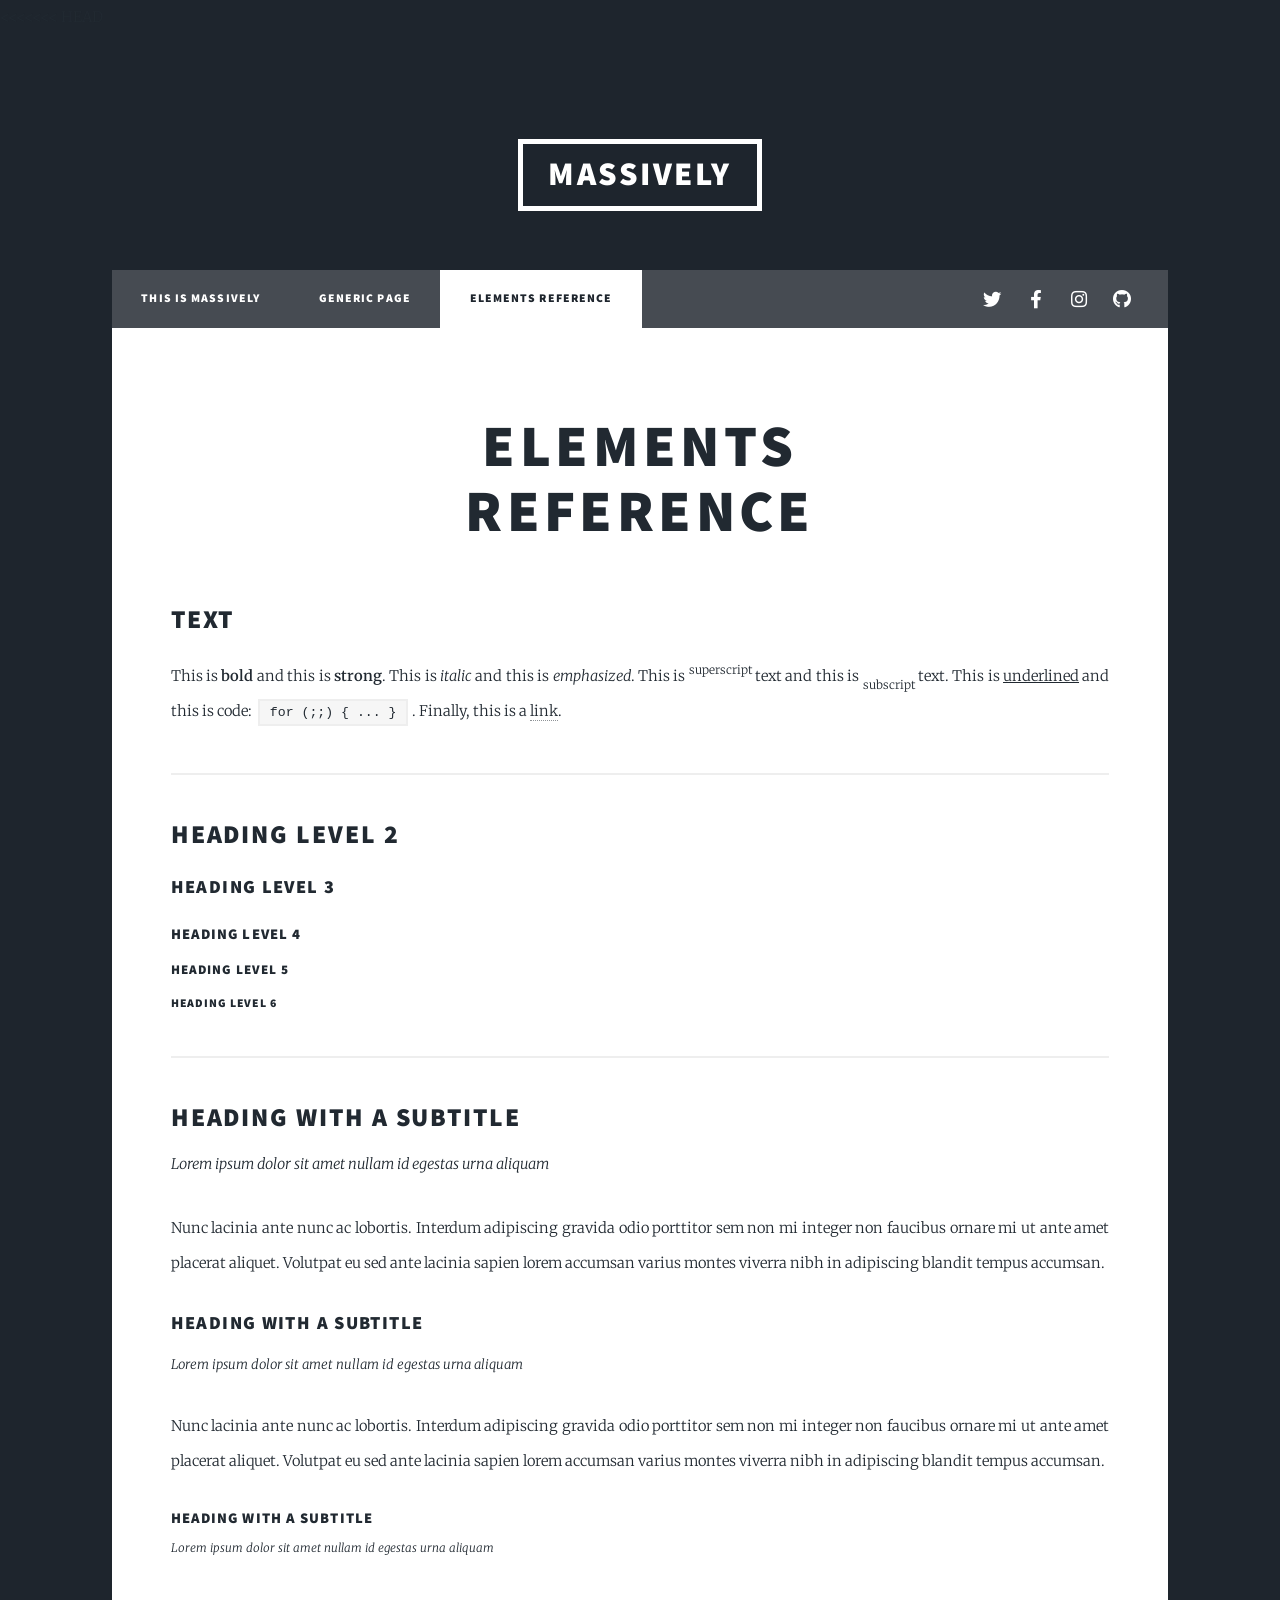
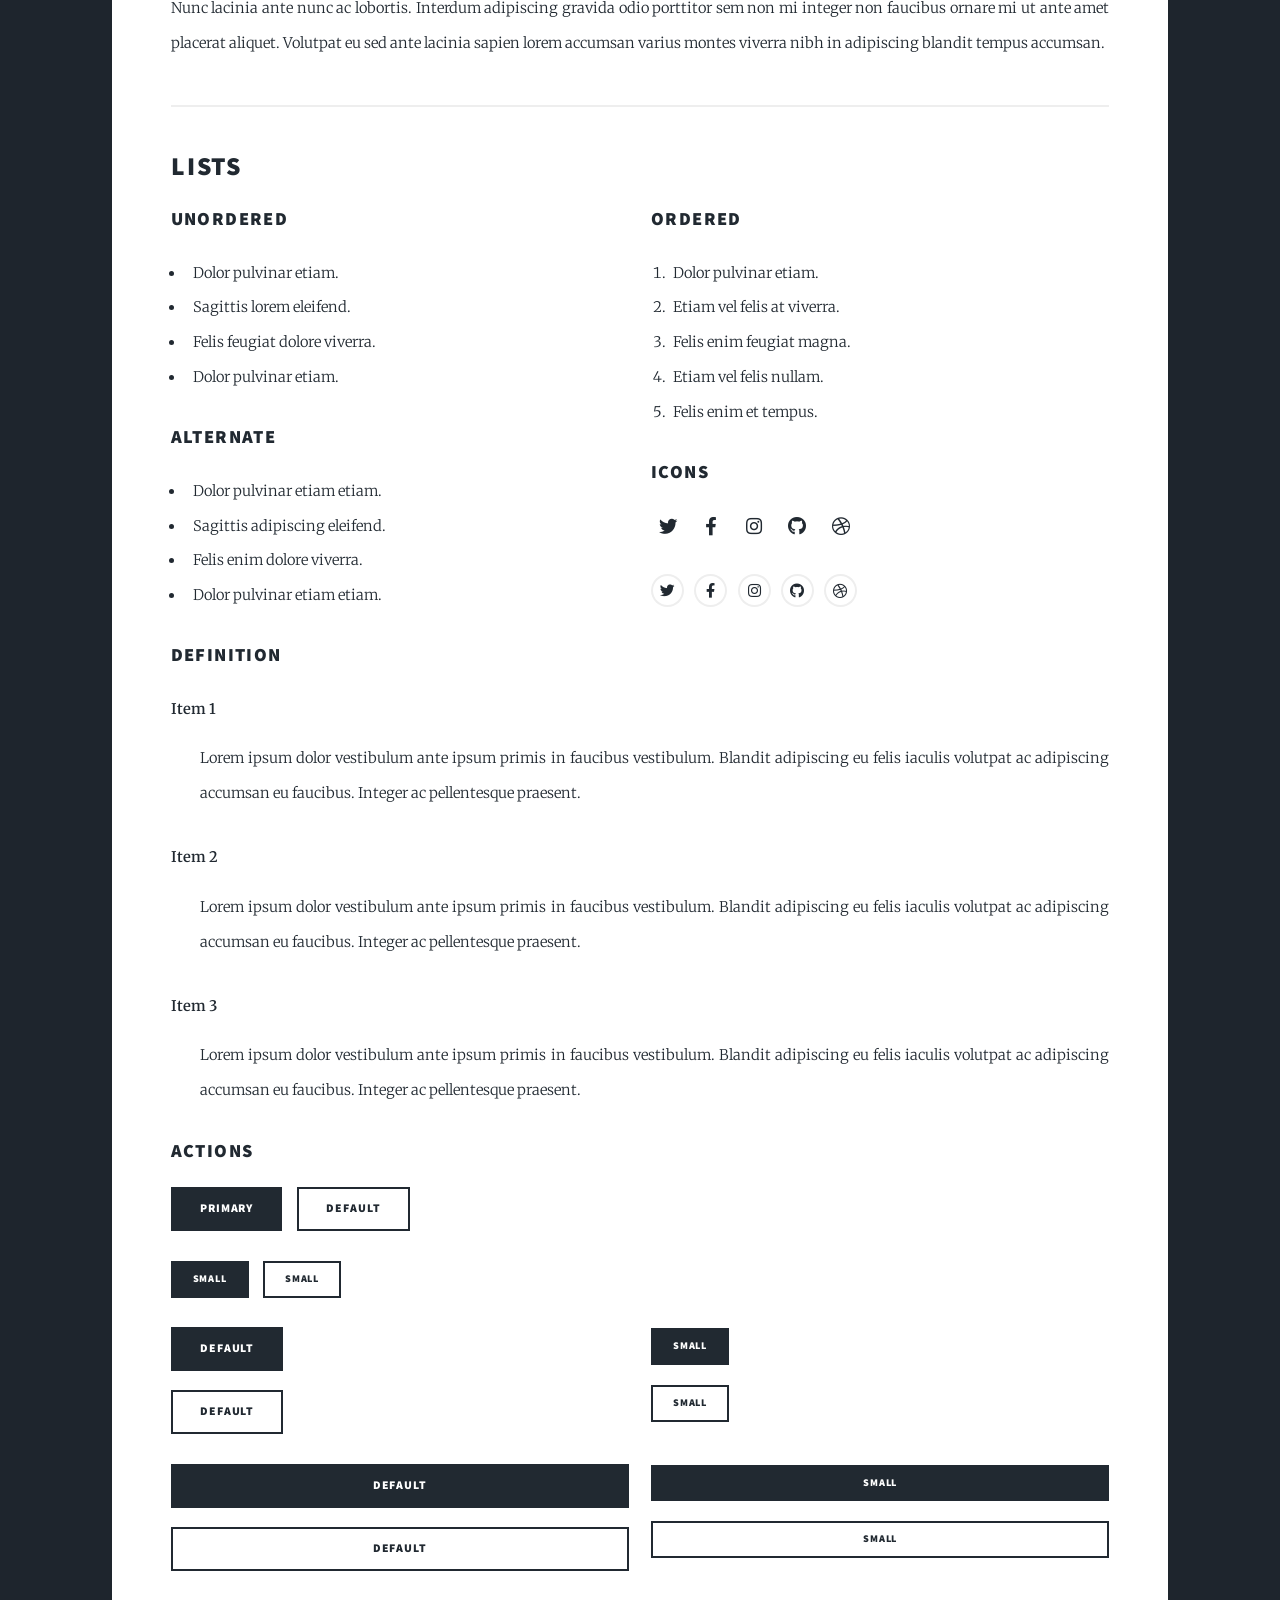
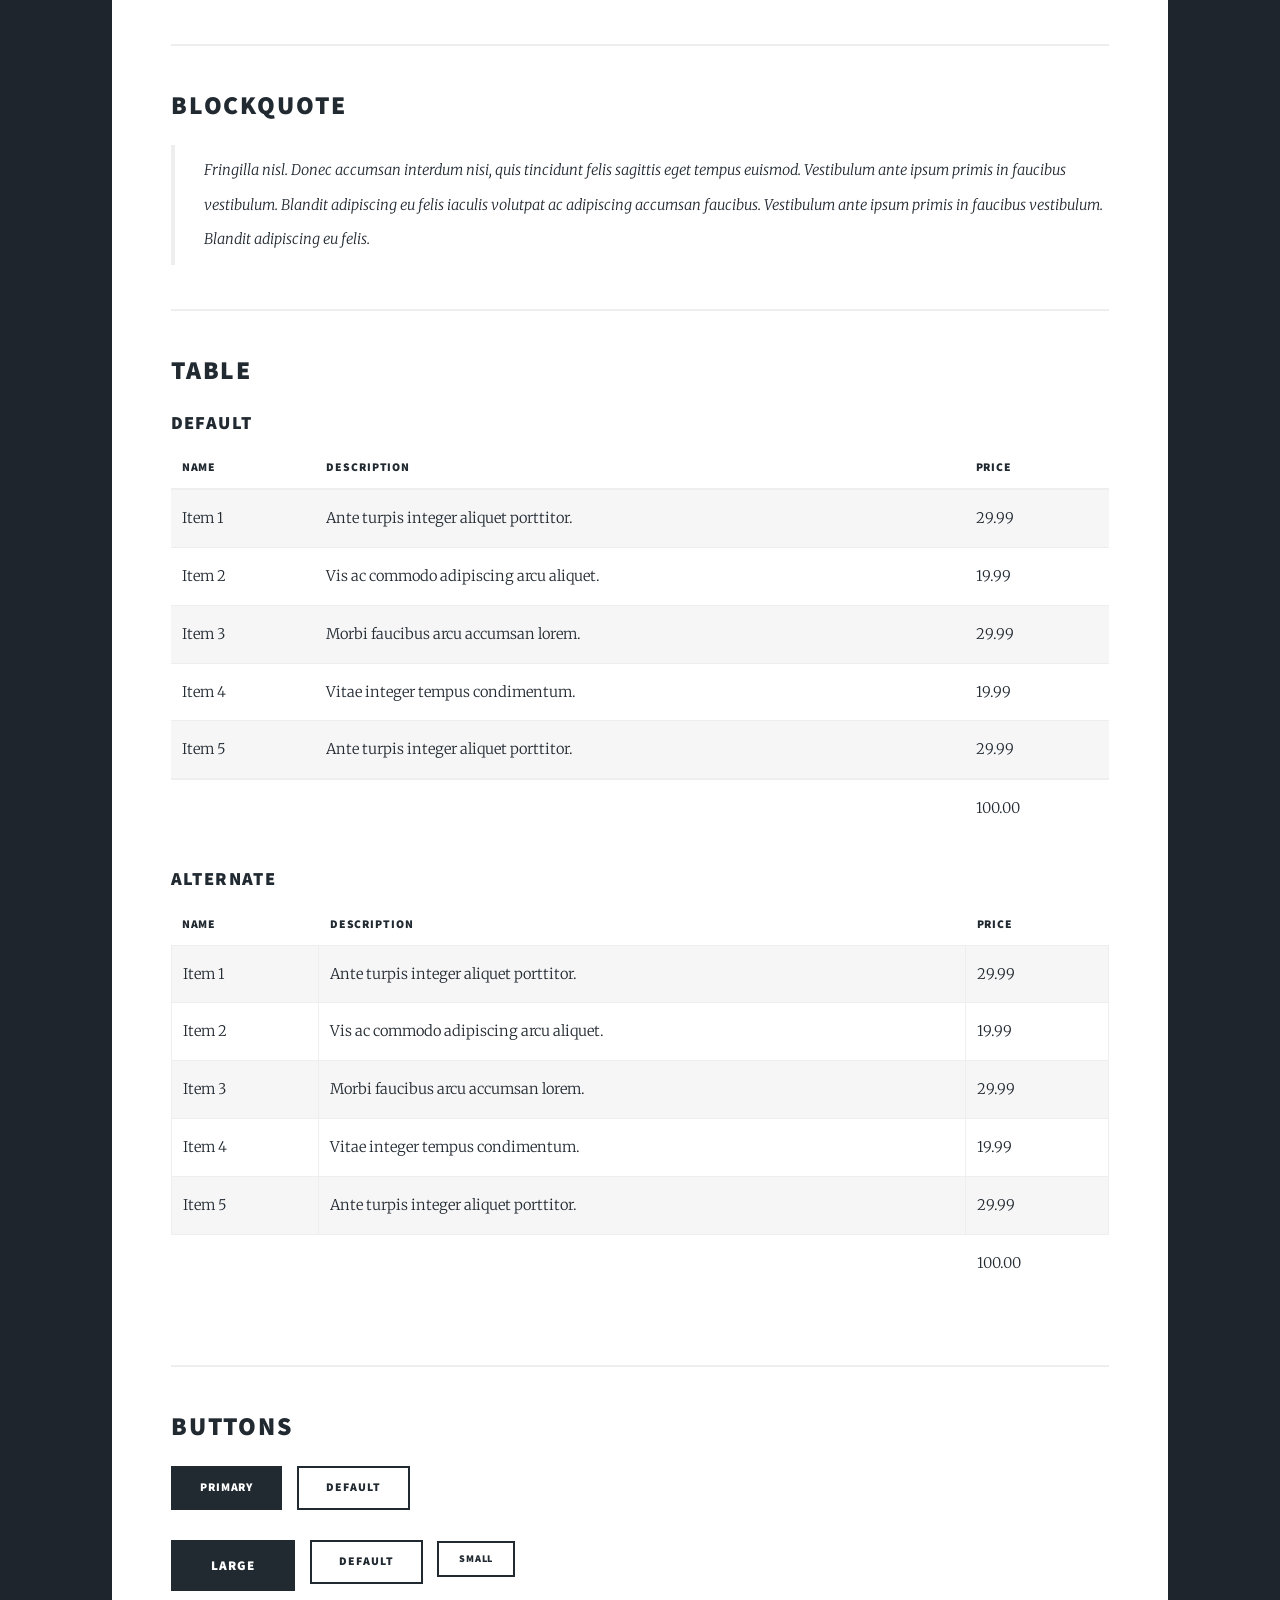
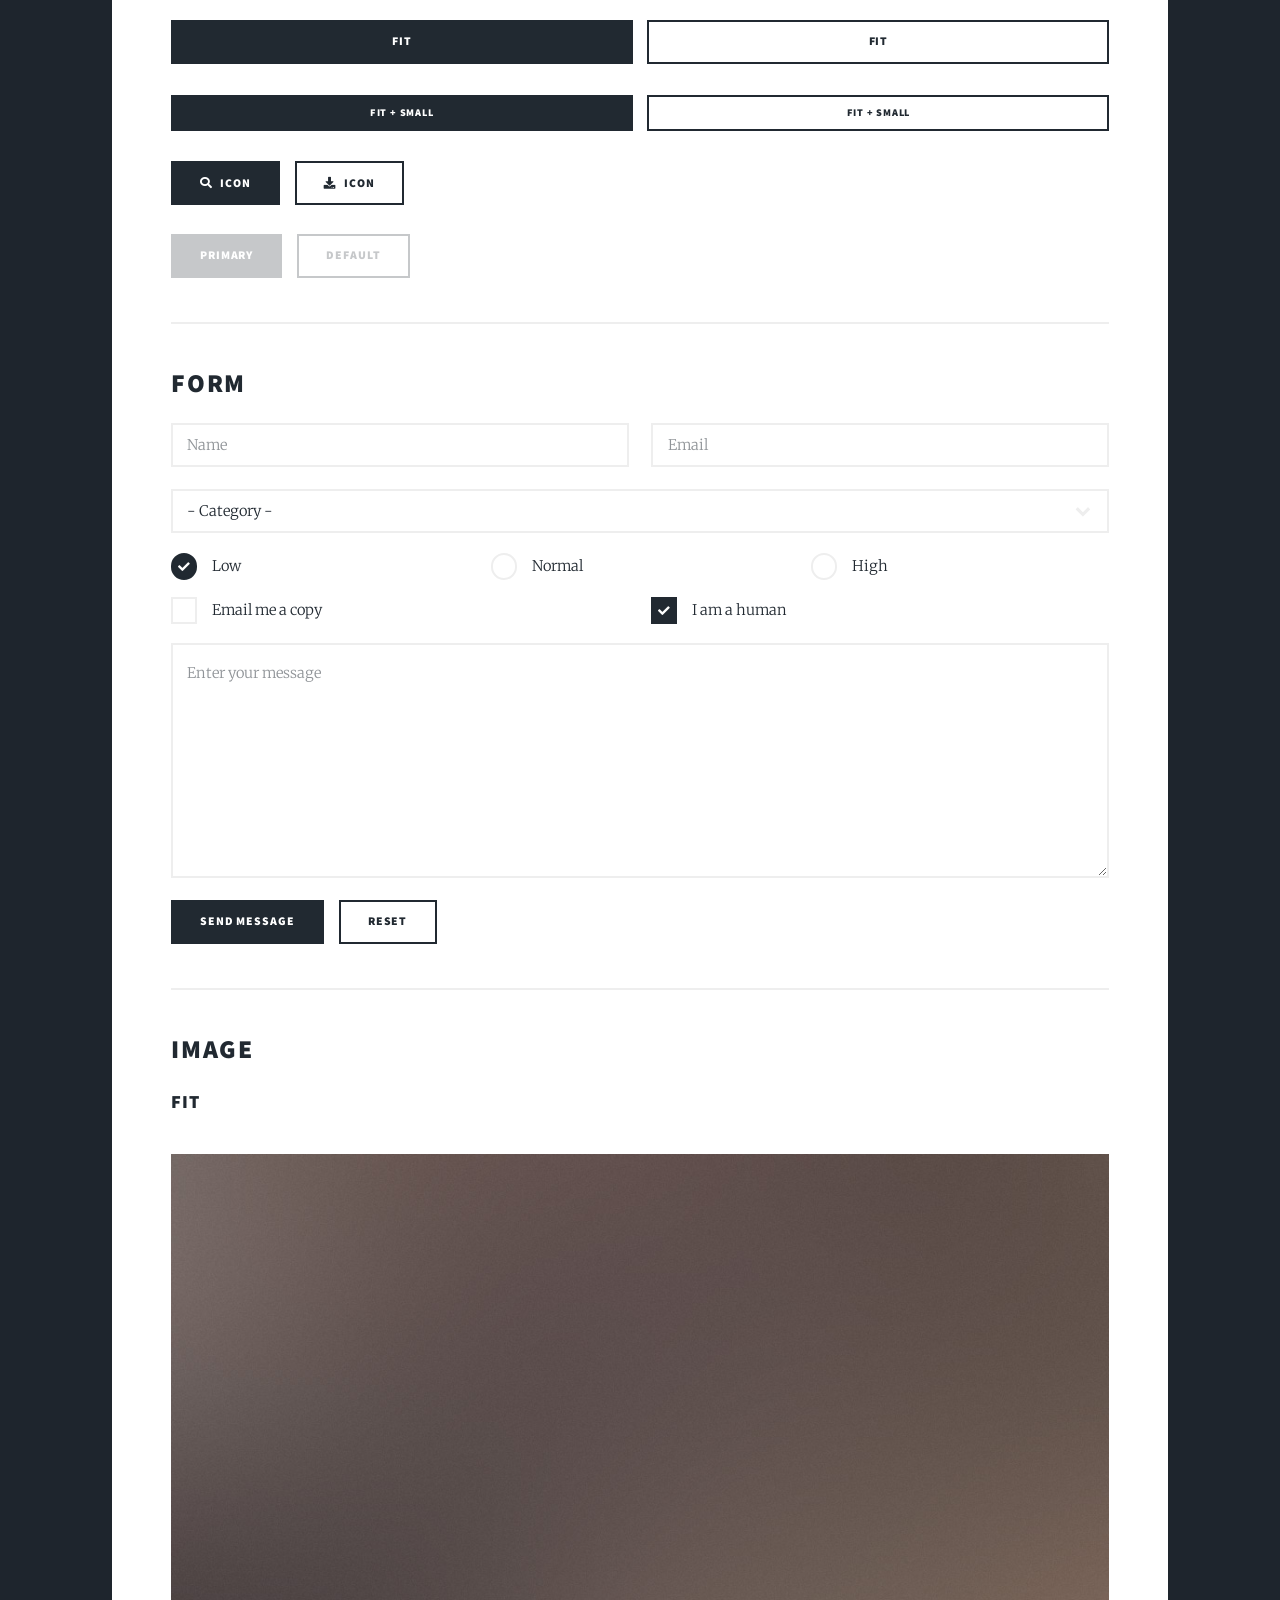
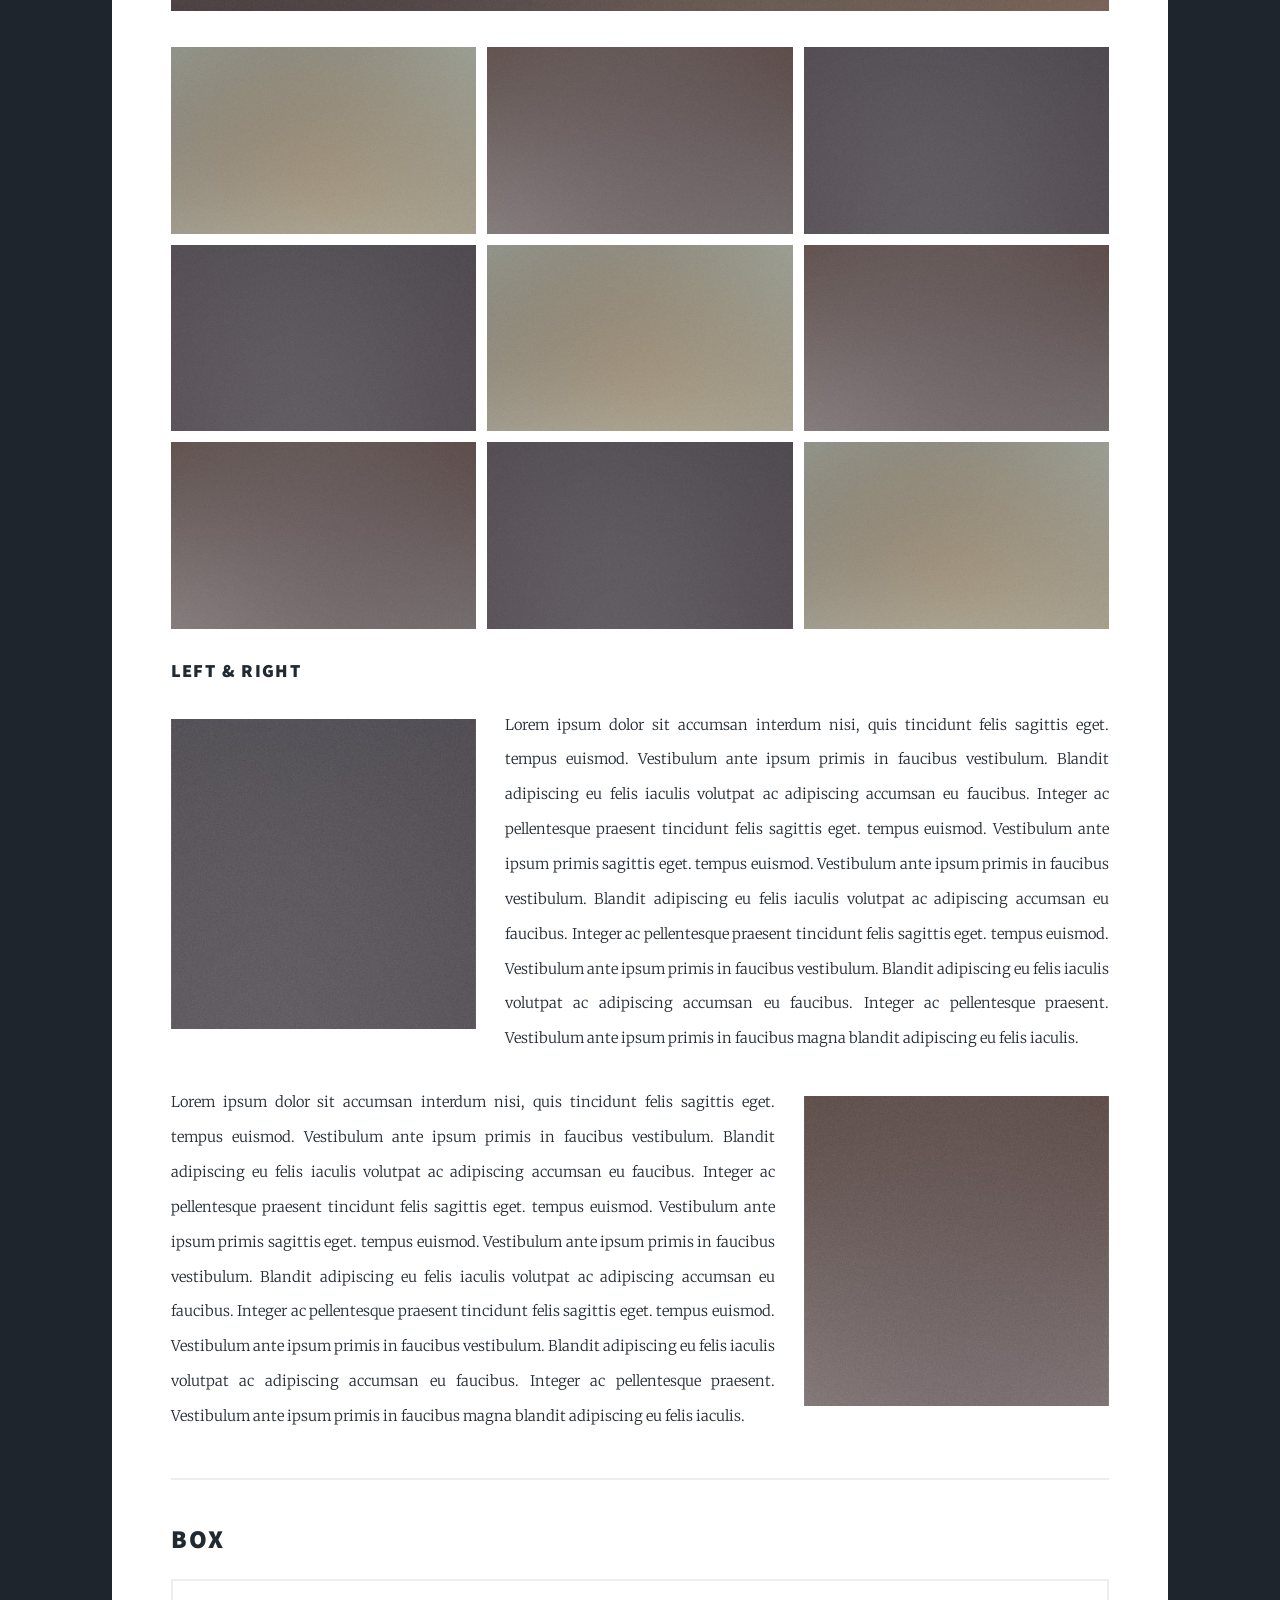
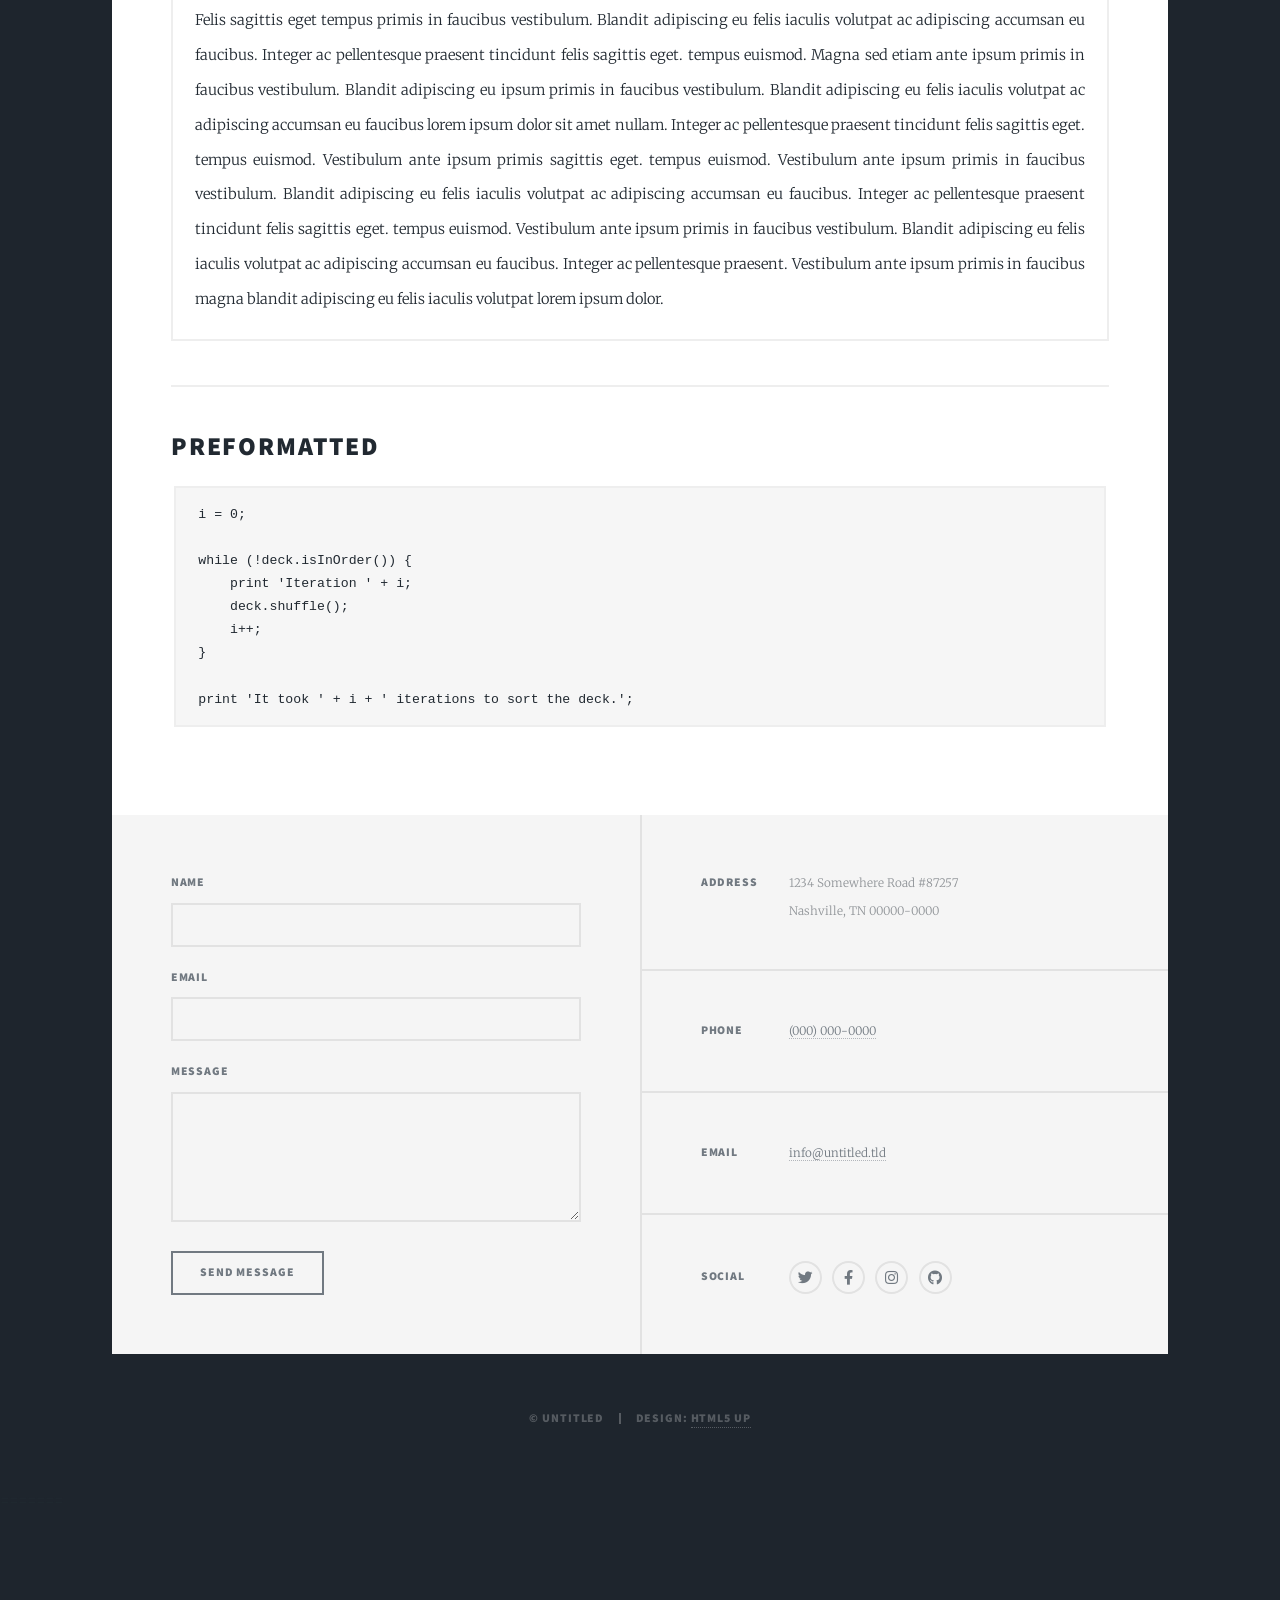
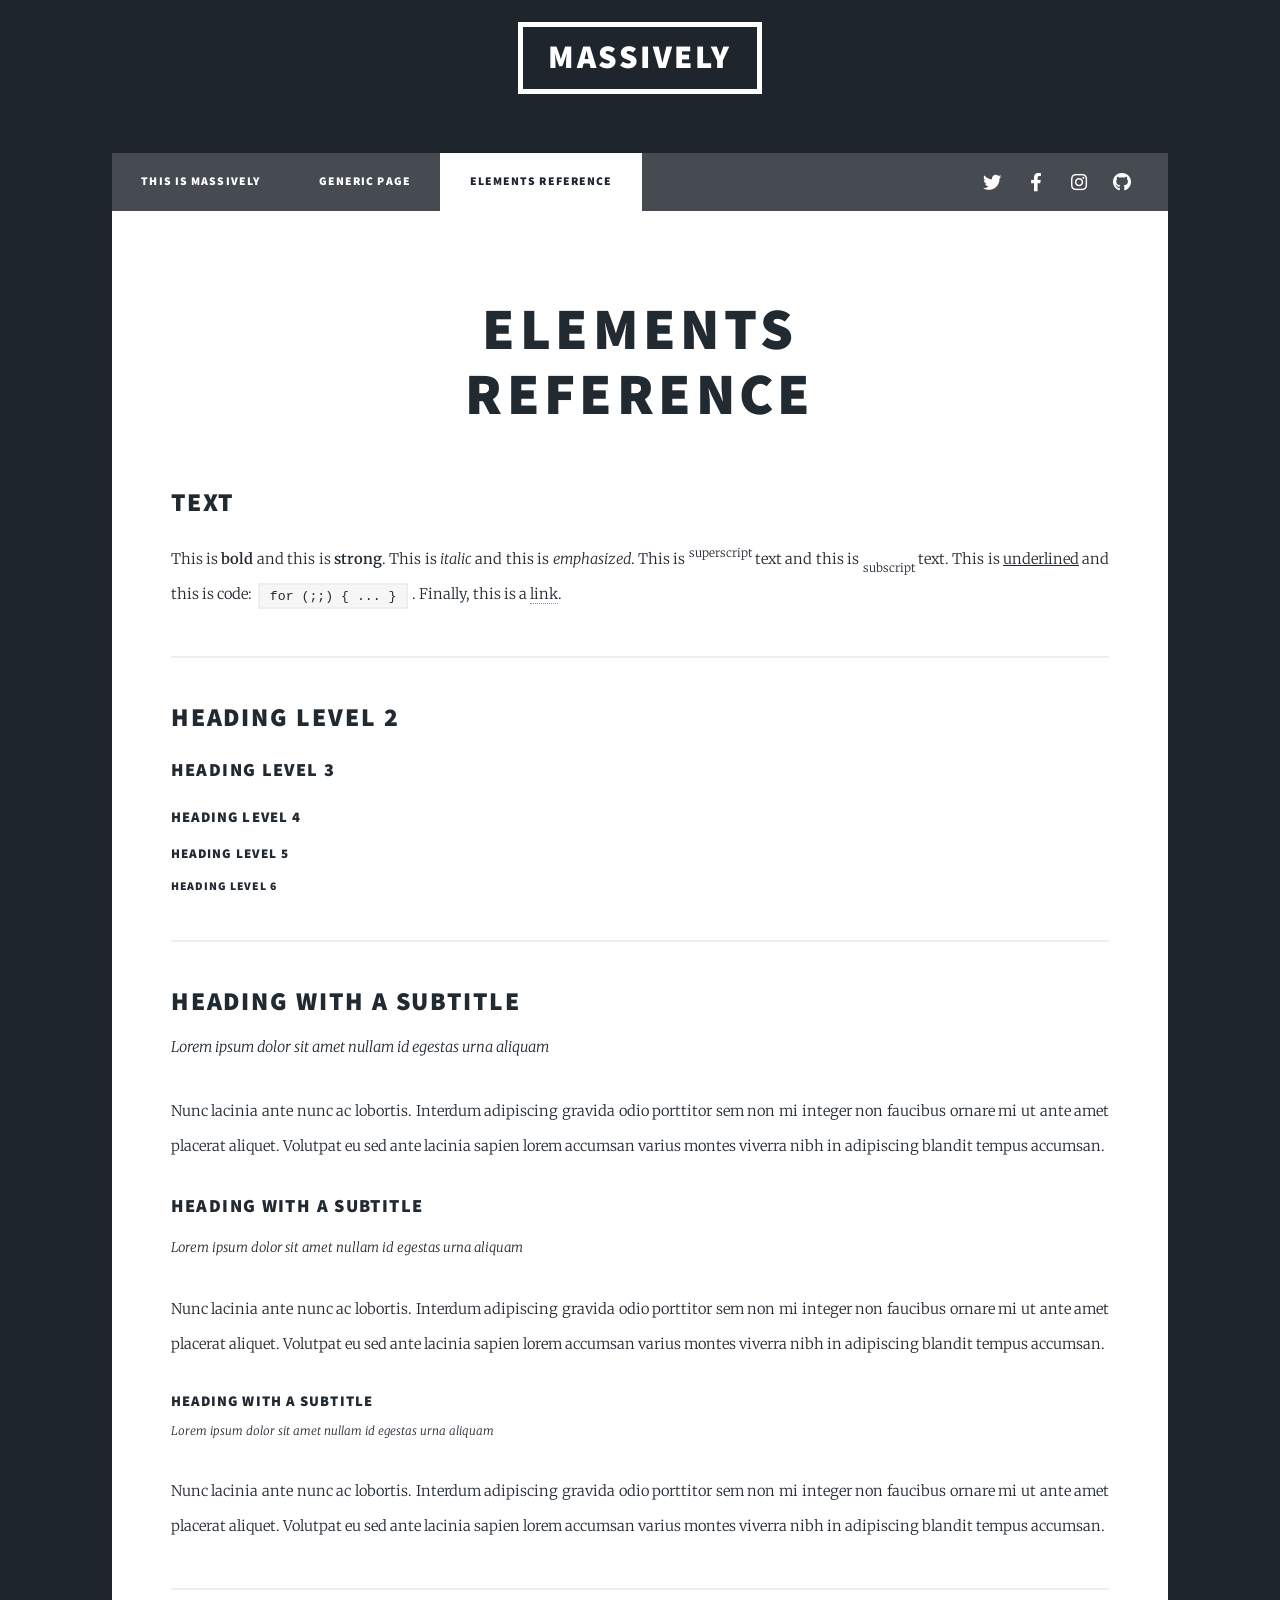
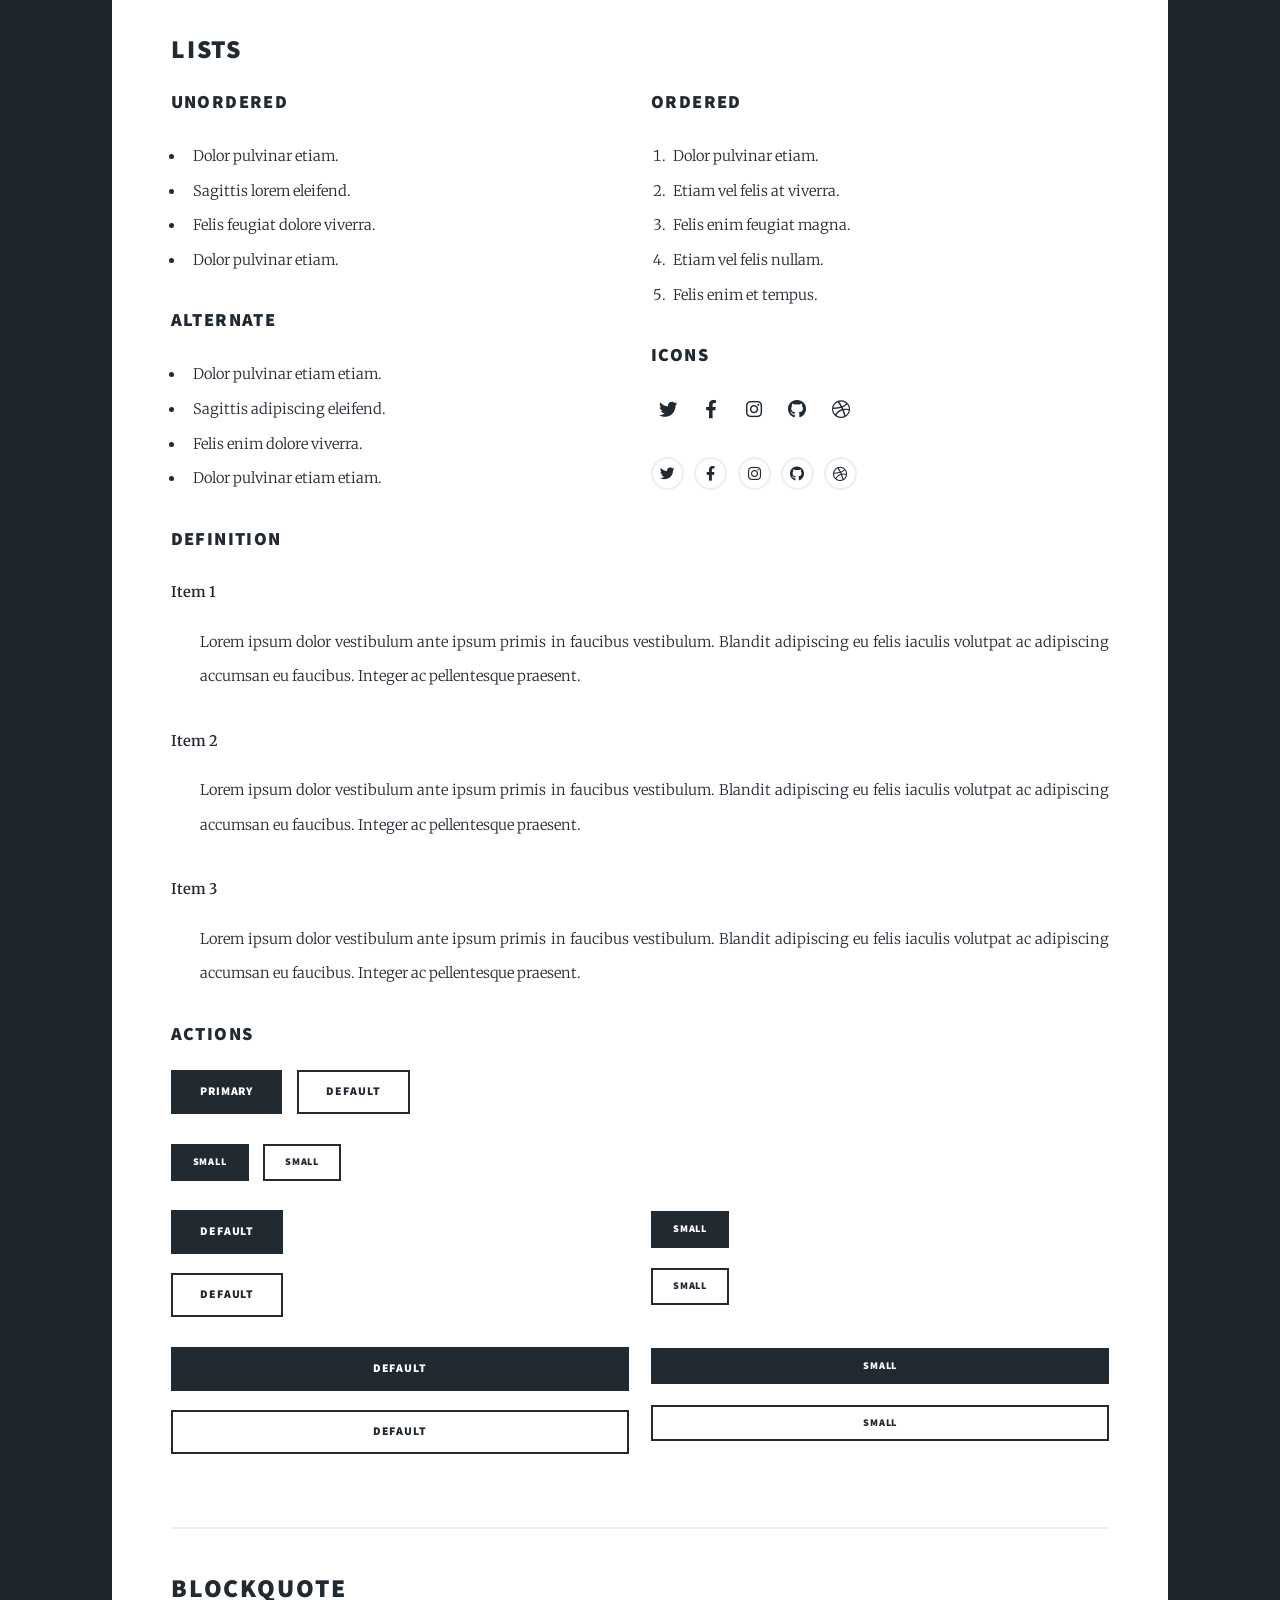
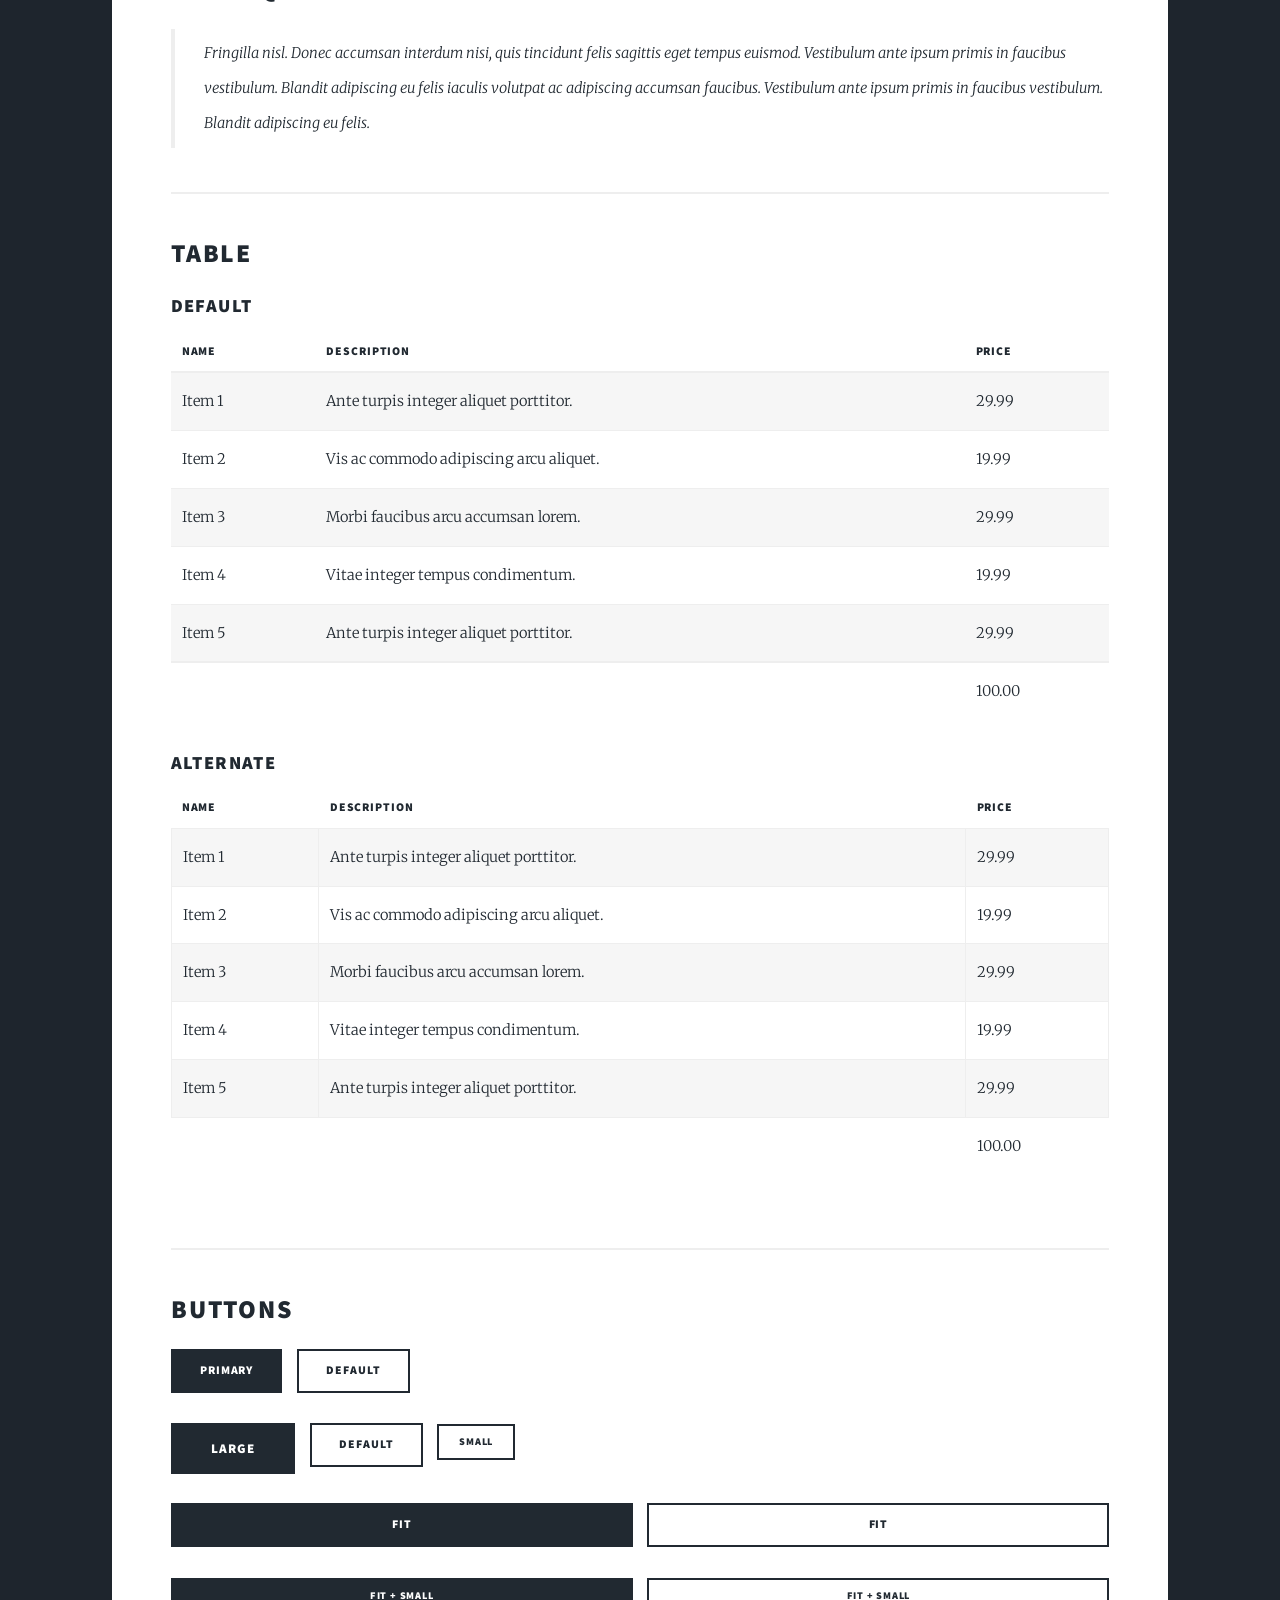
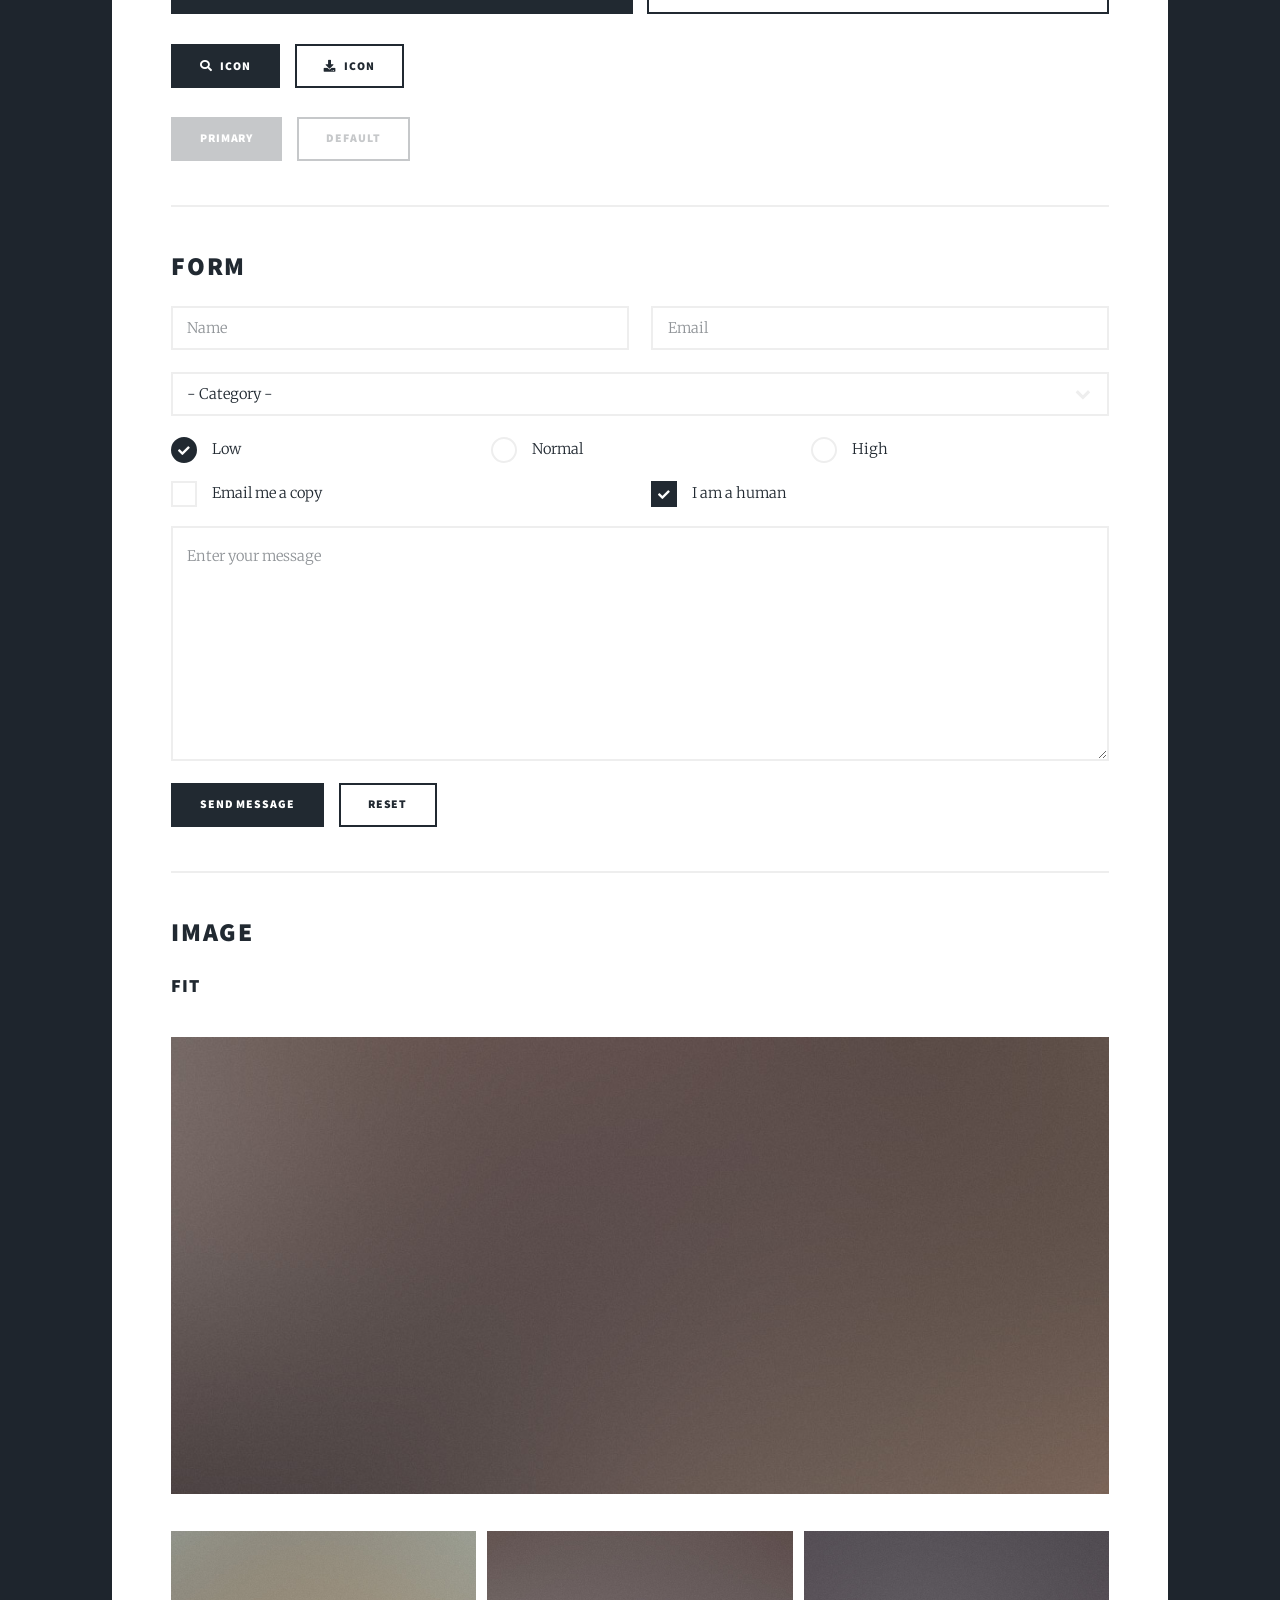
<file: elements.html>
<<<<<<< HEAD
<!DOCTYPE HTML>
<!--
	Massively by HTML5 UP
	html5up.net | @ajlkn
	Free for personal and commercial use under the CCA 3.0 license (html5up.net/license)
-->
<html>
	<head>
		<title>Elements Reference - Massively by HTML5 UP</title>
		<meta charset="utf-8" />
		<meta name="viewport" content="width=device-width, initial-scale=1, user-scalable=no" />
		<link rel="stylesheet" href="assets/css/main.css" />
		<noscript><link rel="stylesheet" href="assets/css/noscript.css" /></noscript>
	</head>
	<body class="is-preload">

		<!-- Wrapper -->
			<div id="wrapper">

				<!-- Header -->
					<header id="header">
						<a href="index.html" class="logo">Massively</a>
					</header>

				<!-- Nav -->
					<nav id="nav">
						<ul class="links">
							<li><a href="index.html">This is Massively</a></li>
							<li><a href="generic.html">Generic Page</a></li>
							<li class="active"><a href="elements.html">Elements Reference</a></li>
						</ul>
						<ul class="icons">
							<li><a href="#" class="icon brands fa-twitter"><span class="label">Twitter</span></a></li>
							<li><a href="#" class="icon brands fa-facebook-f"><span class="label">Facebook</span></a></li>
							<li><a href="#" class="icon brands fa-instagram"><span class="label">Instagram</span></a></li>
							<li><a href="#" class="icon brands fa-github"><span class="label">GitHub</span></a></li>
						</ul>
					</nav>

				<!-- Main -->
					<div id="main">

						<!-- Post -->
							<section class="post">
								<header class="major">
									<h1>Elements<br />
									Reference</h1>
								</header>

								<!-- Text stuff -->
									<h2>Text</h2>
									<p>This is <b>bold</b> and this is <strong>strong</strong>. This is <i>italic</i> and this is <em>emphasized</em>.
									This is <sup>superscript</sup> text and this is <sub>subscript</sub> text.
									This is <u>underlined</u> and this is code: <code>for (;;) { ... }</code>.
									Finally, this is a <a href="#">link</a>.</p>
									<hr />
									<h2>Heading Level 2</h2>
									<h3>Heading Level 3</h3>
									<h4>Heading Level 4</h4>
									<h5>Heading Level 5</h5>
									<h6>Heading Level 6</h6>
									<hr />
									<header>
										<h2>Heading with a Subtitle</h2>
										<p>Lorem ipsum dolor sit amet nullam id egestas urna aliquam</p>
									</header>
									<p>Nunc lacinia ante nunc ac lobortis. Interdum adipiscing gravida odio porttitor sem non mi integer non faucibus ornare mi ut ante amet placerat aliquet. Volutpat eu sed ante lacinia sapien lorem accumsan varius montes viverra nibh in adipiscing blandit tempus accumsan.</p>
									<header>
										<h3>Heading with a Subtitle</h3>
										<p>Lorem ipsum dolor sit amet nullam id egestas urna aliquam</p>
									</header>
									<p>Nunc lacinia ante nunc ac lobortis. Interdum adipiscing gravida odio porttitor sem non mi integer non faucibus ornare mi ut ante amet placerat aliquet. Volutpat eu sed ante lacinia sapien lorem accumsan varius montes viverra nibh in adipiscing blandit tempus accumsan.</p>
									<header>
										<h4>Heading with a Subtitle</h4>
										<p>Lorem ipsum dolor sit amet nullam id egestas urna aliquam</p>
									</header>
									<p>Nunc lacinia ante nunc ac lobortis. Interdum adipiscing gravida odio porttitor sem non mi integer non faucibus ornare mi ut ante amet placerat aliquet. Volutpat eu sed ante lacinia sapien lorem accumsan varius montes viverra nibh in adipiscing blandit tempus accumsan.</p>

									<hr />

								<!-- Lists -->
									<h2>Lists</h2>
									<div class="row">
										<div class="col-6 col-12-small">

											<h3>Unordered</h3>
											<ul>
												<li>Dolor pulvinar etiam.</li>
												<li>Sagittis lorem eleifend.</li>
												<li>Felis feugiat dolore viverra.</li>
												<li>Dolor pulvinar etiam.</li>
											</ul>

											<h3>Alternate</h3>
											<ul class="alt">
												<li>Dolor pulvinar etiam etiam.</li>
												<li>Sagittis adipiscing eleifend.</li>
												<li>Felis enim dolore viverra.</li>
												<li>Dolor pulvinar etiam etiam.</li>
											</ul>

										</div>
										<div class="col-6 col-12-small">

											<h3>Ordered</h3>
											<ol>
												<li>Dolor pulvinar etiam.</li>
												<li>Etiam vel felis at viverra.</li>
												<li>Felis enim feugiat magna.</li>
												<li>Etiam vel felis nullam.</li>
												<li>Felis enim et tempus.</li>
											</ol>

											<h3>Icons</h3>
											<ul class="icons">
												<li><a href="#" class="icon brands fa-twitter"><span class="label">Twitter</span></a></li>
												<li><a href="#" class="icon brands fa-facebook-f"><span class="label">Facebook</span></a></li>
												<li><a href="#" class="icon brands fa-instagram"><span class="label">Instagram</span></a></li>
												<li><a href="#" class="icon brands fa-github"><span class="label">Github</span></a></li>
												<li><a href="#" class="icon brands fa-dribbble"><span class="label">Dribbble</span></a></li>
											</ul>
											<ul class="icons alt">
												<li><a href="#" class="icon brands alt fa-twitter"><span class="label">Twitter</span></a></li>
												<li><a href="#" class="icon brands alt fa-facebook-f"><span class="label">Facebook</span></a></li>
												<li><a href="#" class="icon brands alt fa-instagram"><span class="label">Instagram</span></a></li>
												<li><a href="#" class="icon brands alt fa-github"><span class="label">Github</span></a></li>
												<li><a href="#" class="icon brands alt fa-dribbble"><span class="label">Dribbble</span></a></li>
											</ul>

										</div>
									</div>
									<h3>Definition</h3>
									<dl>
										<dt>Item 1</dt>
										<dd>
											<p>Lorem ipsum dolor vestibulum ante ipsum primis in faucibus vestibulum. Blandit adipiscing eu felis iaculis volutpat ac adipiscing accumsan eu faucibus. Integer ac pellentesque praesent.</p>
										</dd>
										<dt>Item 2</dt>
										<dd>
											<p>Lorem ipsum dolor vestibulum ante ipsum primis in faucibus vestibulum. Blandit adipiscing eu felis iaculis volutpat ac adipiscing accumsan eu faucibus. Integer ac pellentesque praesent.</p>
										</dd>
										<dt>Item 3</dt>
										<dd>
											<p>Lorem ipsum dolor vestibulum ante ipsum primis in faucibus vestibulum. Blandit adipiscing eu felis iaculis volutpat ac adipiscing accumsan eu faucibus. Integer ac pellentesque praesent.</p>
										</dd>
									</dl>

									<h3>Actions</h3>
									<ul class="actions">
										<li><a href="#" class="button primary">Primary</a></li>
										<li><a href="#" class="button">Default</a></li>
									</ul>
									<ul class="actions small">
										<li><a href="#" class="button primary small">Small</a></li>
										<li><a href="#" class="button small">Small</a></li>
									</ul>
									<div class="row">
										<div class="col-6 col-12-small">
											<ul class="actions stacked">
												<li><a href="#" class="button primary">Default</a></li>
												<li><a href="#" class="button">Default</a></li>
											</ul>
										</div>
										<div class="col-6 col-12-small">
											<ul class="actions stacked">
												<li><a href="#" class="button primary small">Small</a></li>
												<li><a href="#" class="button small">Small</a></li>
											</ul>
										</div>
									</div>
									<div class="row">
										<div class="col-6 col-12-small">
											<ul class="actions stacked">
												<li><a href="#" class="button primary fit">Default</a></li>
												<li><a href="#" class="button fit">Default</a></li>
											</ul>
										</div>
										<div class="col-6 col-12-small">
											<ul class="actions stacked">
												<li><a href="#" class="button primary small fit">Small</a></li>
												<li><a href="#" class="button small fit">Small</a></li>
											</ul>
										</div>
									</div>

									<hr />

								<!-- Blockquote -->
									<h2>Blockquote</h2>
									<blockquote>Fringilla nisl. Donec accumsan interdum nisi, quis tincidunt felis sagittis eget tempus euismod. Vestibulum ante ipsum primis in faucibus vestibulum. Blandit adipiscing eu felis iaculis volutpat ac adipiscing accumsan faucibus. Vestibulum ante ipsum primis in faucibus vestibulum. Blandit adipiscing eu felis.</blockquote>

									<hr />

								<!-- Table -->
									<h2>Table</h2>

									<h3>Default</h3>
									<div class="table-wrapper">
										<table>
											<thead>
												<tr>
													<th>Name</th>
													<th>Description</th>
													<th>Price</th>
												</tr>
											</thead>
											<tbody>
												<tr>
													<td>Item 1</td>
													<td>Ante turpis integer aliquet porttitor.</td>
													<td>29.99</td>
												</tr>
												<tr>
													<td>Item 2</td>
													<td>Vis ac commodo adipiscing arcu aliquet.</td>
													<td>19.99</td>
												</tr>
												<tr>
													<td>Item 3</td>
													<td> Morbi faucibus arcu accumsan lorem.</td>
													<td>29.99</td>
												</tr>
												<tr>
													<td>Item 4</td>
													<td>Vitae integer tempus condimentum.</td>
													<td>19.99</td>
												</tr>
												<tr>
													<td>Item 5</td>
													<td>Ante turpis integer aliquet porttitor.</td>
													<td>29.99</td>
												</tr>
											</tbody>
											<tfoot>
												<tr>
													<td colspan="2"></td>
													<td>100.00</td>
												</tr>
											</tfoot>
										</table>
									</div>

									<h3>Alternate</h3>
									<div class="table-wrapper">
										<table class="alt">
											<thead>
												<tr>
													<th>Name</th>
													<th>Description</th>
													<th>Price</th>
												</tr>
											</thead>
											<tbody>
												<tr>
													<td>Item 1</td>
													<td>Ante turpis integer aliquet porttitor.</td>
													<td>29.99</td>
												</tr>
												<tr>
													<td>Item 2</td>
													<td>Vis ac commodo adipiscing arcu aliquet.</td>
													<td>19.99</td>
												</tr>
												<tr>
													<td>Item 3</td>
													<td> Morbi faucibus arcu accumsan lorem.</td>
													<td>29.99</td>
												</tr>
												<tr>
													<td>Item 4</td>
													<td>Vitae integer tempus condimentum.</td>
													<td>19.99</td>
												</tr>
												<tr>
													<td>Item 5</td>
													<td>Ante turpis integer aliquet porttitor.</td>
													<td>29.99</td>
												</tr>
											</tbody>
											<tfoot>
												<tr>
													<td colspan="2"></td>
													<td>100.00</td>
												</tr>
											</tfoot>
										</table>
									</div>

									<hr />

								<!-- Buttons -->
									<h2>Buttons</h2>
									<ul class="actions">
										<li><a href="#" class="button primary">Primary</a></li>
										<li><a href="#" class="button">Default</a></li>
									</ul>
									<ul class="actions">
										<li><a href="#" class="button primary large">Large</a></li>
										<li><a href="#" class="button">Default</a></li>
										<li><a href="#" class="button small">Small</a></li>
									</ul>
									<ul class="actions fit">
										<li><a href="#" class="button primary fit">Fit</a></li>
										<li><a href="#" class="button fit">Fit</a></li>
									</ul>
									<ul class="actions fit small">
										<li><a href="#" class="button primary fit small">Fit + Small</a></li>
										<li><a href="#" class="button fit small">Fit + Small</a></li>
									</ul>
									<ul class="actions">
										<li><a href="#" class="button primary icon solid fa-search">Icon</a></li>
										<li><a href="#" class="button icon solid fa-download">Icon</a></li>
									</ul>
									<ul class="actions">
										<li><span class="button primary disabled">Primary</span></li>
										<li><span class="button disabled">Default</span></li>
									</ul>

									<hr />

								<!-- Form -->
									<h2>Form</h2>

									<form method="post" action="#">
										<div class="row gtr-uniform">
											<div class="col-6 col-12-xsmall">
												<input type="text" name="demo-name" id="demo-name" value="" placeholder="Name" />
											</div>
											<div class="col-6 col-12-xsmall">
												<input type="email" name="demo-email" id="demo-email" value="" placeholder="Email" />
											</div>
											<!-- Break -->
											<div class="col-12">
												<select name="demo-category" id="demo-category">
													<option value="">- Category -</option>
													<option value="1">Manufacturing</option>
													<option value="1">Shipping</option>
													<option value="1">Administration</option>
													<option value="1">Human Resources</option>
												</select>
											</div>
											<!-- Break -->
											<div class="col-4 col-12-small">
												<input type="radio" id="demo-priority-low" name="demo-priority" checked>
												<label for="demo-priority-low">Low</label>
											</div>
											<div class="col-4 col-12-small">
												<input type="radio" id="demo-priority-normal" name="demo-priority">
												<label for="demo-priority-normal">Normal</label>
											</div>
											<div class="col-4 col-12-small">
												<input type="radio" id="demo-priority-high" name="demo-priority">
												<label for="demo-priority-high">High</label>
											</div>
											<!-- Break -->
											<div class="col-6 col-12-small">
												<input type="checkbox" id="demo-copy" name="demo-copy">
												<label for="demo-copy">Email me a copy</label>
											</div>
											<div class="col-6 col-12-small">
												<input type="checkbox" id="demo-human" name="demo-human" checked>
												<label for="demo-human">I am a human</label>
											</div>
											<!-- Break -->
											<div class="col-12">
												<textarea name="demo-message" id="demo-message" placeholder="Enter your message" rows="6"></textarea>
											</div>
											<!-- Break -->
											<div class="col-12">
												<ul class="actions">
													<li><input type="submit" value="Send Message" class="primary" /></li>
													<li><input type="reset" value="Reset" /></li>
												</ul>
											</div>
										</div>
									</form>

									<hr />

								<!-- Image -->
									<h2>Image</h2>

									<h3>Fit</h3>
									<span class="image fit"><img src="images/pic01.jpg" alt="" /></span>
									<div class="box alt">
										<div class="row gtr-50 gtr-uniform">
											<div class="col-4"><span class="image fit"><img src="images/pic02.jpg" alt="" /></span></div>
											<div class="col-4"><span class="image fit"><img src="images/pic03.jpg" alt="" /></span></div>
											<div class="col-4"><span class="image fit"><img src="images/pic04.jpg" alt="" /></span></div>
											<!-- Break -->
											<div class="col-4"><span class="image fit"><img src="images/pic04.jpg" alt="" /></span></div>
											<div class="col-4"><span class="image fit"><img src="images/pic02.jpg" alt="" /></span></div>
											<div class="col-4"><span class="image fit"><img src="images/pic03.jpg" alt="" /></span></div>
											<!-- Break -->
											<div class="col-4"><span class="image fit"><img src="images/pic03.jpg" alt="" /></span></div>
											<div class="col-4"><span class="image fit"><img src="images/pic04.jpg" alt="" /></span></div>
											<div class="col-4"><span class="image fit"><img src="images/pic02.jpg" alt="" /></span></div>
										</div>
									</div>

									<h3>Left &amp; Right</h3>
									<p><span class="image left"><img src="images/pic08.jpg" alt="" /></span>Lorem ipsum dolor sit accumsan interdum nisi, quis tincidunt felis sagittis eget. tempus euismod. Vestibulum ante ipsum primis in faucibus vestibulum. Blandit adipiscing eu felis iaculis volutpat ac adipiscing accumsan eu faucibus. Integer ac pellentesque praesent tincidunt felis sagittis eget. tempus euismod. Vestibulum ante ipsum primis sagittis eget. tempus euismod. Vestibulum ante ipsum primis in faucibus vestibulum. Blandit adipiscing eu felis iaculis volutpat ac adipiscing accumsan eu faucibus. Integer ac pellentesque praesent tincidunt felis sagittis eget. tempus euismod. Vestibulum ante ipsum primis in faucibus vestibulum. Blandit adipiscing eu felis iaculis volutpat ac adipiscing accumsan eu faucibus. Integer ac pellentesque praesent. Vestibulum ante ipsum primis in faucibus magna blandit adipiscing eu felis iaculis.</p>
									<p><span class="image right"><img src="images/pic09.jpg" alt="" /></span>Lorem ipsum dolor sit accumsan interdum nisi, quis tincidunt felis sagittis eget. tempus euismod. Vestibulum ante ipsum primis in faucibus vestibulum. Blandit adipiscing eu felis iaculis volutpat ac adipiscing accumsan eu faucibus. Integer ac pellentesque praesent tincidunt felis sagittis eget. tempus euismod. Vestibulum ante ipsum primis sagittis eget. tempus euismod. Vestibulum ante ipsum primis in faucibus vestibulum. Blandit adipiscing eu felis iaculis volutpat ac adipiscing accumsan eu faucibus. Integer ac pellentesque praesent tincidunt felis sagittis eget. tempus euismod. Vestibulum ante ipsum primis in faucibus vestibulum. Blandit adipiscing eu felis iaculis volutpat ac adipiscing accumsan eu faucibus. Integer ac pellentesque praesent. Vestibulum ante ipsum primis in faucibus magna blandit adipiscing eu felis iaculis.</p>

									<hr />

								<!-- Box -->
									<h2>Box</h2>
									<div class="box">
										<p>Felis sagittis eget tempus primis in faucibus vestibulum. Blandit adipiscing eu felis iaculis volutpat ac adipiscing accumsan eu faucibus. Integer ac pellentesque praesent tincidunt felis sagittis eget. tempus euismod. Magna sed etiam ante ipsum primis in faucibus vestibulum. Blandit adipiscing eu ipsum primis in faucibus vestibulum. Blandit adipiscing eu felis iaculis volutpat ac adipiscing accumsan eu faucibus lorem ipsum dolor sit amet nullam. Integer ac pellentesque praesent tincidunt felis sagittis eget. tempus euismod. Vestibulum ante ipsum primis sagittis eget. tempus euismod. Vestibulum ante ipsum primis in faucibus vestibulum. Blandit adipiscing eu felis iaculis volutpat ac adipiscing accumsan eu faucibus. Integer ac pellentesque praesent tincidunt felis sagittis eget. tempus euismod. Vestibulum ante ipsum primis in faucibus vestibulum. Blandit adipiscing eu felis iaculis volutpat ac adipiscing accumsan eu faucibus. Integer ac pellentesque praesent. Vestibulum ante ipsum primis in faucibus magna blandit adipiscing eu felis iaculis volutpat lorem ipsum dolor.</p>
									</div>

									<hr />

								<!-- Preformatted Code -->
									<h2>Preformatted</h2>
									<pre><code>i = 0;

while (!deck.isInOrder()) {
    print 'Iteration ' + i;
    deck.shuffle();
    i++;
}

print 'It took ' + i + ' iterations to sort the deck.';
</code></pre>

							</section>

					</div>

				<!-- Footer -->
					<footer id="footer">
						<section>
							<form method="post" action="#">
								<div class="fields">
									<div class="field">
										<label for="name">Name</label>
										<input type="text" name="name" id="name" />
									</div>
									<div class="field">
										<label for="email">Email</label>
										<input type="text" name="email" id="email" />
									</div>
									<div class="field">
										<label for="message">Message</label>
										<textarea name="message" id="message" rows="3"></textarea>
									</div>
								</div>
								<ul class="actions">
									<li><input type="submit" value="Send Message" /></li>
								</ul>
							</form>
						</section>
						<section class="split contact">
							<section class="alt">
								<h3>Address</h3>
								<p>1234 Somewhere Road #87257<br />
								Nashville, TN 00000-0000</p>
							</section>
							<section>
								<h3>Phone</h3>
								<p><a href="#">(000) 000-0000</a></p>
							</section>
							<section>
								<h3>Email</h3>
								<p><a href="#">info@untitled.tld</a></p>
							</section>
							<section>
								<h3>Social</h3>
								<ul class="icons alt">
									<li><a href="#" class="icon brands alt fa-twitter"><span class="label">Twitter</span></a></li>
									<li><a href="#" class="icon brands alt fa-facebook-f"><span class="label">Facebook</span></a></li>
									<li><a href="#" class="icon brands alt fa-instagram"><span class="label">Instagram</span></a></li>
									<li><a href="#" class="icon brands alt fa-github"><span class="label">GitHub</span></a></li>
								</ul>
							</section>
						</section>
					</footer>

				<!-- Copyright -->
					<div id="copyright">
						<ul><li>&copy; Untitled</li><li>Design: <a href="https://html5up.net">HTML5 UP</a></li></ul>
					</div>

			</div>

		<!-- Scripts -->
			<script src="assets/js/jquery.min.js"></script>
			<script src="assets/js/jquery.scrollex.min.js"></script>
			<script src="assets/js/jquery.scrolly.min.js"></script>
			<script src="assets/js/browser.min.js"></script>
			<script src="assets/js/breakpoints.min.js"></script>
			<script src="assets/js/util.js"></script>
			<script src="assets/js/main.js"></script>

	</body>
=======
<!DOCTYPE HTML>
<!--
	Massively by HTML5 UP
	html5up.net | @ajlkn
	Free for personal and commercial use under the CCA 3.0 license (html5up.net/license)
-->
<html>
	<head>
		<title>Elements Reference - Massively by HTML5 UP</title>
		<meta charset="utf-8" />
		<meta name="viewport" content="width=device-width, initial-scale=1, user-scalable=no" />
		<link rel="stylesheet" href="assets/css/main.css" />
		<noscript><link rel="stylesheet" href="assets/css/noscript.css" /></noscript>
	</head>
	<body class="is-preload">

		<!-- Wrapper -->
			<div id="wrapper">

				<!-- Header -->
					<header id="header">
						<a href="index.html" class="logo">Massively</a>
					</header>

				<!-- Nav -->
					<nav id="nav">
						<ul class="links">
							<li><a href="index.html">This is Massively</a></li>
							<li><a href="generic.html">Generic Page</a></li>
							<li class="active"><a href="elements.html">Elements Reference</a></li>
						</ul>
						<ul class="icons">
							<li><a href="#" class="icon brands fa-twitter"><span class="label">Twitter</span></a></li>
							<li><a href="#" class="icon brands fa-facebook-f"><span class="label">Facebook</span></a></li>
							<li><a href="#" class="icon brands fa-instagram"><span class="label">Instagram</span></a></li>
							<li><a href="#" class="icon brands fa-github"><span class="label">GitHub</span></a></li>
						</ul>
					</nav>

				<!-- Main -->
					<div id="main">

						<!-- Post -->
							<section class="post">
								<header class="major">
									<h1>Elements<br />
									Reference</h1>
								</header>

								<!-- Text stuff -->
									<h2>Text</h2>
									<p>This is <b>bold</b> and this is <strong>strong</strong>. This is <i>italic</i> and this is <em>emphasized</em>.
									This is <sup>superscript</sup> text and this is <sub>subscript</sub> text.
									This is <u>underlined</u> and this is code: <code>for (;;) { ... }</code>.
									Finally, this is a <a href="#">link</a>.</p>
									<hr />
									<h2>Heading Level 2</h2>
									<h3>Heading Level 3</h3>
									<h4>Heading Level 4</h4>
									<h5>Heading Level 5</h5>
									<h6>Heading Level 6</h6>
									<hr />
									<header>
										<h2>Heading with a Subtitle</h2>
										<p>Lorem ipsum dolor sit amet nullam id egestas urna aliquam</p>
									</header>
									<p>Nunc lacinia ante nunc ac lobortis. Interdum adipiscing gravida odio porttitor sem non mi integer non faucibus ornare mi ut ante amet placerat aliquet. Volutpat eu sed ante lacinia sapien lorem accumsan varius montes viverra nibh in adipiscing blandit tempus accumsan.</p>
									<header>
										<h3>Heading with a Subtitle</h3>
										<p>Lorem ipsum dolor sit amet nullam id egestas urna aliquam</p>
									</header>
									<p>Nunc lacinia ante nunc ac lobortis. Interdum adipiscing gravida odio porttitor sem non mi integer non faucibus ornare mi ut ante amet placerat aliquet. Volutpat eu sed ante lacinia sapien lorem accumsan varius montes viverra nibh in adipiscing blandit tempus accumsan.</p>
									<header>
										<h4>Heading with a Subtitle</h4>
										<p>Lorem ipsum dolor sit amet nullam id egestas urna aliquam</p>
									</header>
									<p>Nunc lacinia ante nunc ac lobortis. Interdum adipiscing gravida odio porttitor sem non mi integer non faucibus ornare mi ut ante amet placerat aliquet. Volutpat eu sed ante lacinia sapien lorem accumsan varius montes viverra nibh in adipiscing blandit tempus accumsan.</p>

									<hr />

								<!-- Lists -->
									<h2>Lists</h2>
									<div class="row">
										<div class="col-6 col-12-small">

											<h3>Unordered</h3>
											<ul>
												<li>Dolor pulvinar etiam.</li>
												<li>Sagittis lorem eleifend.</li>
												<li>Felis feugiat dolore viverra.</li>
												<li>Dolor pulvinar etiam.</li>
											</ul>

											<h3>Alternate</h3>
											<ul class="alt">
												<li>Dolor pulvinar etiam etiam.</li>
												<li>Sagittis adipiscing eleifend.</li>
												<li>Felis enim dolore viverra.</li>
												<li>Dolor pulvinar etiam etiam.</li>
											</ul>

										</div>
										<div class="col-6 col-12-small">

											<h3>Ordered</h3>
											<ol>
												<li>Dolor pulvinar etiam.</li>
												<li>Etiam vel felis at viverra.</li>
												<li>Felis enim feugiat magna.</li>
												<li>Etiam vel felis nullam.</li>
												<li>Felis enim et tempus.</li>
											</ol>

											<h3>Icons</h3>
											<ul class="icons">
												<li><a href="#" class="icon brands fa-twitter"><span class="label">Twitter</span></a></li>
												<li><a href="#" class="icon brands fa-facebook-f"><span class="label">Facebook</span></a></li>
												<li><a href="#" class="icon brands fa-instagram"><span class="label">Instagram</span></a></li>
												<li><a href="#" class="icon brands fa-github"><span class="label">Github</span></a></li>
												<li><a href="#" class="icon brands fa-dribbble"><span class="label">Dribbble</span></a></li>
											</ul>
											<ul class="icons alt">
												<li><a href="#" class="icon brands alt fa-twitter"><span class="label">Twitter</span></a></li>
												<li><a href="#" class="icon brands alt fa-facebook-f"><span class="label">Facebook</span></a></li>
												<li><a href="#" class="icon brands alt fa-instagram"><span class="label">Instagram</span></a></li>
												<li><a href="#" class="icon brands alt fa-github"><span class="label">Github</span></a></li>
												<li><a href="#" class="icon brands alt fa-dribbble"><span class="label">Dribbble</span></a></li>
											</ul>

										</div>
									</div>
									<h3>Definition</h3>
									<dl>
										<dt>Item 1</dt>
										<dd>
											<p>Lorem ipsum dolor vestibulum ante ipsum primis in faucibus vestibulum. Blandit adipiscing eu felis iaculis volutpat ac adipiscing accumsan eu faucibus. Integer ac pellentesque praesent.</p>
										</dd>
										<dt>Item 2</dt>
										<dd>
											<p>Lorem ipsum dolor vestibulum ante ipsum primis in faucibus vestibulum. Blandit adipiscing eu felis iaculis volutpat ac adipiscing accumsan eu faucibus. Integer ac pellentesque praesent.</p>
										</dd>
										<dt>Item 3</dt>
										<dd>
											<p>Lorem ipsum dolor vestibulum ante ipsum primis in faucibus vestibulum. Blandit adipiscing eu felis iaculis volutpat ac adipiscing accumsan eu faucibus. Integer ac pellentesque praesent.</p>
										</dd>
									</dl>

									<h3>Actions</h3>
									<ul class="actions">
										<li><a href="#" class="button primary">Primary</a></li>
										<li><a href="#" class="button">Default</a></li>
									</ul>
									<ul class="actions small">
										<li><a href="#" class="button primary small">Small</a></li>
										<li><a href="#" class="button small">Small</a></li>
									</ul>
									<div class="row">
										<div class="col-6 col-12-small">
											<ul class="actions stacked">
												<li><a href="#" class="button primary">Default</a></li>
												<li><a href="#" class="button">Default</a></li>
											</ul>
										</div>
										<div class="col-6 col-12-small">
											<ul class="actions stacked">
												<li><a href="#" class="button primary small">Small</a></li>
												<li><a href="#" class="button small">Small</a></li>
											</ul>
										</div>
									</div>
									<div class="row">
										<div class="col-6 col-12-small">
											<ul class="actions stacked">
												<li><a href="#" class="button primary fit">Default</a></li>
												<li><a href="#" class="button fit">Default</a></li>
											</ul>
										</div>
										<div class="col-6 col-12-small">
											<ul class="actions stacked">
												<li><a href="#" class="button primary small fit">Small</a></li>
												<li><a href="#" class="button small fit">Small</a></li>
											</ul>
										</div>
									</div>

									<hr />

								<!-- Blockquote -->
									<h2>Blockquote</h2>
									<blockquote>Fringilla nisl. Donec accumsan interdum nisi, quis tincidunt felis sagittis eget tempus euismod. Vestibulum ante ipsum primis in faucibus vestibulum. Blandit adipiscing eu felis iaculis volutpat ac adipiscing accumsan faucibus. Vestibulum ante ipsum primis in faucibus vestibulum. Blandit adipiscing eu felis.</blockquote>

									<hr />

								<!-- Table -->
									<h2>Table</h2>

									<h3>Default</h3>
									<div class="table-wrapper">
										<table>
											<thead>
												<tr>
													<th>Name</th>
													<th>Description</th>
													<th>Price</th>
												</tr>
											</thead>
											<tbody>
												<tr>
													<td>Item 1</td>
													<td>Ante turpis integer aliquet porttitor.</td>
													<td>29.99</td>
												</tr>
												<tr>
													<td>Item 2</td>
													<td>Vis ac commodo adipiscing arcu aliquet.</td>
													<td>19.99</td>
												</tr>
												<tr>
													<td>Item 3</td>
													<td> Morbi faucibus arcu accumsan lorem.</td>
													<td>29.99</td>
												</tr>
												<tr>
													<td>Item 4</td>
													<td>Vitae integer tempus condimentum.</td>
													<td>19.99</td>
												</tr>
												<tr>
													<td>Item 5</td>
													<td>Ante turpis integer aliquet porttitor.</td>
													<td>29.99</td>
												</tr>
											</tbody>
											<tfoot>
												<tr>
													<td colspan="2"></td>
													<td>100.00</td>
												</tr>
											</tfoot>
										</table>
									</div>

									<h3>Alternate</h3>
									<div class="table-wrapper">
										<table class="alt">
											<thead>
												<tr>
													<th>Name</th>
													<th>Description</th>
													<th>Price</th>
												</tr>
											</thead>
											<tbody>
												<tr>
													<td>Item 1</td>
													<td>Ante turpis integer aliquet porttitor.</td>
													<td>29.99</td>
												</tr>
												<tr>
													<td>Item 2</td>
													<td>Vis ac commodo adipiscing arcu aliquet.</td>
													<td>19.99</td>
												</tr>
												<tr>
													<td>Item 3</td>
													<td> Morbi faucibus arcu accumsan lorem.</td>
													<td>29.99</td>
												</tr>
												<tr>
													<td>Item 4</td>
													<td>Vitae integer tempus condimentum.</td>
													<td>19.99</td>
												</tr>
												<tr>
													<td>Item 5</td>
													<td>Ante turpis integer aliquet porttitor.</td>
													<td>29.99</td>
												</tr>
											</tbody>
											<tfoot>
												<tr>
													<td colspan="2"></td>
													<td>100.00</td>
												</tr>
											</tfoot>
										</table>
									</div>

									<hr />

								<!-- Buttons -->
									<h2>Buttons</h2>
									<ul class="actions">
										<li><a href="#" class="button primary">Primary</a></li>
										<li><a href="#" class="button">Default</a></li>
									</ul>
									<ul class="actions">
										<li><a href="#" class="button primary large">Large</a></li>
										<li><a href="#" class="button">Default</a></li>
										<li><a href="#" class="button small">Small</a></li>
									</ul>
									<ul class="actions fit">
										<li><a href="#" class="button primary fit">Fit</a></li>
										<li><a href="#" class="button fit">Fit</a></li>
									</ul>
									<ul class="actions fit small">
										<li><a href="#" class="button primary fit small">Fit + Small</a></li>
										<li><a href="#" class="button fit small">Fit + Small</a></li>
									</ul>
									<ul class="actions">
										<li><a href="#" class="button primary icon solid fa-search">Icon</a></li>
										<li><a href="#" class="button icon solid fa-download">Icon</a></li>
									</ul>
									<ul class="actions">
										<li><span class="button primary disabled">Primary</span></li>
										<li><span class="button disabled">Default</span></li>
									</ul>

									<hr />

								<!-- Form -->
									<h2>Form</h2>

									<form method="post" action="#">
										<div class="row gtr-uniform">
											<div class="col-6 col-12-xsmall">
												<input type="text" name="demo-name" id="demo-name" value="" placeholder="Name" />
											</div>
											<div class="col-6 col-12-xsmall">
												<input type="email" name="demo-email" id="demo-email" value="" placeholder="Email" />
											</div>
											<!-- Break -->
											<div class="col-12">
												<select name="demo-category" id="demo-category">
													<option value="">- Category -</option>
													<option value="1">Manufacturing</option>
													<option value="1">Shipping</option>
													<option value="1">Administration</option>
													<option value="1">Human Resources</option>
												</select>
											</div>
											<!-- Break -->
											<div class="col-4 col-12-small">
												<input type="radio" id="demo-priority-low" name="demo-priority" checked>
												<label for="demo-priority-low">Low</label>
											</div>
											<div class="col-4 col-12-small">
												<input type="radio" id="demo-priority-normal" name="demo-priority">
												<label for="demo-priority-normal">Normal</label>
											</div>
											<div class="col-4 col-12-small">
												<input type="radio" id="demo-priority-high" name="demo-priority">
												<label for="demo-priority-high">High</label>
											</div>
											<!-- Break -->
											<div class="col-6 col-12-small">
												<input type="checkbox" id="demo-copy" name="demo-copy">
												<label for="demo-copy">Email me a copy</label>
											</div>
											<div class="col-6 col-12-small">
												<input type="checkbox" id="demo-human" name="demo-human" checked>
												<label for="demo-human">I am a human</label>
											</div>
											<!-- Break -->
											<div class="col-12">
												<textarea name="demo-message" id="demo-message" placeholder="Enter your message" rows="6"></textarea>
											</div>
											<!-- Break -->
											<div class="col-12">
												<ul class="actions">
													<li><input type="submit" value="Send Message" class="primary" /></li>
													<li><input type="reset" value="Reset" /></li>
												</ul>
											</div>
										</div>
									</form>

									<hr />

								<!-- Image -->
									<h2>Image</h2>

									<h3>Fit</h3>
									<span class="image fit"><img src="images/pic01.jpg" alt="" /></span>
									<div class="box alt">
										<div class="row gtr-50 gtr-uniform">
											<div class="col-4"><span class="image fit"><img src="images/pic02.jpg" alt="" /></span></div>
											<div class="col-4"><span class="image fit"><img src="images/pic03.jpg" alt="" /></span></div>
											<div class="col-4"><span class="image fit"><img src="images/pic04.jpg" alt="" /></span></div>
											<!-- Break -->
											<div class="col-4"><span class="image fit"><img src="images/pic04.jpg" alt="" /></span></div>
											<div class="col-4"><span class="image fit"><img src="images/pic02.jpg" alt="" /></span></div>
											<div class="col-4"><span class="image fit"><img src="images/pic03.jpg" alt="" /></span></div>
											<!-- Break -->
											<div class="col-4"><span class="image fit"><img src="images/pic03.jpg" alt="" /></span></div>
											<div class="col-4"><span class="image fit"><img src="images/pic04.jpg" alt="" /></span></div>
											<div class="col-4"><span class="image fit"><img src="images/pic02.jpg" alt="" /></span></div>
										</div>
									</div>

									<h3>Left &amp; Right</h3>
									<p><span class="image left"><img src="images/pic08.jpg" alt="" /></span>Lorem ipsum dolor sit accumsan interdum nisi, quis tincidunt felis sagittis eget. tempus euismod. Vestibulum ante ipsum primis in faucibus vestibulum. Blandit adipiscing eu felis iaculis volutpat ac adipiscing accumsan eu faucibus. Integer ac pellentesque praesent tincidunt felis sagittis eget. tempus euismod. Vestibulum ante ipsum primis sagittis eget. tempus euismod. Vestibulum ante ipsum primis in faucibus vestibulum. Blandit adipiscing eu felis iaculis volutpat ac adipiscing accumsan eu faucibus. Integer ac pellentesque praesent tincidunt felis sagittis eget. tempus euismod. Vestibulum ante ipsum primis in faucibus vestibulum. Blandit adipiscing eu felis iaculis volutpat ac adipiscing accumsan eu faucibus. Integer ac pellentesque praesent. Vestibulum ante ipsum primis in faucibus magna blandit adipiscing eu felis iaculis.</p>
									<p><span class="image right"><img src="images/pic09.jpg" alt="" /></span>Lorem ipsum dolor sit accumsan interdum nisi, quis tincidunt felis sagittis eget. tempus euismod. Vestibulum ante ipsum primis in faucibus vestibulum. Blandit adipiscing eu felis iaculis volutpat ac adipiscing accumsan eu faucibus. Integer ac pellentesque praesent tincidunt felis sagittis eget. tempus euismod. Vestibulum ante ipsum primis sagittis eget. tempus euismod. Vestibulum ante ipsum primis in faucibus vestibulum. Blandit adipiscing eu felis iaculis volutpat ac adipiscing accumsan eu faucibus. Integer ac pellentesque praesent tincidunt felis sagittis eget. tempus euismod. Vestibulum ante ipsum primis in faucibus vestibulum. Blandit adipiscing eu felis iaculis volutpat ac adipiscing accumsan eu faucibus. Integer ac pellentesque praesent. Vestibulum ante ipsum primis in faucibus magna blandit adipiscing eu felis iaculis.</p>

									<hr />

								<!-- Box -->
									<h2>Box</h2>
									<div class="box">
										<p>Felis sagittis eget tempus primis in faucibus vestibulum. Blandit adipiscing eu felis iaculis volutpat ac adipiscing accumsan eu faucibus. Integer ac pellentesque praesent tincidunt felis sagittis eget. tempus euismod. Magna sed etiam ante ipsum primis in faucibus vestibulum. Blandit adipiscing eu ipsum primis in faucibus vestibulum. Blandit adipiscing eu felis iaculis volutpat ac adipiscing accumsan eu faucibus lorem ipsum dolor sit amet nullam. Integer ac pellentesque praesent tincidunt felis sagittis eget. tempus euismod. Vestibulum ante ipsum primis sagittis eget. tempus euismod. Vestibulum ante ipsum primis in faucibus vestibulum. Blandit adipiscing eu felis iaculis volutpat ac adipiscing accumsan eu faucibus. Integer ac pellentesque praesent tincidunt felis sagittis eget. tempus euismod. Vestibulum ante ipsum primis in faucibus vestibulum. Blandit adipiscing eu felis iaculis volutpat ac adipiscing accumsan eu faucibus. Integer ac pellentesque praesent. Vestibulum ante ipsum primis in faucibus magna blandit adipiscing eu felis iaculis volutpat lorem ipsum dolor.</p>
									</div>

									<hr />

								<!-- Preformatted Code -->
									<h2>Preformatted</h2>
									<pre><code>i = 0;

while (!deck.isInOrder()) {
    print 'Iteration ' + i;
    deck.shuffle();
    i++;
}

print 'It took ' + i + ' iterations to sort the deck.';
</code></pre>

							</section>

					</div>

				<!-- Footer -->
					<footer id="footer">
						<section>
							<form method="post" action="#">
								<div class="fields">
									<div class="field">
										<label for="name">Name</label>
										<input type="text" name="name" id="name" />
									</div>
									<div class="field">
										<label for="email">Email</label>
										<input type="text" name="email" id="email" />
									</div>
									<div class="field">
										<label for="message">Message</label>
										<textarea name="message" id="message" rows="3"></textarea>
									</div>
								</div>
								<ul class="actions">
									<li><input type="submit" value="Send Message" /></li>
								</ul>
							</form>
						</section>
						<section class="split contact">
							<section class="alt">
								<h3>Address</h3>
								<p>1234 Somewhere Road #87257<br />
								Nashville, TN 00000-0000</p>
							</section>
							<section>
								<h3>Phone</h3>
								<p><a href="#">(000) 000-0000</a></p>
							</section>
							<section>
								<h3>Email</h3>
								<p><a href="#">info@untitled.tld</a></p>
							</section>
							<section>
								<h3>Social</h3>
								<ul class="icons alt">
									<li><a href="#" class="icon brands alt fa-twitter"><span class="label">Twitter</span></a></li>
									<li><a href="#" class="icon brands alt fa-facebook-f"><span class="label">Facebook</span></a></li>
									<li><a href="#" class="icon brands alt fa-instagram"><span class="label">Instagram</span></a></li>
									<li><a href="#" class="icon brands alt fa-github"><span class="label">GitHub</span></a></li>
								</ul>
							</section>
						</section>
					</footer>

				<!-- Copyright -->
					<div id="copyright">
						<ul><li>&copy; Untitled</li><li>Design: <a href="https://html5up.net">HTML5 UP</a></li></ul>
					</div>

			</div>

		<!-- Scripts -->
			<script src="assets/js/jquery.min.js"></script>
			<script src="assets/js/jquery.scrollex.min.js"></script>
			<script src="assets/js/jquery.scrolly.min.js"></script>
			<script src="assets/js/browser.min.js"></script>
			<script src="assets/js/breakpoints.min.js"></script>
			<script src="assets/js/util.js"></script>
			<script src="assets/js/main.js"></script>

	</body>
>>>>>>> b2e0b386882d14cb2d99c847b8b824bdc274f0f2
</html>
</file>
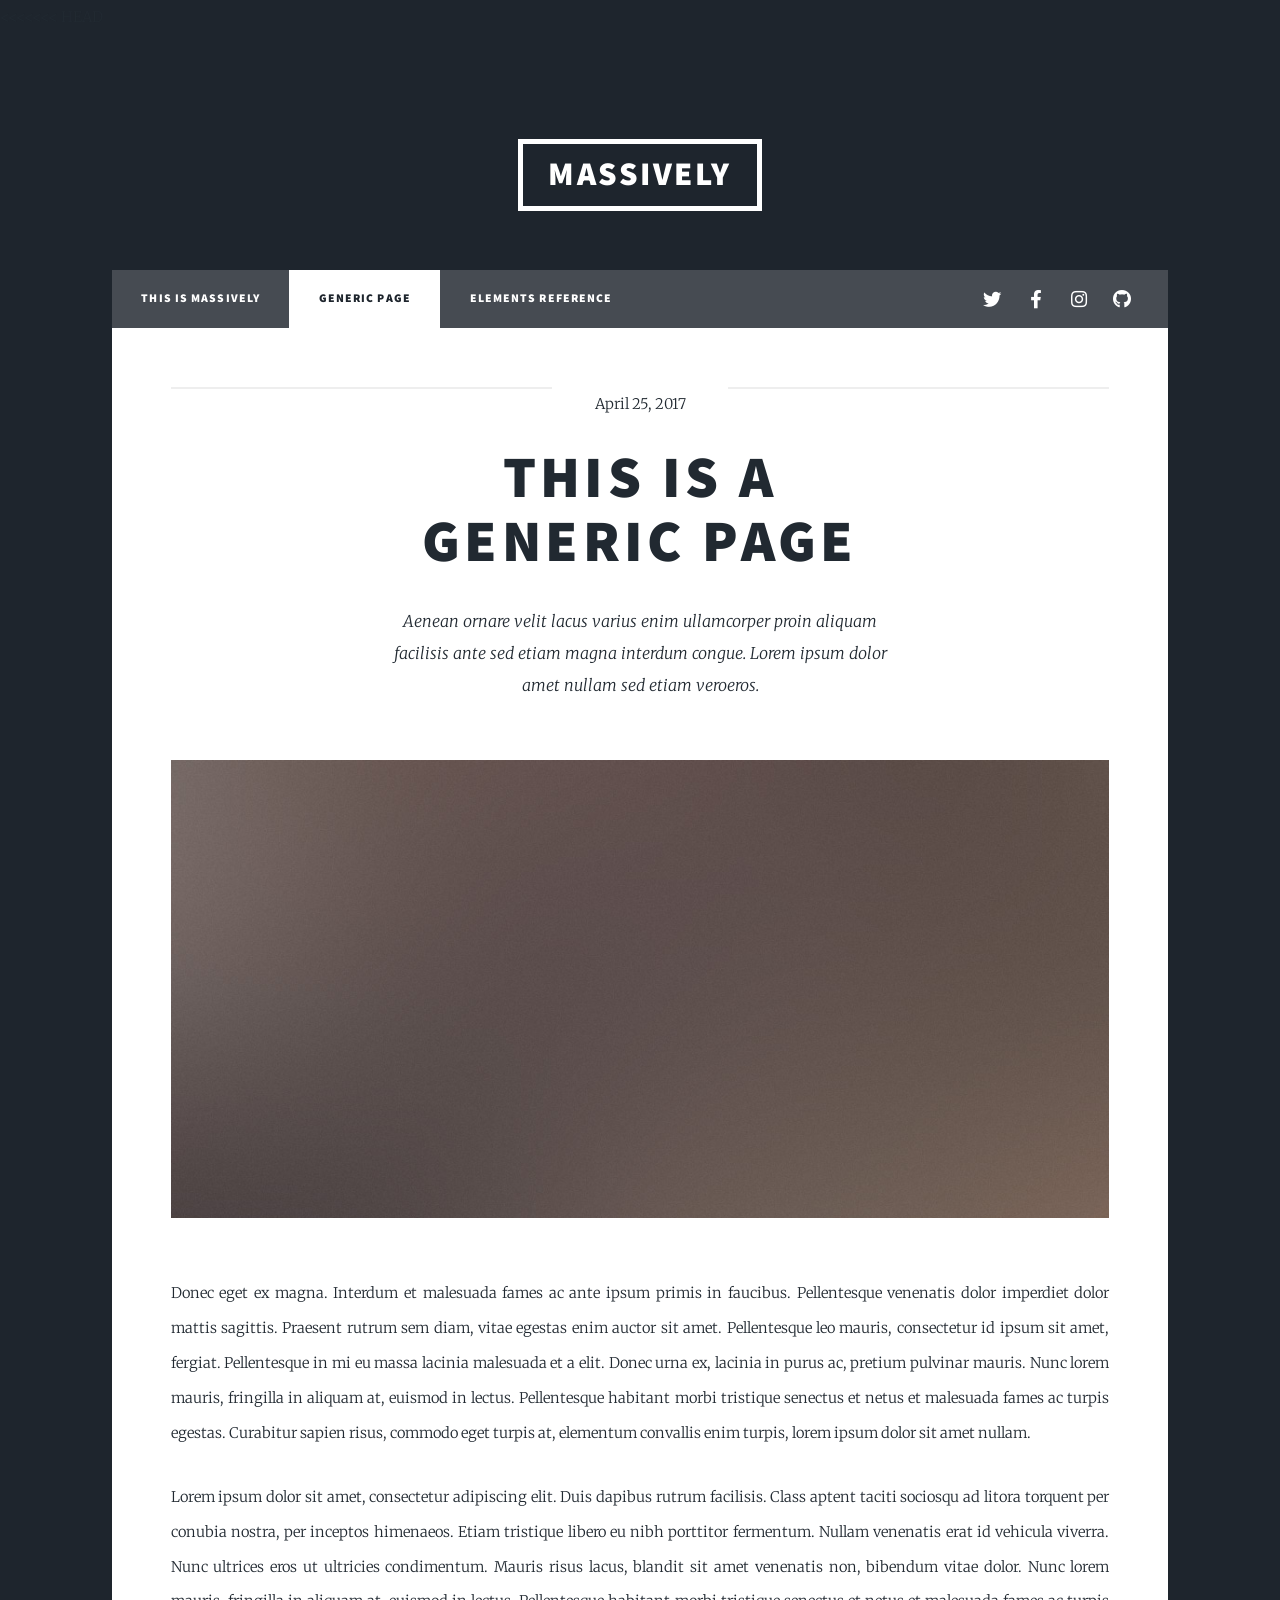
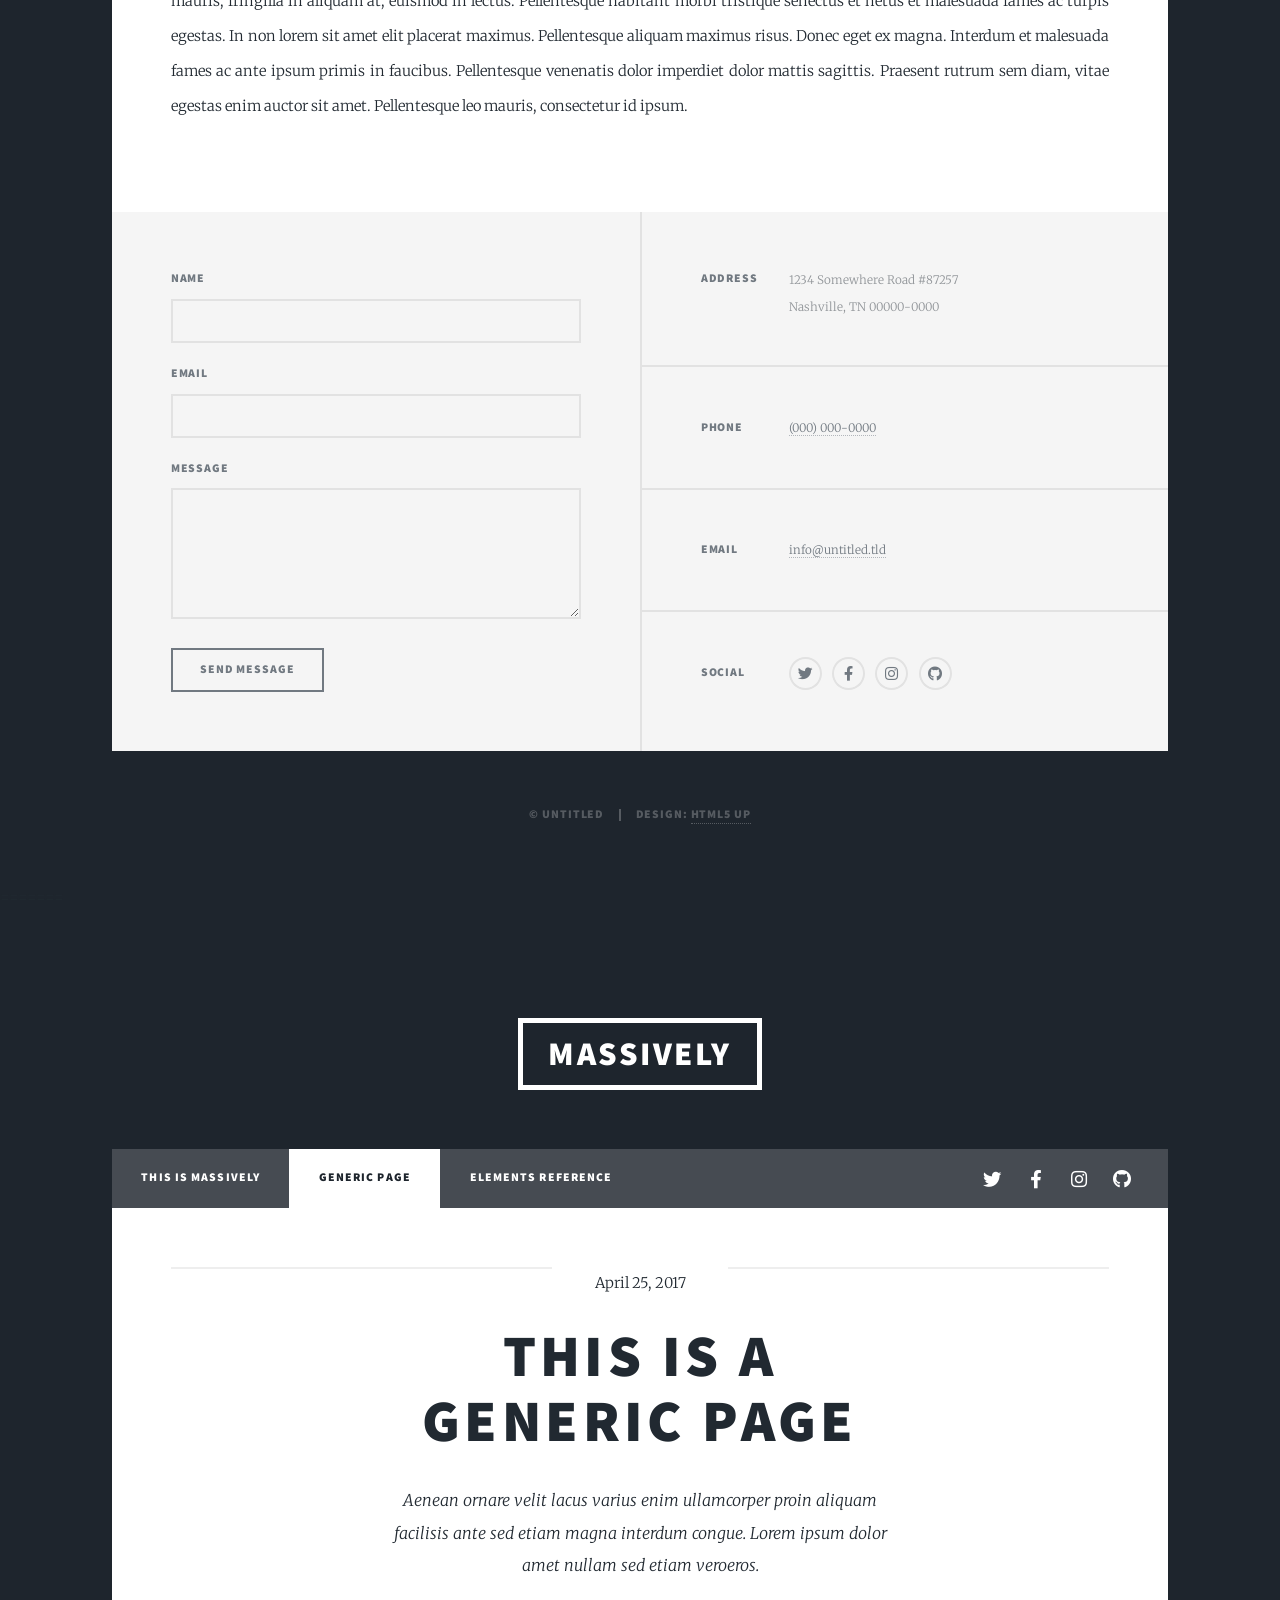
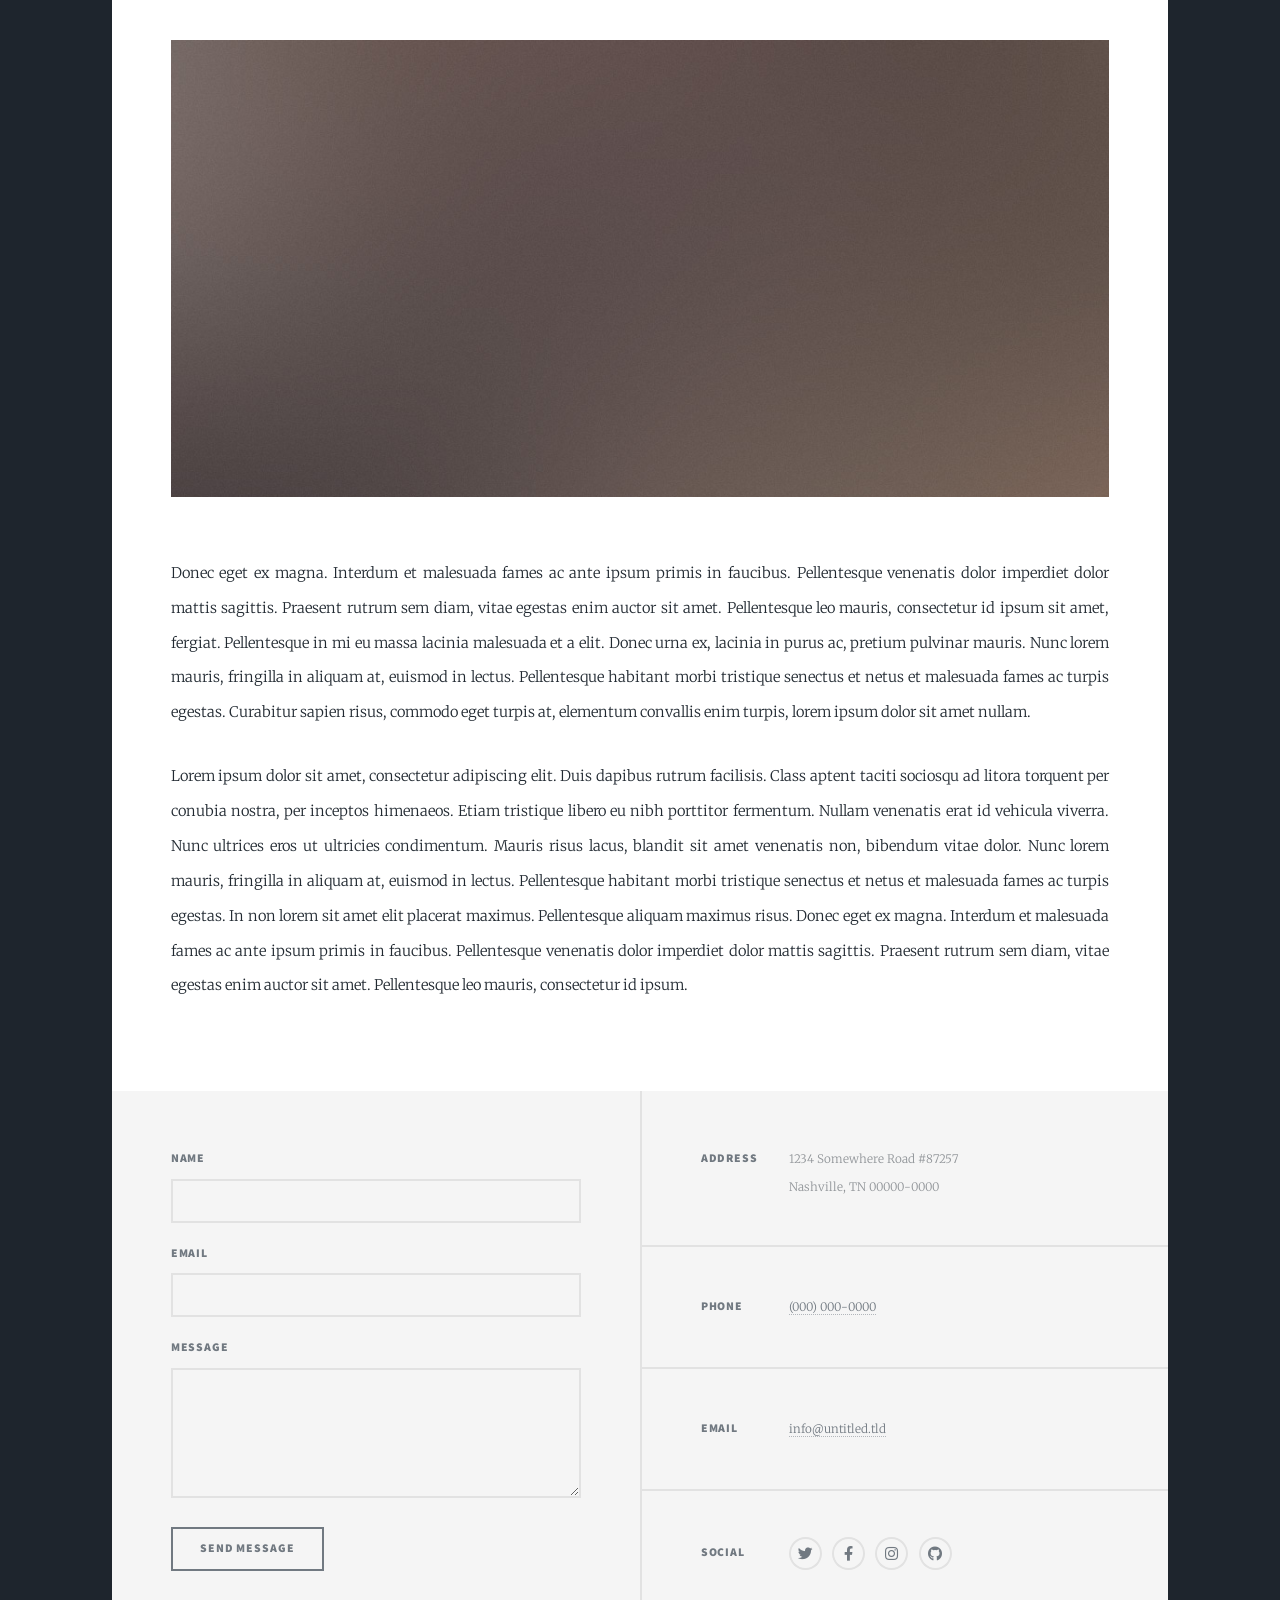
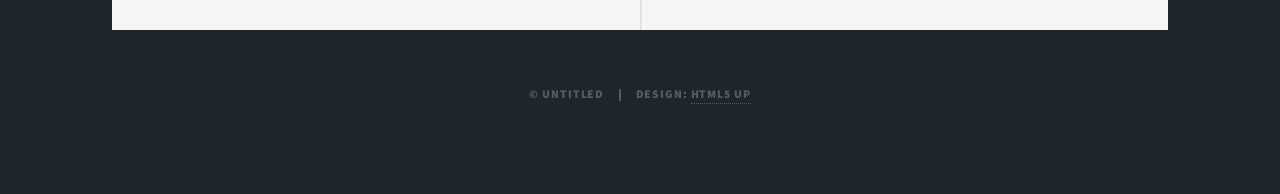
<file: generic.html>
<<<<<<< HEAD
<!DOCTYPE HTML>
<!--
	Massively by HTML5 UP
	html5up.net | @ajlkn
	Free for personal and commercial use under the CCA 3.0 license (html5up.net/license)
-->
<html>
	<head>
		<title>Generic Page - Massively by HTML5 UP</title>
		<meta charset="utf-8" />
		<meta name="viewport" content="width=device-width, initial-scale=1, user-scalable=no" />
		<link rel="stylesheet" href="assets/css/main.css" />
		<noscript><link rel="stylesheet" href="assets/css/noscript.css" /></noscript>
	</head>
	<body class="is-preload">

		<!-- Wrapper -->
			<div id="wrapper">

				<!-- Header -->
					<header id="header">
						<a href="index.html" class="logo">Massively</a>
					</header>

				<!-- Nav -->
					<nav id="nav">
						<ul class="links">
							<li><a href="index.html">This is Massively</a></li>
							<li class="active"><a href="generic.html">Generic Page</a></li>
							<li><a href="elements.html">Elements Reference</a></li>
						</ul>
						<ul class="icons">
							<li><a href="#" class="icon brands fa-twitter"><span class="label">Twitter</span></a></li>
							<li><a href="#" class="icon brands fa-facebook-f"><span class="label">Facebook</span></a></li>
							<li><a href="#" class="icon brands fa-instagram"><span class="label">Instagram</span></a></li>
							<li><a href="#" class="icon brands fa-github"><span class="label">GitHub</span></a></li>
						</ul>
					</nav>

				<!-- Main -->
					<div id="main">

						<!-- Post -->
							<section class="post">
								<header class="major">
									<span class="date">April 25, 2017</span>
									<h1>This is a<br />
									Generic Page</h1>
									<p>Aenean ornare velit lacus varius enim ullamcorper proin aliquam<br />
									facilisis ante sed etiam magna interdum congue. Lorem ipsum dolor<br />
									amet nullam sed etiam veroeros.</p>
								</header>
								<div class="image main"><img src="images/pic01.jpg" alt="" /></div>
								<p>Donec eget ex magna. Interdum et malesuada fames ac ante ipsum primis in faucibus. Pellentesque venenatis dolor imperdiet dolor mattis sagittis. Praesent rutrum sem diam, vitae egestas enim auctor sit amet. Pellentesque leo mauris, consectetur id ipsum sit amet, fergiat. Pellentesque in mi eu massa lacinia malesuada et a elit. Donec urna ex, lacinia in purus ac, pretium pulvinar mauris. Nunc lorem mauris, fringilla in aliquam at, euismod in lectus. Pellentesque habitant morbi tristique senectus et netus et malesuada fames ac turpis egestas. Curabitur sapien risus, commodo eget turpis at, elementum convallis enim turpis, lorem ipsum dolor sit amet nullam.</p>
								<p>Lorem ipsum dolor sit amet, consectetur adipiscing elit. Duis dapibus rutrum facilisis. Class aptent taciti sociosqu ad litora torquent per conubia nostra, per inceptos himenaeos. Etiam tristique libero eu nibh porttitor fermentum. Nullam venenatis erat id vehicula viverra. Nunc ultrices eros ut ultricies condimentum. Mauris risus lacus, blandit sit amet venenatis non, bibendum vitae dolor. Nunc lorem mauris, fringilla in aliquam at, euismod in lectus. Pellentesque habitant morbi tristique senectus et netus et malesuada fames ac turpis egestas. In non lorem sit amet elit placerat maximus. Pellentesque aliquam maximus risus. Donec eget ex magna. Interdum et malesuada fames ac ante ipsum primis in faucibus. Pellentesque venenatis dolor imperdiet dolor mattis sagittis. Praesent rutrum sem diam, vitae egestas enim auctor sit amet. Pellentesque leo mauris, consectetur id ipsum.</p>
							</section>

					</div>

				<!-- Footer -->
					<footer id="footer">
						<section>
							<form method="post" action="#">
								<div class="fields">
									<div class="field">
										<label for="name">Name</label>
										<input type="text" name="name" id="name" />
									</div>
									<div class="field">
										<label for="email">Email</label>
										<input type="text" name="email" id="email" />
									</div>
									<div class="field">
										<label for="message">Message</label>
										<textarea name="message" id="message" rows="3"></textarea>
									</div>
								</div>
								<ul class="actions">
									<li><input type="submit" value="Send Message" /></li>
								</ul>
							</form>
						</section>
						<section class="split contact">
							<section class="alt">
								<h3>Address</h3>
								<p>1234 Somewhere Road #87257<br />
								Nashville, TN 00000-0000</p>
							</section>
							<section>
								<h3>Phone</h3>
								<p><a href="#">(000) 000-0000</a></p>
							</section>
							<section>
								<h3>Email</h3>
								<p><a href="#">info@untitled.tld</a></p>
							</section>
							<section>
								<h3>Social</h3>
								<ul class="icons alt">
									<li><a href="#" class="icon brands alt fa-twitter"><span class="label">Twitter</span></a></li>
									<li><a href="#" class="icon brands alt fa-facebook-f"><span class="label">Facebook</span></a></li>
									<li><a href="#" class="icon brands alt fa-instagram"><span class="label">Instagram</span></a></li>
									<li><a href="#" class="icon brands alt fa-github"><span class="label">GitHub</span></a></li>
								</ul>
							</section>
						</section>
					</footer>

				<!-- Copyright -->
					<div id="copyright">
						<ul><li>&copy; Untitled</li><li>Design: <a href="https://html5up.net">HTML5 UP</a></li></ul>
					</div>

			</div>

		<!-- Scripts -->
			<script src="assets/js/jquery.min.js"></script>
			<script src="assets/js/jquery.scrollex.min.js"></script>
			<script src="assets/js/jquery.scrolly.min.js"></script>
			<script src="assets/js/browser.min.js"></script>
			<script src="assets/js/breakpoints.min.js"></script>
			<script src="assets/js/util.js"></script>
			<script src="assets/js/main.js"></script>

	</body>
=======
<!DOCTYPE HTML>
<!--
	Massively by HTML5 UP
	html5up.net | @ajlkn
	Free for personal and commercial use under the CCA 3.0 license (html5up.net/license)
-->
<html>
	<head>
		<title>Generic Page - Massively by HTML5 UP</title>
		<meta charset="utf-8" />
		<meta name="viewport" content="width=device-width, initial-scale=1, user-scalable=no" />
		<link rel="stylesheet" href="assets/css/main.css" />
		<noscript><link rel="stylesheet" href="assets/css/noscript.css" /></noscript>
	</head>
	<body class="is-preload">

		<!-- Wrapper -->
			<div id="wrapper">

				<!-- Header -->
					<header id="header">
						<a href="index.html" class="logo">Massively</a>
					</header>

				<!-- Nav -->
					<nav id="nav">
						<ul class="links">
							<li><a href="index.html">This is Massively</a></li>
							<li class="active"><a href="generic.html">Generic Page</a></li>
							<li><a href="elements.html">Elements Reference</a></li>
						</ul>
						<ul class="icons">
							<li><a href="#" class="icon brands fa-twitter"><span class="label">Twitter</span></a></li>
							<li><a href="#" class="icon brands fa-facebook-f"><span class="label">Facebook</span></a></li>
							<li><a href="#" class="icon brands fa-instagram"><span class="label">Instagram</span></a></li>
							<li><a href="#" class="icon brands fa-github"><span class="label">GitHub</span></a></li>
						</ul>
					</nav>

				<!-- Main -->
					<div id="main">

						<!-- Post -->
							<section class="post">
								<header class="major">
									<span class="date">April 25, 2017</span>
									<h1>This is a<br />
									Generic Page</h1>
									<p>Aenean ornare velit lacus varius enim ullamcorper proin aliquam<br />
									facilisis ante sed etiam magna interdum congue. Lorem ipsum dolor<br />
									amet nullam sed etiam veroeros.</p>
								</header>
								<div class="image main"><img src="images/pic01.jpg" alt="" /></div>
								<p>Donec eget ex magna. Interdum et malesuada fames ac ante ipsum primis in faucibus. Pellentesque venenatis dolor imperdiet dolor mattis sagittis. Praesent rutrum sem diam, vitae egestas enim auctor sit amet. Pellentesque leo mauris, consectetur id ipsum sit amet, fergiat. Pellentesque in mi eu massa lacinia malesuada et a elit. Donec urna ex, lacinia in purus ac, pretium pulvinar mauris. Nunc lorem mauris, fringilla in aliquam at, euismod in lectus. Pellentesque habitant morbi tristique senectus et netus et malesuada fames ac turpis egestas. Curabitur sapien risus, commodo eget turpis at, elementum convallis enim turpis, lorem ipsum dolor sit amet nullam.</p>
								<p>Lorem ipsum dolor sit amet, consectetur adipiscing elit. Duis dapibus rutrum facilisis. Class aptent taciti sociosqu ad litora torquent per conubia nostra, per inceptos himenaeos. Etiam tristique libero eu nibh porttitor fermentum. Nullam venenatis erat id vehicula viverra. Nunc ultrices eros ut ultricies condimentum. Mauris risus lacus, blandit sit amet venenatis non, bibendum vitae dolor. Nunc lorem mauris, fringilla in aliquam at, euismod in lectus. Pellentesque habitant morbi tristique senectus et netus et malesuada fames ac turpis egestas. In non lorem sit amet elit placerat maximus. Pellentesque aliquam maximus risus. Donec eget ex magna. Interdum et malesuada fames ac ante ipsum primis in faucibus. Pellentesque venenatis dolor imperdiet dolor mattis sagittis. Praesent rutrum sem diam, vitae egestas enim auctor sit amet. Pellentesque leo mauris, consectetur id ipsum.</p>
							</section>

					</div>

				<!-- Footer -->
					<footer id="footer">
						<section>
							<form method="post" action="#">
								<div class="fields">
									<div class="field">
										<label for="name">Name</label>
										<input type="text" name="name" id="name" />
									</div>
									<div class="field">
										<label for="email">Email</label>
										<input type="text" name="email" id="email" />
									</div>
									<div class="field">
										<label for="message">Message</label>
										<textarea name="message" id="message" rows="3"></textarea>
									</div>
								</div>
								<ul class="actions">
									<li><input type="submit" value="Send Message" /></li>
								</ul>
							</form>
						</section>
						<section class="split contact">
							<section class="alt">
								<h3>Address</h3>
								<p>1234 Somewhere Road #87257<br />
								Nashville, TN 00000-0000</p>
							</section>
							<section>
								<h3>Phone</h3>
								<p><a href="#">(000) 000-0000</a></p>
							</section>
							<section>
								<h3>Email</h3>
								<p><a href="#">info@untitled.tld</a></p>
							</section>
							<section>
								<h3>Social</h3>
								<ul class="icons alt">
									<li><a href="#" class="icon brands alt fa-twitter"><span class="label">Twitter</span></a></li>
									<li><a href="#" class="icon brands alt fa-facebook-f"><span class="label">Facebook</span></a></li>
									<li><a href="#" class="icon brands alt fa-instagram"><span class="label">Instagram</span></a></li>
									<li><a href="#" class="icon brands alt fa-github"><span class="label">GitHub</span></a></li>
								</ul>
							</section>
						</section>
					</footer>

				<!-- Copyright -->
					<div id="copyright">
						<ul><li>&copy; Untitled</li><li>Design: <a href="https://html5up.net">HTML5 UP</a></li></ul>
					</div>

			</div>

		<!-- Scripts -->
			<script src="assets/js/jquery.min.js"></script>
			<script src="assets/js/jquery.scrollex.min.js"></script>
			<script src="assets/js/jquery.scrolly.min.js"></script>
			<script src="assets/js/browser.min.js"></script>
			<script src="assets/js/breakpoints.min.js"></script>
			<script src="assets/js/util.js"></script>
			<script src="assets/js/main.js"></script>

	</body>
>>>>>>> b2e0b386882d14cb2d99c847b8b824bdc274f0f2
</html>
</file>
<file: assets/css/main.css>
@import url(fontawesome-all.min.css);
@import url("https://fonts.googleapis.com/css?family=Merriweather:300,700,300italic,700italic|Source+Sans+Pro:900");

/*
	Massively by HTML5 UP
	html5up.net | @ajlkn
	Free for personal and commercial use under the CCA 3.0 license (html5up.net/license)
*/

html, body, div, span, applet, object,
iframe, h1, h2, h3, h4, h5, h6, p, blockquote,
pre, a, abbr, acronym, address, big, cite,
code, del, dfn, em, img, ins, kbd, q, s, samp,
small, strike, strong, sub, sup, tt, var, b,
u, i, center, dl, dt, dd, ol, ul, li, fieldset,
form, label, legend, table, caption, tbody,
tfoot, thead, tr, th, td, article, aside,
canvas, details, embed, figure, figcaption,
footer, header, hgroup, menu, nav, output, ruby,
section, summary, time, mark, audio, video {
	margin: 0;
	padding: 0;
	border: 0;
	font-size: 100%;
	font: inherit;
	vertical-align: baseline;}

article, aside, details, figcaption, figure,
footer, header, hgroup, menu, nav, section {
	display: block;}

body {
	line-height: 1;
}

ol, ul {
	list-style: none;
}

blockquote, q {
	quotes: none;
}

	blockquote:before, blockquote:after, q:before, q:after {
		content: '';
		content: none;
	}

table {
	border-collapse: collapse;
	border-spacing: 0;
}

body {
	-webkit-text-size-adjust: none;
}

mark {
	background-color: transparent;
	color: inherit;
}

input::-moz-focus-inner {
	border: 0;
	padding: 0;
}

input, select, textarea {
	-moz-appearance: none;
	-webkit-appearance: none;
	-ms-appearance: none;
	appearance: none;
}

/* Basic */

	@-ms-viewport {
		width: device-width;
	}

	body {
		-ms-overflow-style: scrollbar;
	}

	@media screen and (max-width: 480px) {

		html, body {
			min-width: 320px;
		}

	}

	html {
		box-sizing: border-box;
	}

	*, *:before, *:after {
		box-sizing: inherit;
	}

	body {
		background-color: #1e252d;
	}

		body.is-preload *, body.is-preload *:before, body.is-preload *:after {
			-moz-animation: none !important;
			-webkit-animation: none !important;
			-ms-animation: none !important;
			animation: none !important;
			-moz-transition: none !important;
			-webkit-transition: none !important;
			-ms-transition: none !important;
			transition: none !important;
		}

/* Type */

	html {
		font-size: 16pt;
	}

		@media screen and (max-width: 1680px) {

			html {
				font-size: 12pt;
			}

		}

		@media screen and (max-width: 1280px) {

			html {
				font-size: 11pt;
			}

		}

		@media screen and (max-width: 360px) {

			html {
				font-size: 10pt;
			}

		}

	body {
		color: #212931;
	}

	body, input, select, textarea {
		font-family: "Merriweather", Georgia, serif;
		font-weight: 300;
		font-size: 1rem;
		line-height: 2.375;
	}

	a {
		-moz-transition: color 0.2s ease-in-out, background-color 0.2s ease-in-out, border-color 0.2s ease-in-out, box-shadow 0.2s ease-in-out;
		-webkit-transition: color 0.2s ease-in-out, background-color 0.2s ease-in-out, border-color 0.2s ease-in-out, box-shadow 0.2s ease-in-out;
		-ms-transition: color 0.2s ease-in-out, background-color 0.2s ease-in-out, border-color 0.2s ease-in-out, box-shadow 0.2s ease-in-out;
		transition: color 0.2s ease-in-out, background-color 0.2s ease-in-out, border-color 0.2s ease-in-out, box-shadow 0.2s ease-in-out;
		border-bottom: dotted 1px;
		text-decoration: none;
	}

		a:hover {
			border-bottom-color: transparent;
		}

	strong, b {
		font-weight: 600;
	}

	em, i {
		font-style: italic;
	}

	p {
		text-align: justify;
		margin: 0 0 2rem 0;
	}

	h1, h2, h3, h4, h5, h6 {
		font-family: "Source Sans Pro", Helvetica, sans-serif;
		font-weight: 900;
		line-height: 1.5;
		letter-spacing: 0.075em;
		text-transform: uppercase;
		margin: 0 0 1rem 0;
	}

		h1 a, h2 a, h3 a, h4 a, h5 a, h6 a {
			border-bottom: 0;
			color: inherit;
			text-decoration: none;
		}

	h1 {
		font-size: 4rem;
		line-height: 1.1;
		margin: 0 0 2rem 0;
	}

	h2 {
		font-size: 1.75rem;
		line-height: 1.3;
		margin: 0 0 1.5rem 0;
	}

	h3 {
		font-size: 1.25rem;
		margin: 0 0 1.5rem 0;
	}

	h4 {
		font-size: 1rem;
	}

	h5 {
		font-size: 0.9rem;
	}

	h6 {
		font-size: 0.8rem;
	}

	sub {
		font-size: 0.8rem;
		position: relative;
		top: 0.5rem;
	}

	sup {
		font-size: 0.8rem;
		position: relative;
		top: -0.5rem;
	}

	blockquote {
		border-left: solid 4px;
		font-style: italic;
		margin: 0 0 2rem 0;
		padding: 0.5rem 0 0.5rem 2rem;
	}

	code {
		border: solid 2px;
		font-family: "Courier New", monospace;
		font-size: 0.9rem;
		margin: 0 0.25rem;
		padding: 0.25rem 0.65rem;
	}

	pre {
		-webkit-overflow-scrolling: touch;
		font-family: "Courier New", monospace;
		font-size: 0.9rem;
		margin: 0 0 2rem 0;
	}

		pre code {
			display: block;
			line-height: 1.75;
			padding: 1rem 1.5rem;
			overflow-x: auto;
		}

	hr {
		border: 0;
		border-bottom: solid 2px;
		margin: 3rem 0;
	}

		hr.major {
			margin: 5rem 0;
		}

	.align-left {
		text-align: left;
	}

	.align-center {
		text-align: center;
	}

	.align-right {
		text-align: right;
	}

	input, select, textarea {
		color: #212931;
	}

	a {
		color: #212931;
		border-bottom-color: rgba(33, 41, 49, 0.5);
	}

		a:hover {
			border-bottom-color: transparent;
			color: #18bfef !important;
		}

	strong, b {
		color: #212931;
	}

	h1, h2, h3, h4, h5, h6 {
		color: #212931;
	}

	blockquote {
		border-left-color: #eeeeee;
	}

	code {
		background: rgba(220, 220, 220, 0.25);
		border-color: #eeeeee;
	}

	hr {
		border-bottom-color: #eeeeee;
	}

/* Row */

	.row {
		display: flex;
		flex-wrap: wrap;
		box-sizing: border-box;
		align-items: stretch;
	}

		.row > * {
			box-sizing: border-box;
		}

		.row.gtr-uniform > * > :last-child {
			margin-bottom: 0;
		}

		.row.aln-left {
			justify-content: flex-start;
		}

		.row.aln-center {
			justify-content: center;
		}

		.row.aln-right {
			justify-content: flex-end;
		}

		.row.aln-top {
			align-items: flex-start;
		}

		.row.aln-middle {
			align-items: center;
		}

		.row.aln-bottom {
			align-items: flex-end;
		}

		.row > .imp {
			order: -1;
		}

		.row > .col-1 {
			width: 8.33333%;
		}

		.row > .off-1 {
			margin-left: 8.33333%;
		}

		.row > .col-2 {
			width: 16.66667%;
		}

		.row > .off-2 {
			margin-left: 16.66667%;
		}

		.row > .col-3 {
			width: 25%;
		}

		.row > .off-3 {
			margin-left: 25%;
		}

		.row > .col-4 {
			width: 33.33333%;
		}

		.row > .off-4 {
			margin-left: 33.33333%;
		}

		.row > .col-5 {
			width: 41.66667%;
		}

		.row > .off-5 {
			margin-left: 41.66667%;
		}

		.row > .col-6 {
			width: 50%;
		}

		.row > .off-6 {
			margin-left: 50%;
		}

		.row > .col-7 {
			width: 58.33333%;
		}

		.row > .off-7 {
			margin-left: 58.33333%;
		}

		.row > .col-8 {
			width: 66.66667%;
		}

		.row > .off-8 {
			margin-left: 66.66667%;
		}

		.row > .col-9 {
			width: 75%;
		}

		.row > .off-9 {
			margin-left: 75%;
		}

		.row > .col-10 {
			width: 83.33333%;
		}

		.row > .off-10 {
			margin-left: 83.33333%;
		}

		.row > .col-11 {
			width: 91.66667%;
		}

		.row > .off-11 {
			margin-left: 91.66667%;
		}

		.row > .col-12 {
			width: 100%;
		}

		.row > .off-12 {
			margin-left: 100%;
		}

		.row.gtr-0 {
			margin-top: 0;
			margin-left: 0rem;
		}

			.row.gtr-0 > * {
				padding: 0 0 0 0rem;
			}

			.row.gtr-0.gtr-uniform {
				margin-top: 0rem;
			}

				.row.gtr-0.gtr-uniform > * {
					padding-top: 0rem;
				}

		.row.gtr-25 {
			margin-top: 0;
			margin-left: -0.375rem;
		}

			.row.gtr-25 > * {
				padding: 0 0 0 0.375rem;
			}

			.row.gtr-25.gtr-uniform {
				margin-top: -0.375rem;
			}

				.row.gtr-25.gtr-uniform > * {
					padding-top: 0.375rem;
				}

		.row.gtr-50 {
			margin-top: 0;
			margin-left: -0.75rem;
		}

			.row.gtr-50 > * {
				padding: 0 0 0 0.75rem;
			}

			.row.gtr-50.gtr-uniform {
				margin-top: -0.75rem;
			}

				.row.gtr-50.gtr-uniform > * {
					padding-top: 0.75rem;
				}

		.row {
			margin-top: 0;
			margin-left: -1.5rem;
		}

			.row > * {
				padding: 0 0 0 1.5rem;
			}

			.row.gtr-uniform {
				margin-top: -1.5rem;
			}

				.row.gtr-uniform > * {
					padding-top: 1.5rem;
				}

		.row.gtr-150 {
			margin-top: 0;
			margin-left: -2.25rem;
		}

			.row.gtr-150 > * {
				padding: 0 0 0 2.25rem;
			}

			.row.gtr-150.gtr-uniform {
				margin-top: -2.25rem;
			}

				.row.gtr-150.gtr-uniform > * {
					padding-top: 2.25rem;
				}

		.row.gtr-200 {
			margin-top: 0;
			margin-left: -3rem;
		}

			.row.gtr-200 > * {
				padding: 0 0 0 3rem;
			}

			.row.gtr-200.gtr-uniform {
				margin-top: -3rem;
			}

				.row.gtr-200.gtr-uniform > * {
					padding-top: 3rem;
				}

		@media screen and (max-width: 1680px) {

			.row {
				display: flex;
				flex-wrap: wrap;
				box-sizing: border-box;
				align-items: stretch;
			}

				.row > * {
					box-sizing: border-box;
				}

				.row.gtr-uniform > * > :last-child {
					margin-bottom: 0;
				}

				.row.aln-left {
					justify-content: flex-start;
				}

				.row.aln-center {
					justify-content: center;
				}

				.row.aln-right {
					justify-content: flex-end;
				}

				.row.aln-top {
					align-items: flex-start;
				}

				.row.aln-middle {
					align-items: center;
				}

				.row.aln-bottom {
					align-items: flex-end;
				}

				.row > .imp-xlarge {
					order: -1;
				}

				.row > .col-1-xlarge {
					width: 8.33333%;
				}

				.row > .off-1-xlarge {
					margin-left: 8.33333%;
				}

				.row > .col-2-xlarge {
					width: 16.66667%;
				}

				.row > .off-2-xlarge {
					margin-left: 16.66667%;
				}

				.row > .col-3-xlarge {
					width: 25%;
				}

				.row > .off-3-xlarge {
					margin-left: 25%;
				}

				.row > .col-4-xlarge {
					width: 33.33333%;
				}

				.row > .off-4-xlarge {
					margin-left: 33.33333%;
				}

				.row > .col-5-xlarge {
					width: 41.66667%;
				}

				.row > .off-5-xlarge {
					margin-left: 41.66667%;
				}

				.row > .col-6-xlarge {
					width: 50%;
				}

				.row > .off-6-xlarge {
					margin-left: 50%;
				}

				.row > .col-7-xlarge {
					width: 58.33333%;
				}

				.row > .off-7-xlarge {
					margin-left: 58.33333%;
				}

				.row > .col-8-xlarge {
					width: 66.66667%;
				}

				.row > .off-8-xlarge {
					margin-left: 66.66667%;
				}

				.row > .col-9-xlarge {
					width: 75%;
				}

				.row > .off-9-xlarge {
					margin-left: 75%;
				}

				.row > .col-10-xlarge {
					width: 83.33333%;
				}

				.row > .off-10-xlarge {
					margin-left: 83.33333%;
				}

				.row > .col-11-xlarge {
					width: 91.66667%;
				}

				.row > .off-11-xlarge {
					margin-left: 91.66667%;
				}

				.row > .col-12-xlarge {
					width: 100%;
				}

				.row > .off-12-xlarge {
					margin-left: 100%;
				}

				.row.gtr-0 {
					margin-top: 0;
					margin-left: 0rem;
				}

					.row.gtr-0 > * {
						padding: 0 0 0 0rem;
					}

					.row.gtr-0.gtr-uniform {
						margin-top: 0rem;
					}

						.row.gtr-0.gtr-uniform > * {
							padding-top: 0rem;
						}

				.row.gtr-25 {
					margin-top: 0;
					margin-left: -0.375rem;
				}

					.row.gtr-25 > * {
						padding: 0 0 0 0.375rem;
					}

					.row.gtr-25.gtr-uniform {
						margin-top: -0.375rem;
					}

						.row.gtr-25.gtr-uniform > * {
							padding-top: 0.375rem;
						}

				.row.gtr-50 {
					margin-top: 0;
					margin-left: -0.75rem;
				}

					.row.gtr-50 > * {
						padding: 0 0 0 0.75rem;
					}

					.row.gtr-50.gtr-uniform {
						margin-top: -0.75rem;
					}

						.row.gtr-50.gtr-uniform > * {
							padding-top: 0.75rem;
						}

				.row {
					margin-top: 0;
					margin-left: -1.5rem;
				}

					.row > * {
						padding: 0 0 0 1.5rem;
					}

					.row.gtr-uniform {
						margin-top: -1.5rem;
					}

						.row.gtr-uniform > * {
							padding-top: 1.5rem;
						}

				.row.gtr-150 {
					margin-top: 0;
					margin-left: -2.25rem;
				}

					.row.gtr-150 > * {
						padding: 0 0 0 2.25rem;
					}

					.row.gtr-150.gtr-uniform {
						margin-top: -2.25rem;
					}

						.row.gtr-150.gtr-uniform > * {
							padding-top: 2.25rem;
						}

				.row.gtr-200 {
					margin-top: 0;
					margin-left: -3rem;
				}

					.row.gtr-200 > * {
						padding: 0 0 0 3rem;
					}

					.row.gtr-200.gtr-uniform {
						margin-top: -3rem;
					}

						.row.gtr-200.gtr-uniform > * {
							padding-top: 3rem;
						}

		}

		@media screen and (max-width: 1280px) {

			.row {
				display: flex;
				flex-wrap: wrap;
				box-sizing: border-box;
				align-items: stretch;
			}

				.row > * {
					box-sizing: border-box;
				}

				.row.gtr-uniform > * > :last-child {
					margin-bottom: 0;
				}

				.row.aln-left {
					justify-content: flex-start;
				}

				.row.aln-center {
					justify-content: center;
				}

				.row.aln-right {
					justify-content: flex-end;
				}

				.row.aln-top {
					align-items: flex-start;
				}

				.row.aln-middle {
					align-items: center;
				}

				.row.aln-bottom {
					align-items: flex-end;
				}

				.row > .imp-large {
					order: -1;
				}

				.row > .col-1-large {
					width: 8.33333%;
				}

				.row > .off-1-large {
					margin-left: 8.33333%;
				}

				.row > .col-2-large {
					width: 16.66667%;
				}

				.row > .off-2-large {
					margin-left: 16.66667%;
				}

				.row > .col-3-large {
					width: 25%;
				}

				.row > .off-3-large {
					margin-left: 25%;
				}

				.row > .col-4-large {
					width: 33.33333%;
				}

				.row > .off-4-large {
					margin-left: 33.33333%;
				}

				.row > .col-5-large {
					width: 41.66667%;
				}

				.row > .off-5-large {
					margin-left: 41.66667%;
				}

				.row > .col-6-large {
					width: 50%;
				}

				.row > .off-6-large {
					margin-left: 50%;
				}

				.row > .col-7-large {
					width: 58.33333%;
				}

				.row > .off-7-large {
					margin-left: 58.33333%;
				}

				.row > .col-8-large {
					width: 66.66667%;
				}

				.row > .off-8-large {
					margin-left: 66.66667%;
				}

				.row > .col-9-large {
					width: 75%;
				}

				.row > .off-9-large {
					margin-left: 75%;
				}

				.row > .col-10-large {
					width: 83.33333%;
				}

				.row > .off-10-large {
					margin-left: 83.33333%;
				}

				.row > .col-11-large {
					width: 91.66667%;
				}

				.row > .off-11-large {
					margin-left: 91.66667%;
				}

				.row > .col-12-large {
					width: 100%;
				}

				.row > .off-12-large {
					margin-left: 100%;
				}

				.row.gtr-0 {
					margin-top: 0;
					margin-left: 0rem;
				}

					.row.gtr-0 > * {
						padding: 0 0 0 0rem;
					}

					.row.gtr-0.gtr-uniform {
						margin-top: 0rem;
					}

						.row.gtr-0.gtr-uniform > * {
							padding-top: 0rem;
						}

				.row.gtr-25 {
					margin-top: 0;
					margin-left: -0.375rem;
				}

					.row.gtr-25 > * {
						padding: 0 0 0 0.375rem;
					}

					.row.gtr-25.gtr-uniform {
						margin-top: -0.375rem;
					}

						.row.gtr-25.gtr-uniform > * {
							padding-top: 0.375rem;
						}

				.row.gtr-50 {
					margin-top: 0;
					margin-left: -0.75rem;
				}

					.row.gtr-50 > * {
						padding: 0 0 0 0.75rem;
					}

					.row.gtr-50.gtr-uniform {
						margin-top: -0.75rem;
					}

						.row.gtr-50.gtr-uniform > * {
							padding-top: 0.75rem;
						}

				.row {
					margin-top: 0;
					margin-left: -1.5rem;
				}

					.row > * {
						padding: 0 0 0 1.5rem;
					}

					.row.gtr-uniform {
						margin-top: -1.5rem;
					}

						.row.gtr-uniform > * {
							padding-top: 1.5rem;
						}

				.row.gtr-150 {
					margin-top: 0;
					margin-left: -2.25rem;
				}

					.row.gtr-150 > * {
						padding: 0 0 0 2.25rem;
					}

					.row.gtr-150.gtr-uniform {
						margin-top: -2.25rem;
					}

						.row.gtr-150.gtr-uniform > * {
							padding-top: 2.25rem;
						}

				.row.gtr-200 {
					margin-top: 0;
					margin-left: -3rem;
				}

					.row.gtr-200 > * {
						padding: 0 0 0 3rem;
					}

					.row.gtr-200.gtr-uniform {
						margin-top: -3rem;
					}

						.row.gtr-200.gtr-uniform > * {
							padding-top: 3rem;
						}

		}

		@media screen and (max-width: 980px) {

			.row {
				display: flex;
				flex-wrap: wrap;
				box-sizing: border-box;
				align-items: stretch;
			}

				.row > * {
					box-sizing: border-box;
				}

				.row.gtr-uniform > * > :last-child {
					margin-bottom: 0;
				}

				.row.aln-left {
					justify-content: flex-start;
				}

				.row.aln-center {
					justify-content: center;
				}

				.row.aln-right {
					justify-content: flex-end;
				}

				.row.aln-top {
					align-items: flex-start;
				}

				.row.aln-middle {
					align-items: center;
				}

				.row.aln-bottom {
					align-items: flex-end;
				}

				.row > .imp-medium {
					order: -1;
				}

				.row > .col-1-medium {
					width: 8.33333%;
				}

				.row > .off-1-medium {
					margin-left: 8.33333%;
				}

				.row > .col-2-medium {
					width: 16.66667%;
				}

				.row > .off-2-medium {
					margin-left: 16.66667%;
				}

				.row > .col-3-medium {
					width: 25%;
				}

				.row > .off-3-medium {
					margin-left: 25%;
				}

				.row > .col-4-medium {
					width: 33.33333%;
				}

				.row > .off-4-medium {
					margin-left: 33.33333%;
				}

				.row > .col-5-medium {
					width: 41.66667%;
				}

				.row > .off-5-medium {
					margin-left: 41.66667%;
				}

				.row > .col-6-medium {
					width: 50%;
				}

				.row > .off-6-medium {
					margin-left: 50%;
				}

				.row > .col-7-medium {
					width: 58.33333%;
				}

				.row > .off-7-medium {
					margin-left: 58.33333%;
				}

				.row > .col-8-medium {
					width: 66.66667%;
				}

				.row > .off-8-medium {
					margin-left: 66.66667%;
				}

				.row > .col-9-medium {
					width: 75%;
				}

				.row > .off-9-medium {
					margin-left: 75%;
				}

				.row > .col-10-medium {
					width: 83.33333%;
				}

				.row > .off-10-medium {
					margin-left: 83.33333%;
				}

				.row > .col-11-medium {
					width: 91.66667%;
				}

				.row > .off-11-medium {
					margin-left: 91.66667%;
				}

				.row > .col-12-medium {
					width: 100%;
				}

				.row > .off-12-medium {
					margin-left: 100%;
				}

				.row.gtr-0 {
					margin-top: 0;
					margin-left: 0rem;
				}

					.row.gtr-0 > * {
						padding: 0 0 0 0rem;
					}

					.row.gtr-0.gtr-uniform {
						margin-top: 0rem;
					}

						.row.gtr-0.gtr-uniform > * {
							padding-top: 0rem;
						}

				.row.gtr-25 {
					margin-top: 0;
					margin-left: -0.375rem;
				}

					.row.gtr-25 > * {
						padding: 0 0 0 0.375rem;
					}

					.row.gtr-25.gtr-uniform {
						margin-top: -0.375rem;
					}

						.row.gtr-25.gtr-uniform > * {
							padding-top: 0.375rem;
						}

				.row.gtr-50 {
					margin-top: 0;
					margin-left: -0.75rem;
				}

					.row.gtr-50 > * {
						padding: 0 0 0 0.75rem;
					}

					.row.gtr-50.gtr-uniform {
						margin-top: -0.75rem;
					}

						.row.gtr-50.gtr-uniform > * {
							padding-top: 0.75rem;
						}

				.row {
					margin-top: 0;
					margin-left: -1.5rem;
				}

					.row > * {
						padding: 0 0 0 1.5rem;
					}

					.row.gtr-uniform {
						margin-top: -1.5rem;
					}

						.row.gtr-uniform > * {
							padding-top: 1.5rem;
						}

				.row.gtr-150 {
					margin-top: 0;
					margin-left: -2.25rem;
				}

					.row.gtr-150 > * {
						padding: 0 0 0 2.25rem;
					}

					.row.gtr-150.gtr-uniform {
						margin-top: -2.25rem;
					}

						.row.gtr-150.gtr-uniform > * {
							padding-top: 2.25rem;
						}

				.row.gtr-200 {
					margin-top: 0;
					margin-left: -3rem;
				}

					.row.gtr-200 > * {
						padding: 0 0 0 3rem;
					}

					.row.gtr-200.gtr-uniform {
						margin-top: -3rem;
					}

						.row.gtr-200.gtr-uniform > * {
							padding-top: 3rem;
						}

		}

		@media screen and (max-width: 736px) {

			.row {
				display: flex;
				flex-wrap: wrap;
				box-sizing: border-box;
				align-items: stretch;
			}

				.row > * {
					box-sizing: border-box;
				}

				.row.gtr-uniform > * > :last-child {
					margin-bottom: 0;
				}

				.row.aln-left {
					justify-content: flex-start;
				}

				.row.aln-center {
					justify-content: center;
				}

				.row.aln-right {
					justify-content: flex-end;
				}

				.row.aln-top {
					align-items: flex-start;
				}

				.row.aln-middle {
					align-items: center;
				}

				.row.aln-bottom {
					align-items: flex-end;
				}

				.row > .imp-small {
					order: -1;
				}

				.row > .col-1-small {
					width: 8.33333%;
				}

				.row > .off-1-small {
					margin-left: 8.33333%;
				}

				.row > .col-2-small {
					width: 16.66667%;
				}

				.row > .off-2-small {
					margin-left: 16.66667%;
				}

				.row > .col-3-small {
					width: 25%;
				}

				.row > .off-3-small {
					margin-left: 25%;
				}

				.row > .col-4-small {
					width: 33.33333%;
				}

				.row > .off-4-small {
					margin-left: 33.33333%;
				}

				.row > .col-5-small {
					width: 41.66667%;
				}

				.row > .off-5-small {
					margin-left: 41.66667%;
				}

				.row > .col-6-small {
					width: 50%;
				}

				.row > .off-6-small {
					margin-left: 50%;
				}

				.row > .col-7-small {
					width: 58.33333%;
				}

				.row > .off-7-small {
					margin-left: 58.33333%;
				}

				.row > .col-8-small {
					width: 66.66667%;
				}

				.row > .off-8-small {
					margin-left: 66.66667%;
				}

				.row > .col-9-small {
					width: 75%;
				}

				.row > .off-9-small {
					margin-left: 75%;
				}

				.row > .col-10-small {
					width: 83.33333%;
				}

				.row > .off-10-small {
					margin-left: 83.33333%;
				}

				.row > .col-11-small {
					width: 91.66667%;
				}

				.row > .off-11-small {
					margin-left: 91.66667%;
				}

				.row > .col-12-small {
					width: 100%;
				}

				.row > .off-12-small {
					margin-left: 100%;
				}

				.row.gtr-0 {
					margin-top: 0;
					margin-left: 0rem;
				}

					.row.gtr-0 > * {
						padding: 0 0 0 0rem;
					}

					.row.gtr-0.gtr-uniform {
						margin-top: 0rem;
					}

						.row.gtr-0.gtr-uniform > * {
							padding-top: 0rem;
						}

				.row.gtr-25 {
					margin-top: 0;
					margin-left: -0.375rem;
				}

					.row.gtr-25 > * {
						padding: 0 0 0 0.375rem;
					}

					.row.gtr-25.gtr-uniform {
						margin-top: -0.375rem;
					}

						.row.gtr-25.gtr-uniform > * {
							padding-top: 0.375rem;
						}

				.row.gtr-50 {
					margin-top: 0;
					margin-left: -0.75rem;
				}

					.row.gtr-50 > * {
						padding: 0 0 0 0.75rem;
					}

					.row.gtr-50.gtr-uniform {
						margin-top: -0.75rem;
					}

						.row.gtr-50.gtr-uniform > * {
							padding-top: 0.75rem;
						}

				.row {
					margin-top: 0;
					margin-left: -1.5rem;
				}

					.row > * {
						padding: 0 0 0 1.5rem;
					}

					.row.gtr-uniform {
						margin-top: -1.5rem;
					}

						.row.gtr-uniform > * {
							padding-top: 1.5rem;
						}

				.row.gtr-150 {
					margin-top: 0;
					margin-left: -2.25rem;
				}

					.row.gtr-150 > * {
						padding: 0 0 0 2.25rem;
					}

					.row.gtr-150.gtr-uniform {
						margin-top: -2.25rem;
					}

						.row.gtr-150.gtr-uniform > * {
							padding-top: 2.25rem;
						}

				.row.gtr-200 {
					margin-top: 0;
					margin-left: -3rem;
				}

					.row.gtr-200 > * {
						padding: 0 0 0 3rem;
					}

					.row.gtr-200.gtr-uniform {
						margin-top: -3rem;
					}

						.row.gtr-200.gtr-uniform > * {
							padding-top: 3rem;
						}

		}

		@media screen and (max-width: 480px) {

			.row {
				display: flex;
				flex-wrap: wrap;
				box-sizing: border-box;
				align-items: stretch;
			}

				.row > * {
					box-sizing: border-box;
				}

				.row.gtr-uniform > * > :last-child {
					margin-bottom: 0;
				}

				.row.aln-left {
					justify-content: flex-start;
				}

				.row.aln-center {
					justify-content: center;
				}

				.row.aln-right {
					justify-content: flex-end;
				}

				.row.aln-top {
					align-items: flex-start;
				}

				.row.aln-middle {
					align-items: center;
				}

				.row.aln-bottom {
					align-items: flex-end;
				}

				.row > .imp-xsmall {
					order: -1;
				}

				.row > .col-1-xsmall {
					width: 8.33333%;
				}

				.row > .off-1-xsmall {
					margin-left: 8.33333%;
				}

				.row > .col-2-xsmall {
					width: 16.66667%;
				}

				.row > .off-2-xsmall {
					margin-left: 16.66667%;
				}

				.row > .col-3-xsmall {
					width: 25%;
				}

				.row > .off-3-xsmall {
					margin-left: 25%;
				}

				.row > .col-4-xsmall {
					width: 33.33333%;
				}

				.row > .off-4-xsmall {
					margin-left: 33.33333%;
				}

				.row > .col-5-xsmall {
					width: 41.66667%;
				}

				.row > .off-5-xsmall {
					margin-left: 41.66667%;
				}

				.row > .col-6-xsmall {
					width: 50%;
				}

				.row > .off-6-xsmall {
					margin-left: 50%;
				}

				.row > .col-7-xsmall {
					width: 58.33333%;
				}

				.row > .off-7-xsmall {
					margin-left: 58.33333%;
				}

				.row > .col-8-xsmall {
					width: 66.66667%;
				}

				.row > .off-8-xsmall {
					margin-left: 66.66667%;
				}

				.row > .col-9-xsmall {
					width: 75%;
				}

				.row > .off-9-xsmall {
					margin-left: 75%;
				}

				.row > .col-10-xsmall {
					width: 83.33333%;
				}

				.row > .off-10-xsmall {
					margin-left: 83.33333%;
				}

				.row > .col-11-xsmall {
					width: 91.66667%;
				}

				.row > .off-11-xsmall {
					margin-left: 91.66667%;
				}

				.row > .col-12-xsmall {
					width: 100%;
				}

				.row > .off-12-xsmall {
					margin-left: 100%;
				}

				.row.gtr-0 {
					margin-top: 0;
					margin-left: 0rem;
				}

					.row.gtr-0 > * {
						padding: 0 0 0 0rem;
					}

					.row.gtr-0.gtr-uniform {
						margin-top: 0rem;
					}

						.row.gtr-0.gtr-uniform > * {
							padding-top: 0rem;
						}

				.row.gtr-25 {
					margin-top: 0;
					margin-left: -0.375rem;
				}

					.row.gtr-25 > * {
						padding: 0 0 0 0.375rem;
					}

					.row.gtr-25.gtr-uniform {
						margin-top: -0.375rem;
					}

						.row.gtr-25.gtr-uniform > * {
							padding-top: 0.375rem;
						}

				.row.gtr-50 {
					margin-top: 0;
					margin-left: -0.75rem;
				}

					.row.gtr-50 > * {
						padding: 0 0 0 0.75rem;
					}

					.row.gtr-50.gtr-uniform {
						margin-top: -0.75rem;
					}

						.row.gtr-50.gtr-uniform > * {
							padding-top: 0.75rem;
						}

				.row {
					margin-top: 0;
					margin-left: -1.5rem;
				}

					.row > * {
						padding: 0 0 0 1.5rem;
					}

					.row.gtr-uniform {
						margin-top: -1.5rem;
					}

						.row.gtr-uniform > * {
							padding-top: 1.5rem;
						}

				.row.gtr-150 {
					margin-top: 0;
					margin-left: -2.25rem;
				}

					.row.gtr-150 > * {
						padding: 0 0 0 2.25rem;
					}

					.row.gtr-150.gtr-uniform {
						margin-top: -2.25rem;
					}

						.row.gtr-150.gtr-uniform > * {
							padding-top: 2.25rem;
						}

				.row.gtr-200 {
					margin-top: 0;
					margin-left: -3rem;
				}

					.row.gtr-200 > * {
						padding: 0 0 0 3rem;
					}

					.row.gtr-200.gtr-uniform {
						margin-top: -3rem;
					}

						.row.gtr-200.gtr-uniform > * {
							padding-top: 3rem;
						}

		}

		@media screen and (max-width: 360px) {

			.row {
				display: flex;
				flex-wrap: wrap;
				box-sizing: border-box;
				align-items: stretch;
			}

				.row > * {
					box-sizing: border-box;
				}

				.row.gtr-uniform > * > :last-child {
					margin-bottom: 0;
				}

				.row.aln-left {
					justify-content: flex-start;
				}

				.row.aln-center {
					justify-content: center;
				}

				.row.aln-right {
					justify-content: flex-end;
				}

				.row.aln-top {
					align-items: flex-start;
				}

				.row.aln-middle {
					align-items: center;
				}

				.row.aln-bottom {
					align-items: flex-end;
				}

				.row > .imp-xxsmall {
					order: -1;
				}

				.row > .col-1-xxsmall {
					width: 8.33333%;
				}

				.row > .off-1-xxsmall {
					margin-left: 8.33333%;
				}

				.row > .col-2-xxsmall {
					width: 16.66667%;
				}

				.row > .off-2-xxsmall {
					margin-left: 16.66667%;
				}

				.row > .col-3-xxsmall {
					width: 25%;
				}

				.row > .off-3-xxsmall {
					margin-left: 25%;
				}

				.row > .col-4-xxsmall {
					width: 33.33333%;
				}

				.row > .off-4-xxsmall {
					margin-left: 33.33333%;
				}

				.row > .col-5-xxsmall {
					width: 41.66667%;
				}

				.row > .off-5-xxsmall {
					margin-left: 41.66667%;
				}

				.row > .col-6-xxsmall {
					width: 50%;
				}

				.row > .off-6-xxsmall {
					margin-left: 50%;
				}

				.row > .col-7-xxsmall {
					width: 58.33333%;
				}

				.row > .off-7-xxsmall {
					margin-left: 58.33333%;
				}

				.row > .col-8-xxsmall {
					width: 66.66667%;
				}

				.row > .off-8-xxsmall {
					margin-left: 66.66667%;
				}

				.row > .col-9-xxsmall {
					width: 75%;
				}

				.row > .off-9-xxsmall {
					margin-left: 75%;
				}

				.row > .col-10-xxsmall {
					width: 83.33333%;
				}

				.row > .off-10-xxsmall {
					margin-left: 83.33333%;
				}

				.row > .col-11-xxsmall {
					width: 91.66667%;
				}

				.row > .off-11-xxsmall {
					margin-left: 91.66667%;
				}

				.row > .col-12-xxsmall {
					width: 100%;
				}

				.row > .off-12-xxsmall {
					margin-left: 100%;
				}

				.row.gtr-0 {
					margin-top: 0;
					margin-left: 0rem;
				}

					.row.gtr-0 > * {
						padding: 0 0 0 0rem;
					}

					.row.gtr-0.gtr-uniform {
						margin-top: 0rem;
					}

						.row.gtr-0.gtr-uniform > * {
							padding-top: 0rem;
						}

				.row.gtr-25 {
					margin-top: 0;
					margin-left: -0.375rem;
				}

					.row.gtr-25 > * {
						padding: 0 0 0 0.375rem;
					}

					.row.gtr-25.gtr-uniform {
						margin-top: -0.375rem;
					}

						.row.gtr-25.gtr-uniform > * {
							padding-top: 0.375rem;
						}

				.row.gtr-50 {
					margin-top: 0;
					margin-left: -0.75rem;
				}

					.row.gtr-50 > * {
						padding: 0 0 0 0.75rem;
					}

					.row.gtr-50.gtr-uniform {
						margin-top: -0.75rem;
					}

						.row.gtr-50.gtr-uniform > * {
							padding-top: 0.75rem;
						}

				.row {
					margin-top: 0;
					margin-left: -1.5rem;
				}

					.row > * {
						padding: 0 0 0 1.5rem;
					}

					.row.gtr-uniform {
						margin-top: -1.5rem;
					}

						.row.gtr-uniform > * {
							padding-top: 1.5rem;
						}

				.row.gtr-150 {
					margin-top: 0;
					margin-left: -2.25rem;
				}

					.row.gtr-150 > * {
						padding: 0 0 0 2.25rem;
					}

					.row.gtr-150.gtr-uniform {
						margin-top: -2.25rem;
					}

						.row.gtr-150.gtr-uniform > * {
							padding-top: 2.25rem;
						}

				.row.gtr-200 {
					margin-top: 0;
					margin-left: -3rem;
				}

					.row.gtr-200 > * {
						padding: 0 0 0 3rem;
					}

					.row.gtr-200.gtr-uniform {
						margin-top: -3rem;
					}

						.row.gtr-200.gtr-uniform > * {
							padding-top: 3rem;
						}

		}

/* Box */

	.box {
		border: solid 2px;
		margin-bottom: 2rem;
		padding: 1.5rem;
	}

		.box > :last-child,
		.box > :last-child > :last-child,
		.box > :last-child > :last-child > :last-child {
			margin-bottom: 0;
		}

		.box.alt {
			border: 0;
			border-radius: 0;
			padding: 0;
		}

	.box {
		border-color: #eeeeee;
	}

/* Button */

	input[type="submit"],
	input[type="reset"],
	input[type="button"],
	button,
	.button {
		-moz-appearance: none;
		-webkit-appearance: none;
		-ms-appearance: none;
		appearance: none;
		-moz-transition: background-color 0.2s ease-in-out, box-shadow 0.2s ease-in-out, color 0.2s ease-in-out;
		-webkit-transition: background-color 0.2s ease-in-out, box-shadow 0.2s ease-in-out, color 0.2s ease-in-out;
		-ms-transition: background-color 0.2s ease-in-out, box-shadow 0.2s ease-in-out, color 0.2s ease-in-out;
		transition: background-color 0.2s ease-in-out, box-shadow 0.2s ease-in-out, color 0.2s ease-in-out;
		border: 0;
		border-radius: 0;
		cursor: pointer;
		display: inline-block;
		font-family: "Source Sans Pro", Helvetica, sans-serif;
		font-size: 0.8rem;
		font-weight: 900;
		letter-spacing: 0.075em;
		height: 3rem;
		line-height: 3rem;
		padding: 0 2rem;
		text-align: center;
		text-decoration: none;
		text-transform: uppercase;
		white-space: nowrap;
	}

		input[type="submit"].icon:before,
		input[type="reset"].icon:before,
		input[type="button"].icon:before,
		button.icon:before,
		.button.icon:before {
			margin-right: 0.5rem;
		}

		input[type="submit"].icon.solo,
		input[type="reset"].icon.solo,
		input[type="button"].icon.solo,
		button.icon.solo,
		.button.icon.solo {
			position: relative;
			width: 4rem;
			height: 4rem;
			line-height: 4rem;
			border-radius: 4rem;
			text-indent: 4rem;
			overflow: hidden;
			padding: 0;
			white-space: nowrap;
		}

			input[type="submit"].icon.solo:before,
			input[type="reset"].icon.solo:before,
			input[type="button"].icon.solo:before,
			button.icon.solo:before,
			.button.icon.solo:before {
				position: absolute;
				display: block;
				top: 0;
				left: 0;
				width: inherit;
				height: inherit;
				line-height: inherit;
				font-size: 1.25rem;
				margin-right: 0;
				text-align: center;
				text-indent: 0;
			}

		input[type="submit"].fit,
		input[type="reset"].fit,
		input[type="button"].fit,
		button.fit,
		.button.fit {
			width: 100%;
		}

		input[type="submit"].small,
		input[type="reset"].small,
		input[type="button"].small,
		button.small,
		.button.small {
			font-size: 0.7rem;
			height: 2.5rem;
			line-height: 2.5rem;
			padding: 0 1.5rem;
		}

		input[type="submit"].large,
		input[type="reset"].large,
		input[type="button"].large,
		button.large,
		.button.large {
			font-size: 0.9rem;
			height: 3.5rem;
			line-height: 3.5rem;
			padding: 0 2.75rem;
		}

		@media screen and (max-width: 980px) {

			input[type="submit"],
			input[type="reset"],
			input[type="button"],
			button,
			.button {
				font-size: 0.9rem;
				height: 3.25rem;
				line-height: 3.25rem;
			}

				input[type="submit"].large,
				input[type="reset"].large,
				input[type="button"].large,
				button.large,
				.button.large {
					font-size: 1rem;
					height: 3.75rem;
					line-height: 3.75rem;
				}

		}

		input[type="submit"].disabled, input[type="submit"]:disabled,
		input[type="reset"].disabled,
		input[type="reset"]:disabled,
		input[type="button"].disabled,
		input[type="button"]:disabled,
		button.disabled,
		button:disabled,
		.button.disabled,
		.button:disabled {
			pointer-events: none;
			opacity: 0.25;
		}

	input[type="submit"],
	input[type="reset"],
	input[type="button"],
	button,
	.button {
		background-color: transparent;
		box-shadow: inset 0 0 0 2px #212931;
		color: #212931 !important;
	}

		input[type="submit"]:hover,
		input[type="reset"]:hover,
		input[type="button"]:hover,
		button:hover,
		.button:hover {
			box-shadow: inset 0 0 0 2px #18bfef;
			color: #18bfef !important;
		}

		input[type="submit"].primary,
		input[type="reset"].primary,
		input[type="button"].primary,
		button.primary,
		.button.primary {
			background-color: #212931;
			box-shadow: none;
			color: #ffffff !important;
		}

			input[type="submit"].primary:hover,
			input[type="reset"].primary:hover,
			input[type="button"].primary:hover,
			button.primary:hover,
			.button.primary:hover {
				background-color: #18bfef;
			}

/* Form */

	form {
		margin: 0 0 2rem 0;
	}

		form > :last-child {
			margin-bottom: 0;
		}

		form > .fields {
			display: -moz-flex;
			display: -webkit-flex;
			display: -ms-flex;
			display: flex;
			-moz-flex-wrap: wrap;
			-webkit-flex-wrap: wrap;
			-ms-flex-wrap: wrap;
			flex-wrap: wrap;
			width: calc(100% + 3rem);
			margin: -1.5rem 0 2rem -1.5rem;
		}

			form > .fields > .field {
				-moz-flex-grow: 0;
				-webkit-flex-grow: 0;
				-ms-flex-grow: 0;
				flex-grow: 0;
				-moz-flex-shrink: 0;
				-webkit-flex-shrink: 0;
				-ms-flex-shrink: 0;
				flex-shrink: 0;
				padding: 1.5rem 0 0 1.5rem;
				width: calc(100% - 1.5rem);
			}

				form > .fields > .field.half {
					width: calc(50% - 0.75rem);
				}

				form > .fields > .field.third {
					width: calc(100%/3 - 0.5rem);
				}

				form > .fields > .field.quarter {
					width: calc(25% - 0.375rem);
				}

		@media screen and (max-width: 480px) {

			form > .fields {
				width: calc(100% + 3rem);
				margin: -1.5rem 0 2rem -1.5rem;
			}

				form > .fields > .field {
					padding: 1.5rem 0 0 1.5rem;
					width: calc(100% - 1.5rem);
				}

					form > .fields > .field.half {
						width: calc(100% - 1.5rem);
					}

					form > .fields > .field.third {
						width: calc(100% - 1.5rem);
					}

					form > .fields > .field.quarter {
						width: calc(100% - 1.5rem);
					}

		}

	label {
		display: block;
		font-family: "Source Sans Pro", Helvetica, sans-serif;
		font-weight: 900;
		line-height: 1.5;
		letter-spacing: 0.075em;
		font-size: 0.8rem;
		text-transform: uppercase;
		margin: 0 0 0.75rem 0;
	}

		@media screen and (max-width: 980px) {

			label {
				font-size: 0.9rem;
			}

		}

	input[type="text"],
	input[type="password"],
	input[type="email"],
	select,
	textarea {
		-moz-appearance: none;
		-webkit-appearance: none;
		-ms-appearance: none;
		appearance: none;
		background: transparent;
		border-radius: 0;
		border: solid 2px;
		color: inherit;
		display: block;
		outline: 0;
		padding: 0 1rem;
		text-decoration: none;
		width: 100%;
	}

		input[type="text"]:invalid,
		input[type="password"]:invalid,
		input[type="email"]:invalid,
		select:invalid,
		textarea:invalid {
			box-shadow: none;
		}

	select {
		background-size: 1.25rem;
		background-repeat: no-repeat;
		background-position: calc(100% - 1rem) center;
		height: 3rem;
		padding-right: 3rem;
		text-overflow: ellipsis;
	}

		select:focus::-ms-value {
			background-color: transparent;
		}

		select::-ms-expand {
			display: none;
		}

	input[type="text"],
	input[type="password"],
	input[type="email"],
	select {
		height: 3rem;
	}

	textarea {
		padding: 0.75rem 1rem;
	}

	input[type="checkbox"],
	input[type="radio"] {
		-moz-appearance: none;
		-webkit-appearance: none;
		-ms-appearance: none;
		appearance: none;
		display: block;
		float: left;
		margin-right: -2rem;
		opacity: 0;
		width: 1rem;
		z-index: -1;
	}

		input[type="checkbox"] + label,
		input[type="radio"] + label {
			text-decoration: none;
			cursor: pointer;
			display: inline-block;
			font-size: 1rem;
			letter-spacing: 0;
			font-family: "Merriweather", Georgia, serif;
			text-transform: none;
			font-weight: 300;
			padding-left: 2.8rem;
			padding-right: 1rem;
			position: relative;
		}

			input[type="checkbox"] + label:before,
			input[type="radio"] + label:before {
				-moz-osx-font-smoothing: grayscale;
				-webkit-font-smoothing: antialiased;
				display: inline-block;
				font-style: normal;
				font-variant: normal;
				text-rendering: auto;
				line-height: 1;
				text-transform: none !important;
				font-family: 'Font Awesome 5 Free';
				font-weight: 900;
			}

			input[type="checkbox"] + label:before,
			input[type="radio"] + label:before {
				border-radius: 0;
				border: solid 2px;
				content: '';
				display: inline-block;
				font-size: 0.8rem;
				height: 1.8rem;
				left: 0;
				line-height: 1.65rem;
				position: absolute;
				text-align: center;
				top: -0.125rem;
				width: 1.8rem;
			}

		input[type="checkbox"]:checked + label:before,
		input[type="radio"]:checked + label:before {
			content: '\f00c';
		}

	input[type="checkbox"] + label:before {
		border-radius: 0;
	}

	input[type="radio"] + label:before {
		border-radius: 100%;
	}

	::-webkit-input-placeholder {
		opacity: 1.0;
	}

	:-moz-placeholder {
		opacity: 1.0;
	}

	::-moz-placeholder {
		opacity: 1.0;
	}

	:-ms-input-placeholder {
		opacity: 1.0;
	}

	label {
		color: #212931;
	}

	input[type="text"],
	input[type="password"],
	input[type="email"],
	select,
	textarea {
		border-color: #eeeeee;
	}

		input[type="text"]:focus,
		input[type="password"]:focus,
		input[type="email"]:focus,
		select:focus,
		textarea:focus {
			border-color: #18bfef;
		}

	select {
		background-image: url("data:image/svg+xml;charset=utf8,%3Csvg xmlns='http://www.w3.org/2000/svg' width='40' height='40' preserveAspectRatio='none' viewBox='0 0 40 40'%3E%3Cpath d='M9.4,12.3l10.4,10.4l10.4-10.4c0.2-0.2,0.5-0.4,0.9-0.4c0.3,0,0.6,0.1,0.9,0.4l3.3,3.3c0.2,0.2,0.4,0.5,0.4,0.9 c0,0.4-0.1,0.6-0.4,0.9L20.7,31.9c-0.2,0.2-0.5,0.4-0.9,0.4c-0.3,0-0.6-0.1-0.9-0.4L4.3,17.3c-0.2-0.2-0.4-0.5-0.4-0.9 c0-0.4,0.1-0.6,0.4-0.9l3.3-3.3c0.2-0.2,0.5-0.4,0.9-0.4S9.1,12.1,9.4,12.3z' fill='%23eeeeee' /%3E%3C/svg%3E");
	}

		select option {
			background-color: #ffffff;
			color: #212931;
		}

	.select-wrapper:before {
		color: #eeeeee;
	}

	input[type="checkbox"] + label,
	input[type="radio"] + label {
		color: #212931;
	}

		input[type="checkbox"] + label:before,
		input[type="radio"] + label:before {
			border-color: #eeeeee;
		}

	input[type="checkbox"]:checked + label:before,
	input[type="radio"]:checked + label:before {
		background-color: #212931;
		border-color: #212931;
		color: #ffffff;
	}

	input[type="checkbox"]:focus + label:before,
	input[type="radio"]:focus + label:before {
		border-color: #18bfef;
	}

	::-webkit-input-placeholder {
		color: #909498 !important;
	}

	:-moz-placeholder {
		color: #909498 !important;
	}

	::-moz-placeholder {
		color: #909498 !important;
	}

	:-ms-input-placeholder {
		color: #909498 !important;
	}

	.formerize-placeholder {
		color: #909498 !important;
	}

/* Icon */

	.icon {
		text-decoration: none;
		border-bottom: none;
		position: relative;
	}

		.icon:before {
			-moz-osx-font-smoothing: grayscale;
			-webkit-font-smoothing: antialiased;
			display: inline-block;
			font-style: normal;
			font-variant: normal;
			text-rendering: auto;
			line-height: 1;
			text-transform: none !important;
			font-family: 'Font Awesome 5 Free';
			font-weight: 400;
		}

		.icon > .label {
			display: none;
		}

		.icon:before {
			line-height: inherit;
		}

		.icon.solid:before {
			font-weight: 900;
		}

		.icon.brands:before {
			font-family: 'Font Awesome 5 Brands';
		}

/* Image */

	.image {
		border: 0;
		display: inline-block;
		position: relative;
	}

		.image img {
			display: block;
		}

		.image.left, .image.right {
			max-width: 40%;
		}

			.image.left img, .image.right img {
				width: 100%;
			}

		.image.left {
			float: left;
			margin: 0 2rem 2rem 0;
			top: 0.75rem;
		}

		.image.right {
			float: right;
			margin: 0 0 2rem 2rem;
			top: 0.75rem;
		}

		.image.fit {
			display: block;
			margin: 2.5rem 0;
			width: 100%;
		}

			.image.fit:first-child {
				margin-top: 0;
			}

			.image.fit img {
				width: 100%;
			}

		.image.main {
			display: block;
			margin: 4rem 0;
			width: 100%;
		}

			.image.main:first-child {
				margin-top: 0;
			}

			.image.main img {
				width: 100%;
			}

		@media screen and (max-width: 736px) {

			.image.fit {
				margin: 2rem 0;
			}

			.image.main {
				margin: 2rem 0;
			}

		}

	a.image {
		overflow: hidden;
	}

		a.image img {
			-moz-transition: -moz-transform 0.2s ease-out;
			-webkit-transition: -webkit-transform 0.2s ease-out;
			-ms-transition: -ms-transform 0.2s ease-out;
			transition: transform 0.2s ease-out;
		}

		a.image:hover img {
			-moz-transform: scale(1.05);
			-webkit-transform: scale(1.05);
			-ms-transform: scale(1.05);
			transform: scale(1.05);
		}

/* Actions */

	ul.actions {
		display: -moz-flex;
		display: -webkit-flex;
		display: -ms-flex;
		display: flex;
		cursor: default;
		list-style: none;
		margin-left: -1rem;
		padding-left: 0;
	}

		ul.actions li {
			padding: 0 0 0 1rem;
			vertical-align: middle;
		}

		ul.actions.special {
			-moz-justify-content: center;
			-webkit-justify-content: center;
			-ms-justify-content: center;
			justify-content: center;
			width: 100%;
			margin-left: 0;
		}

			ul.actions.special li:first-child {
				padding-left: 0;
			}

		ul.actions.stacked {
			-moz-flex-direction: column;
			-webkit-flex-direction: column;
			-ms-flex-direction: column;
			flex-direction: column;
			margin-left: 0;
		}

			ul.actions.stacked li {
				padding: 1.3rem 0 0 0;
			}

				ul.actions.stacked li:first-child {
					padding-top: 0;
				}

		ul.actions.fit {
			width: calc(100% + 1rem);
		}

			ul.actions.fit li {
				-moz-flex-grow: 1;
				-webkit-flex-grow: 1;
				-ms-flex-grow: 1;
				flex-grow: 1;
				-moz-flex-shrink: 1;
				-webkit-flex-shrink: 1;
				-ms-flex-shrink: 1;
				flex-shrink: 1;
				width: 100%;
			}

				ul.actions.fit li > * {
					width: 100%;
				}

			ul.actions.fit.stacked {
				width: 100%;
			}

		@media screen and (max-width: 480px) {

			ul.actions:not(.fixed) {
				-moz-flex-direction: column;
				-webkit-flex-direction: column;
				-ms-flex-direction: column;
				flex-direction: column;
				margin-left: 0;
				width: 100% !important;
			}

				ul.actions:not(.fixed) li {
					-moz-flex-grow: 1;
					-webkit-flex-grow: 1;
					-ms-flex-grow: 1;
					flex-grow: 1;
					-moz-flex-shrink: 1;
					-webkit-flex-shrink: 1;
					-ms-flex-shrink: 1;
					flex-shrink: 1;
					padding: 1rem 0 0 0;
					text-align: center;
					width: 100%;
				}

					ul.actions:not(.fixed) li > * {
						width: 100%;
					}

					ul.actions:not(.fixed) li:first-child {
						padding-top: 0;
					}

					ul.actions:not(.fixed) li input[type="submit"],
					ul.actions:not(.fixed) li input[type="reset"],
					ul.actions:not(.fixed) li input[type="button"],
					ul.actions:not(.fixed) li button,
					ul.actions:not(.fixed) li .button {
						width: 100%;
					}

						ul.actions:not(.fixed) li input[type="submit"].icon:before,
						ul.actions:not(.fixed) li input[type="reset"].icon:before,
						ul.actions:not(.fixed) li input[type="button"].icon:before,
						ul.actions:not(.fixed) li button.icon:before,
						ul.actions:not(.fixed) li .button.icon:before {
							margin-left: -0.5rem;
						}

		}

/* Icons */

	ul.icons {
		cursor: default;
		list-style: none;
		padding-left: 0;
	}

		ul.icons li {
			display: inline-block;
			padding: 0 0.5rem 0 0;
			vertical-align: middle;
		}

			ul.icons li:last-child {
				padding-right: 0;
			}

			ul.icons li .icon:before {
				width: 2.25rem;
				height: 2.25rem;
				line-height: 2.25rem;
				display: inline-block;
				text-align: center;
				border-radius: 100%;
				font-size: 1.25rem;
			}

		ul.icons.alt li .icon:before {
			-moz-transition: color 0.2s ease-in-out, background-color 0.2s ease-in-out, border-color 0.2s ease-in-out, box-shadow 0.2s ease-in-out;
			-webkit-transition: color 0.2s ease-in-out, background-color 0.2s ease-in-out, border-color 0.2s ease-in-out, box-shadow 0.2s ease-in-out;
			-ms-transition: color 0.2s ease-in-out, background-color 0.2s ease-in-out, border-color 0.2s ease-in-out, box-shadow 0.2s ease-in-out;
			transition: color 0.2s ease-in-out, background-color 0.2s ease-in-out, border-color 0.2s ease-in-out, box-shadow 0.2s ease-in-out;
			font-size: 1rem;
		}

/* List */

	ol {
		list-style: decimal;
		margin: 0 0 2rem 0;
		padding-left: 1.25rem;
	}

		ol li {
			padding-left: 0.25rem;
		}

	ul {
		list-style: disc;
		margin: 0 0 2rem 0;
		padding-left: 1rem;
	}

		ul li {
			padding-left: 0.5rem;
		}

		ul.divided {
			list-style: none;
			padding-left: 0;
		}

			ul.divided li {
				border-top: solid 1px;
				padding: 0.5rem 0;
			}

				ul.divided li:first-child {
					border-top: 0;
					padding-top: 0;
				}

	dl {
		margin: 0 0 2rem 0;
	}

		dl dt {
			display: block;
			font-weight: 600;
			margin: 0 0 1rem 0;
		}

		dl dd {
			margin-left: 2rem;
		}

	ul.divided li {
		border-top-color: #eeeeee;
	}

	ul.icons li a.icon:hover:before {
		color: #18bfef;
	}

	ul.icons.alt li .icon:before {
		box-shadow: inset 0 0 0 2px #eeeeee;
	}

	ul.icons.alt li a.icon:hover:before {
		box-shadow: inset 0 0 0 2px #18bfef;
	}

/* Section/Article */

	section.special, article.special {
		text-align: center;
	}

	header {
		cursor: default;
	}

		header > .date {
			display: block;
			font-size: 0.8rem;
			height: 1;
			margin: 0 0 1rem 0;
			position: relative;
		}

		header > p {
			font-style: italic;
		}

		header > h1 + p {
			font-size: 1.1rem;
			margin-top: -0.5rem;
			line-height: 2;
		}

		header > h2 + p {
			font-size: 1rem;
			margin-top: -0.75rem;
		}

		header > h3 + p {
			font-size: 0.9rem;
			margin-top: -0.75rem;
		}

		header > h4 + p {
			font-size: 0.8rem;
			margin-top: -0.75rem;
		}

		header.major {
			margin: 0 0 4rem 0;
			text-align: center;
		}

			header.major > :last-child {
				margin-bottom: 0;
			}

			header.major > p {
				margin-top: 0;
				text-align: center;
			}

			header.major > .date {
				font-size: 1rem;
				margin: 0 0 4rem 0;
			}

				header.major > .date:before, header.major > .date:after {
					content: '';
					display: block;
					position: absolute;
					top: 50%;
					width: calc(50% - 6rem);
					border-top: solid 2px;
				}

				header.major > .date:before {
					left: 0;
				}

				header.major > .date:after {
					right: 0;
				}

		@media screen and (max-width: 980px) {

			header br {
				display: none;
			}

		}

		@media screen and (max-width: 736px) {

			header.major {
				margin: 0 0 2rem 0;
			}

		}

	header.major .date:before, header.major .date:after {
		border-top-color: #eeeeee;
	}

/* Table */

	.table-wrapper {
		-webkit-overflow-scrolling: touch;
		overflow-x: auto;
	}

	table {
		margin: 0 0 2rem 0;
		width: 100%;
	}

		table tbody tr {
			border: solid 1px;
			border-left: 0;
			border-right: 0;
		}

		table td {
			padding: 0.75rem 0.75rem;
		}

		table th {
			font-family: "Source Sans Pro", Helvetica, sans-serif;
			font-size: 0.8rem;
			font-weight: 900;
			letter-spacing: 0.075em;
			line-height: 1.5;
			padding: 0 0.75rem 0.75rem 0.75rem;
			text-align: left;
			text-transform: uppercase;
		}

			@media screen and (max-width: 980px) {

				table th {
					font-size: 0.9rem;
				}

			}

		table thead {
			border-bottom: solid 2px;
		}

		table tfoot {
			border-top: solid 2px;
		}

		table.alt {
			border-collapse: separate;
		}

			table.alt tbody tr td {
				border: solid 1px;
				border-left-width: 0;
				border-top-width: 0;
			}

				table.alt tbody tr td:first-child {
					border-left-width: 1px;
				}

			table.alt tbody tr:first-child td {
				border-top-width: 1px;
			}

			table.alt thead {
				border-bottom: 0;
			}

			table.alt tfoot {
				border-top: 0;
			}

	table tbody tr {
		border-color: #eeeeee;
	}

		table tbody tr:nth-child(2n + 1) {
			background-color: rgba(220, 220, 220, 0.25);
		}

	table th {
		color: #212931;
	}

	table thead {
		border-bottom-color: #eeeeee;
	}

	table tfoot {
		border-top-color: #eeeeee;
	}

	table.alt tbody tr td {
		border-color: #eeeeee;
	}

/* Pagination */

	.pagination {
		display: -moz-inline-flex;
		display: -webkit-inline-flex;
		display: -ms-inline-flex;
		display: inline-flex;
		-moz-user-select: none;
		-webkit-user-select: none;
		-ms-user-select: none;
		user-select: none;
		cursor: default;
		list-style: none;
		margin: 0 0 2rem 2px;
		padding: 0;
	}

		.pagination a, .pagination span {
			-moz-transition: background-color 0.2s ease-in-out, border-color 0.2s ease-in-out, box-shadow 0.2s ease-in-out, color 0.2s ease-in-out;
			-webkit-transition: background-color 0.2s ease-in-out, border-color 0.2s ease-in-out, box-shadow 0.2s ease-in-out, color 0.2s ease-in-out;
			-ms-transition: background-color 0.2s ease-in-out, border-color 0.2s ease-in-out, box-shadow 0.2s ease-in-out, color 0.2s ease-in-out;
			transition: background-color 0.2s ease-in-out, border-color 0.2s ease-in-out, box-shadow 0.2s ease-in-out, color 0.2s ease-in-out;
			border: solid 2px;
			display: inline-block;
			font-family: "Source Sans Pro", Helvetica, sans-serif;
			font-size: 0.8rem;
			font-weight: 900;
			height: 3rem;
			letter-spacing: 0.075em;
			line-height: calc(3rem - 4px);
			margin-left: -2px;
			min-width: 3rem;
			position: relative;
			text-align: center;
			text-decoration: none;
			text-transform: uppercase;
		}

		.pagination .next, .pagination .previous {
			text-decoration: none;
			padding: 0 1.75rem;
		}

			.pagination .next:before, .pagination .previous:before {
				-moz-osx-font-smoothing: grayscale;
				-webkit-font-smoothing: antialiased;
				display: inline-block;
				font-style: normal;
				font-variant: normal;
				text-rendering: auto;
				line-height: 1;
				text-transform: none !important;
				font-family: 'Font Awesome 5 Free';
				font-weight: 900;
			}

			.pagination .next:before, .pagination .previous:before {
				display: inline-block;
				color: inherit !important;
				line-height: inherit;
			}

		.pagination .previous:before {
			content: '\f104';
			margin-right: 0.9375em;
		}

		.pagination .next:before {
			content: '\f105';
			float: right;
			margin-left: 0.9375em;
		}

		@media screen and (max-width: 980px) {

			.pagination a, .pagination span {
				font-size: 0.9rem;
			}

		}

		@media screen and (max-width: 480px) {

			.pagination .page, .pagination .extra {
				display: none;
			}

		}

	.pagination a, .pagination span {
		border-color: #eeeeee;
	}

	.pagination a {
		color: #212931 !important;
	}

		.pagination a:hover {
			color: #18bfef !important;
			border-color: #18bfef;
			z-index: 1;
		}

			.pagination a:hover + a,
			.pagination a:hover + span {
				border-left-color: #18bfef;
			}

		.pagination a.active {
			background-color: #eeeeee;
		}

	.pagination span {
		color: #eeeeee;
	}

/* Wrapper */

	#wrapper {
		-moz-transition: opacity 0.5s ease;
		-webkit-transition: opacity 0.5s ease;
		-ms-transition: opacity 0.5s ease;
		transition: opacity 0.5s ease;
		position: relative;
		z-index: 1;
		overflow: hidden;
	}

		#wrapper > .bg {
			position: absolute;
			top: 0;
			left: 0;
			width: 100%;
			height: 100%;
			background-color: #212931;
			background-image: url("../../images/overlay.png"), linear-gradient(0deg, rgba(0, 0, 0, 0.1), rgba(0, 0, 0, 0.1)), url("../../images/Data-Science\ Scope.jpeg");
			background-size: auto,								auto,														100% auto;
			background-position: center,								center,														top center;
			background-repeat: repeat,								no-repeat,													no-repeat;
			background-attachment: scroll,								scroll,														scroll;
			z-index: -1;
		}

			#wrapper > .bg.fixed {
				position: fixed;
				width: 100vw;
				height: 100vh;
			}

		#wrapper.fade-in:before {
			pointer-events: none;
			-moz-transition: opacity 1s ease-in-out;
			-webkit-transition: opacity 1s ease-in-out;
			-ms-transition: opacity 1s ease-in-out;
			transition: opacity 1s ease-in-out;
			-moz-transition-delay: 0.75s;
			-webkit-transition-delay: 0.75s;
			-ms-transition-delay: 0.75s;
			transition-delay: 0.75s;
			background: #1e252d;
			content: '';
			display: block;
			height: 100%;
			left: 0;
			opacity: 0;
			position: fixed;
			top: 0;
			width: 100%;
		}

		body.is-preload #wrapper.fade-in:before {
			opacity: 1;
		}

		@media screen and (orientation: portrait) {

			#wrapper > .bg {
				background-size: auto,								auto,														auto 175%;
			}

		}

/* Intro */

	#intro {
		color: #ffffff;
		padding: 8rem 4rem 6rem 4rem ;
		-moz-align-items: center;
		-webkit-align-items: center;
		-ms-align-items: center;
		align-items: center;
		display: -moz-flex;
		display: -webkit-flex;
		display: -ms-flex;
		display: flex;
		-moz-flex-direction: column;
		-webkit-flex-direction: column;
		-ms-flex-direction: column;
		flex-direction: column;
		-moz-justify-content: -moz-flex-end;
		-webkit-justify-content: -webkit-flex-end;
		-ms-justify-content: -ms-flex-end;
		justify-content: flex-end;
		-moz-transition: opacity 1s ease, -moz-transform 1s ease;
		-webkit-transition: opacity 1s ease, -webkit-transform 1s ease;
		-ms-transition: opacity 1s ease, -ms-transform 1s ease;
		transition: opacity 1s ease, transform 1s ease;
		position: relative;
		cursor: default;
		text-align: center;
		z-index: 1;
		min-height: 100vh;
	}

		#intro input, #intro select, #intro textarea {
			color: #ffffff;
		}

		#intro a {
			color: #ffffff;
			border-bottom-color: rgba(255, 255, 255, 0.5);
		}

			#intro a:hover {
				border-bottom-color: transparent;
				color: #18bfef !important;
			}

		#intro strong, #intro b {
			color: #ffffff;
		}

		#intro h1, #intro h2, #intro h3, #intro h4, #intro h5, #intro h6 {
			color: #ffffff;
		}

		#intro blockquote {
			border-left-color: #ffffff;
		}

		#intro code {
			background: rgba(255, 255, 255, 0.075);
			border-color: #ffffff;
		}

		#intro hr {
			border-bottom-color: #ffffff;
		}

		#intro input[type="submit"],
		#intro input[type="reset"],
		#intro input[type="button"],
		#intro button,
		#intro .button {
			background-color: transparent;
			box-shadow: inset 0 0 0 2px #ffffff;
			color: #ffffff !important;
		}

			#intro input[type="submit"]:hover,
			#intro input[type="reset"]:hover,
			#intro input[type="button"]:hover,
			#intro button:hover,
			#intro .button:hover {
				box-shadow: inset 0 0 0 2px #18bfef;
				color: #18bfef !important;
			}

			#intro input[type="submit"].primary,
			#intro input[type="reset"].primary,
			#intro input[type="button"].primary,
			#intro button.primary,
			#intro .button.primary {
				background-color: #ffffff;
				box-shadow: none;
				color: #1e252d !important;
			}

				#intro input[type="submit"].primary:hover,
				#intro input[type="reset"].primary:hover,
				#intro input[type="button"].primary:hover,
				#intro button.primary:hover,
				#intro .button.primary:hover {
					background-color: #18bfef;
				}

		#intro h1 {
			font-size: 5rem;
			line-height: 1;
		}

		#intro p {
			font-size: 1.25rem;
			font-style: italic;
			margin-top: -0.25rem;
			text-align: center;
		}

		#intro + #header {
			margin-top: -20rem;
		}

			#intro + #header .logo {
				-moz-transform: translateY(2rem);
				-webkit-transform: translateY(2rem);
				-ms-transform: translateY(2rem);
				transform: translateY(2rem);
				opacity: 0;
				visibility: hidden;
			}

		#intro.hidden {
			pointer-events: none;
			-moz-transform: translateY(2rem);
			-webkit-transform: translateY(2rem);
			-ms-transform: translateY(2rem);
			transform: translateY(2rem);
			-moz-transition: opacity 0.5s ease, -moz-transform 0.5s ease, visibility 0.5s;
			-webkit-transition: opacity 0.5s ease, -webkit-transform 0.5s ease, visibility 0.5s;
			-ms-transition: opacity 0.5s ease, -ms-transform 0.5s ease, visibility 0.5s;
			transition: opacity 0.5s ease, transform 0.5s ease, visibility 0.5s;
			opacity: 0;
			visibility: hidden;
		}

			#intro.hidden + #header .logo {
				-moz-transform: translateY(0);
				-webkit-transform: translateY(0);
				-ms-transform: translateY(0);
				transform: translateY(0);
				opacity: 1;
				visibility: visible;
			}

		body.is-preload #intro {
			-moz-transform: translateY(2rem);
			-webkit-transform: translateY(2rem);
			-ms-transform: translateY(2rem);
			transform: translateY(2rem);
			opacity: 0;
		}

			body.is-preload #intro:not(.hidden) + #header + #nav {
				-moz-transform: translateY(4rem);
				-webkit-transform: translateY(4rem);
				-ms-transform: translateY(4rem);
				transform: translateY(4rem);
				opacity: 0;
			}

		@media screen and (max-width: 980px) {

			#intro {
				padding: 4rem 4rem 2rem 4rem ;
				min-height: 90vh;
			}

				#intro p br {
					display: none;
				}

				#intro + #header {
					margin-top: -14rem;
				}

		}

		@media screen and (max-width: 736px) {

			#intro {
				padding: 3rem 2rem 1rem 2rem ;
				min-height: 80vh;
			}

				#intro h1 {
					font-size: 3.25rem;
					line-height: 1.1;
					margin-bottom: 1rem;
				}

				#intro p {
					font-size: 1rem;
					margin-top: 0rem;
				}

				#intro .actions {
					display: none;
				}

		}

/* Header */

	#header {
		color: #ffffff;
		-moz-align-items: center;
		-webkit-align-items: center;
		-ms-align-items: center;
		align-items: center;
		display: -moz-flex;
		display: -webkit-flex;
		display: -ms-flex;
		display: flex;
		-moz-flex-direction: column;
		-webkit-flex-direction: column;
		-ms-flex-direction: column;
		flex-direction: column;
		-moz-justify-content: -moz-flex-end;
		-webkit-justify-content: -webkit-flex-end;
		-ms-justify-content: -ms-flex-end;
		justify-content: flex-end;
		pointer-events: none;
		-moz-user-select: none;
		-webkit-user-select: none;
		-ms-user-select: none;
		user-select: none;
		height: 20rem;
		padding-bottom: 8rem;
		position: relative;
		text-align: center;
		z-index: 2;
	}

		#header input, #header select, #header textarea {
			color: #ffffff;
		}

		#header a {
			color: #ffffff;
			border-bottom-color: rgba(255, 255, 255, 0.5);
		}

			#header a:hover {
				border-bottom-color: transparent;
				color: #18bfef !important;
			}

		#header strong, #header b {
			color: #ffffff;
		}

		#header h1, #header h2, #header h3, #header h4, #header h5, #header h6 {
			color: #ffffff;
		}

		#header blockquote {
			border-left-color: #ffffff;
		}

		#header code {
			background: rgba(255, 255, 255, 0.075);
			border-color: #ffffff;
		}

		#header hr {
			border-bottom-color: #ffffff;
		}

		#header .logo {
			-moz-transition: border-color 0.2s ease-in-out, color 0.2s ease-in-out, opacity 0.5s ease, -moz-transform 0.5s ease, visibility 0.5s;
			-webkit-transition: border-color 0.2s ease-in-out, color 0.2s ease-in-out, opacity 0.5s ease, -webkit-transform 0.5s ease, visibility 0.5s;
			-ms-transition: border-color 0.2s ease-in-out, color 0.2s ease-in-out, opacity 0.5s ease, -ms-transform 0.5s ease, visibility 0.5s;
			transition: border-color 0.2s ease-in-out, color 0.2s ease-in-out, opacity 0.5s ease, transform 0.5s ease, visibility 0.5s;
			pointer-events: auto;
			border-style: solid;
			border-color: #ffffff;
			border-width: 5px !important;
			font-family: "Source Sans Pro", Helvetica, sans-serif;
			font-size: 2.25rem;
			font-weight: 900;
			letter-spacing: 0.075em;
			line-height: 1;
			padding: 1rem 1.75rem;
			text-transform: uppercase;
			visibility: visible;
		}

			#header .logo:hover {
				border-color: #18bfef !important;
				color: #18bfef !important;
			}

		@media screen and (max-width: 980px) {

			#header {
				height: 14rem;
				padding-bottom: 4rem;
			}

		}

		@media screen and (max-width: 736px) {

			#header {
				padding-bottom: 3rem;
			}

				#header .logo {
					font-size: 1.75rem;
					border-width: 3px !important;
				}

		}

/* Nav */

	#nav {
		color: #ffffff;
		display: -moz-flex;
		display: -webkit-flex;
		display: -ms-flex;
		display: flex;
		-moz-transition: -moz-transform 1s ease, opacity 1s ease;
		-webkit-transition: -webkit-transform 1s ease, opacity 1s ease;
		-ms-transition: -ms-transform 1s ease, opacity 1s ease;
		transition: transform 1s ease, opacity 1s ease;
		background: rgba(255, 255, 255, 0.175);
		height: 4rem;
		line-height: 4rem;
		margin: -4rem auto 0 auto;
		overflow: hidden;
		padding: 0 2rem 0 0;
		position: relative;
		width: calc(100% - 4rem);
		max-width: 72rem;
		z-index: 2;
	}

		#nav ul.divided li {
			border-top-color: #ffffff;
		}

		#nav ul.icons li a.icon:hover:before {
			color: #18bfef;
		}

		#nav ul.icons.alt li .icon:before {
			box-shadow: inset 0 0 0 2px #ffffff;
		}

		#nav ul.icons.alt li a.icon:hover:before {
			box-shadow: inset 0 0 0 2px #18bfef;
		}

		#nav input, #nav select, #nav textarea {
			color: #ffffff;
		}

		#nav a {
			color: #ffffff;
			border-bottom-color: rgba(255, 255, 255, 0.5);
		}

			#nav a:hover {
				border-bottom-color: transparent;
				color: #18bfef !important;
			}

		#nav strong, #nav b {
			color: #ffffff;
		}

		#nav h1, #nav h2, #nav h3, #nav h4, #nav h5, #nav h6 {
			color: #ffffff;
		}

		#nav blockquote {
			border-left-color: #ffffff;
		}

		#nav code {
			background: rgba(255, 255, 255, 0.075);
			border-color: #ffffff;
		}

		#nav hr {
			border-bottom-color: #ffffff;
		}

		#nav ul.links {
			display: -moz-flex;
			display: -webkit-flex;
			display: -ms-flex;
			display: flex;
			-moz-flex-grow: 1;
			-webkit-flex-grow: 1;
			-ms-flex-grow: 1;
			flex-grow: 1;
			-moz-flex-shrink: 1;
			-webkit-flex-shrink: 1;
			-ms-flex-shrink: 1;
			flex-shrink: 1;
			font-family: "Source Sans Pro", Helvetica, sans-serif;
			font-weight: 900;
			letter-spacing: 0.075em;
			list-style: none;
			margin-bottom: 0;
			padding-left: 0;
			text-transform: uppercase;
		}

			#nav ul.links li {
				display: block;
				padding-left: 0;
			}

				#nav ul.links li a {
					-moz-transition: background-color 0.2s ease-in-out, color 0.2s ease-in-out;
					-webkit-transition: background-color 0.2s ease-in-out, color 0.2s ease-in-out;
					-ms-transition: background-color 0.2s ease-in-out, color 0.2s ease-in-out;
					transition: background-color 0.2s ease-in-out, color 0.2s ease-in-out;
					display: block;
					font-size: 0.8rem;
					outline: none;
					padding: 0 2rem;
				}

					#nav ul.links li a:hover {
						color: inherit !important;
						background-color: rgba(255, 255, 255, 0.1);
					}

				#nav ul.links li.active {
					background-color: #ffffff;
				}

					#nav ul.links li.active a {
						color: #1e252d;
					}

						#nav ul.links li.active a:hover {
							color: #18bfef !important;
						}

		#nav ul.icons {
			-moz-flex-grow: 0;
			-webkit-flex-grow: 0;
			-ms-flex-grow: 0;
			flex-grow: 0;
			-moz-flex-shrink: 0;
			-webkit-flex-shrink: 0;
			-ms-flex-shrink: 0;
			flex-shrink: 0;
			margin-bottom: 0;
		}

		@media screen and (max-width: 980px) {

			#nav {
				display: none;
			}

		}

/* Main */

	#main {
		background-color: #ffffff;
		position: relative;
		margin: 0 auto;
		width: calc(100% - 4rem);
		max-width: 72rem;
		z-index: 2;
	}

		#main > * {
			padding: 4rem 4rem 2rem 4rem ;
			border-top: solid 2px #eeeeee;
			margin: 0;
		}

			#main > *:first-child {
				border-top: 0;
			}

		#main > footer {
			text-align: center;
		}

		#main > .post {
			padding: 8rem 8rem 6rem 8rem ;
		}

			#main > .post header.major > .date {
				margin-top: -2rem;
			}

			#main > .post header.major > h1, #main > .post header.major h2 {
				font-size: 4rem;
				line-height: 1.1;
				margin: 0 0 2rem 0;
			}

			#main > .post.featured {
				text-align: center;
			}

			@media screen and (max-width: 1280px) {

				#main > .post {
					padding: 6rem 4rem 4rem 4rem ;
				}

			}

			@media screen and (max-width: 736px) {

				#main > .post {
					padding: 4rem 2rem 2rem 2rem ;
				}

					#main > .post header.major > .date {
						margin-top: -1rem;
						margin-bottom: 2rem;
					}

					#main > .post header.major > h1, #main > .post header.major h2 {
						font-size: 2.5rem;
						line-height: 1.2;
						margin: 0 0 1.5rem 0;
					}

			}

		#main > .posts {
			display: -moz-flex;
			display: -webkit-flex;
			display: -ms-flex;
			display: flex;
			-moz-flex-wrap: wrap;
			-webkit-flex-wrap: wrap;
			-ms-flex-wrap: wrap;
			flex-wrap: wrap;
			-moz-align-items: -moz-stretch;
			-webkit-align-items: -webkit-stretch;
			-ms-align-items: -ms-stretch;
			align-items: stretch;
			text-align: center;
			width: 100%;
			padding: 0;
		}

			#main > .posts > * {
				-moz-flex-shrink: 1;
				-webkit-flex-shrink: 1;
				-ms-flex-shrink: 1;
				flex-shrink: 1;
				-moz-flex-grow: 0;
				-webkit-flex-grow: 0;
				-ms-flex-grow: 0;
				flex-grow: 0;
			}

			#main > .posts > * {
				width: 50%;
			}

			#main > .posts > * {
				padding: 4rem;
				width: 50%;
			}

			#main > .posts > article {
				border-color: #eeeeee;
				border-left-width: 2px;
				border-style: solid;
				border-top-width: 2px;
				text-align: center;
			}

				#main > .posts > article > :last-child {
					margin-bottom: 0;
				}

				#main > .posts > article:nth-child(2n - 1) {
					border-left-width: 0;
				}

				#main > .posts > article:nth-child(-n + 2) {
					border-top-width: 0;
				}

			@media screen and (max-width: 980px) {

				#main > .posts > * {
					width: 50%;
				}

				#main > .posts > * {
					padding: 2.5rem;
					width: 50%;
				}

			}

			@media screen and (max-width: 736px) {

				#main > .posts > * {
					width: 100%;
				}

				#main > .posts > * {
					padding: 2rem;
					width: 100%;
				}

				#main > .posts > article:nth-child(2n - 1) {
					border-left-width: 2px;
				}

				#main > .posts > article:nth-child(-n + 2) {
					border-top-width: 2px;
				}

				#main > .posts > article:nth-child(n) {
					border-left-width: 0;
				}

				#main > .posts > article:nth-child(-n + 1) {
					border-top-width: 0;
				}

				#main > .posts > article .image {
					max-width: 25rem;
					margin-left: auto;
					margin-right: auto;
				}

			}

		@media screen and (max-width: 736px) {

			#main > * {
				padding: 2rem 2rem 0.1rem 2rem ;
			}

		}

		@media screen and (max-width: 480px) {

			#main {
				width: 100%;
			}

		}

/* Footer */

	#footer {
		color: #717981;
		display: -moz-flex;
		display: -webkit-flex;
		display: -ms-flex;
		display: flex;
		background-color: #f5f5f5;
		color: #909498;
		cursor: default;
		position: relative;
		margin: 0 auto;
		width: calc(100% - 4rem);
		max-width: 72rem;
		z-index: 2;
	}

		#footer input, #footer select, #footer textarea {
			color: #717981;
		}

		#footer a {
			color: #717981;
			border-bottom-color: rgba(113, 121, 129, 0.5);
		}

			#footer a:hover {
				border-bottom-color: transparent;
				color: #18bfef !important;
			}

		#footer strong, #footer b {
			color: #717981;
		}

		#footer h1, #footer h2, #footer h3, #footer h4, #footer h5, #footer h6 {
			color: #717981;
		}

		#footer blockquote {
			border-left-color: #e2e2e2;
		}

		#footer code {
			background: rgba(220, 220, 220, 0.5);
			border-color: #e2e2e2;
		}

		#footer hr {
			border-bottom-color: #e2e2e2;
		}

		#footer .box {
			border-color: #e2e2e2;
		}

		#footer input[type="submit"],
		#footer input[type="reset"],
		#footer input[type="button"],
		#footer button,
		#footer .button {
			background-color: transparent;
			box-shadow: inset 0 0 0 2px #717981;
			color: #717981 !important;
		}

			#footer input[type="submit"]:hover,
			#footer input[type="reset"]:hover,
			#footer input[type="button"]:hover,
			#footer button:hover,
			#footer .button:hover {
				box-shadow: inset 0 0 0 2px #18bfef;
				color: #18bfef !important;
			}

			#footer input[type="submit"].primary,
			#footer input[type="reset"].primary,
			#footer input[type="button"].primary,
			#footer button.primary,
			#footer .button.primary {
				background-color: #717981;
				box-shadow: none;
				color: #f5f5f5 !important;
			}

				#footer input[type="submit"].primary:hover,
				#footer input[type="reset"].primary:hover,
				#footer input[type="button"].primary:hover,
				#footer button.primary:hover,
				#footer .button.primary:hover {
					background-color: #18bfef;
				}

		#footer label {
			color: #717981;
		}

		#footer input[type="text"],
		#footer input[type="password"],
		#footer input[type="email"],
		#footer select,
		#footer textarea {
			border-color: #e2e2e2;
		}

			#footer input[type="text"]:focus,
			#footer input[type="password"]:focus,
			#footer input[type="email"]:focus,
			#footer select:focus,
			#footer textarea:focus {
				border-color: #18bfef;
			}

		#footer select {
			background-image: url("data:image/svg+xml;charset=utf8,%3Csvg xmlns='http://www.w3.org/2000/svg' width='40' height='40' preserveAspectRatio='none' viewBox='0 0 40 40'%3E%3Cpath d='M9.4,12.3l10.4,10.4l10.4-10.4c0.2-0.2,0.5-0.4,0.9-0.4c0.3,0,0.6,0.1,0.9,0.4l3.3,3.3c0.2,0.2,0.4,0.5,0.4,0.9 c0,0.4-0.1,0.6-0.4,0.9L20.7,31.9c-0.2,0.2-0.5,0.4-0.9,0.4c-0.3,0-0.6-0.1-0.9-0.4L4.3,17.3c-0.2-0.2-0.4-0.5-0.4-0.9 c0-0.4,0.1-0.6,0.4-0.9l3.3-3.3c0.2-0.2,0.5-0.4,0.9-0.4S9.1,12.1,9.4,12.3z' fill='%23e2e2e2' /%3E%3C/svg%3E");
		}

			#footer select option {
				background-color: #f5f5f5;
				color: #717981;
			}

		#footer .select-wrapper:before {
			color: #e2e2e2;
		}

		#footer input[type="checkbox"] + label,
		#footer input[type="radio"] + label {
			color: #717981;
		}

			#footer input[type="checkbox"] + label:before,
			#footer input[type="radio"] + label:before {
				border-color: #e2e2e2;
			}

		#footer input[type="checkbox"]:checked + label:before,
		#footer input[type="radio"]:checked + label:before {
			background-color: #717981;
			border-color: #717981;
			color: #f5f5f5;
		}

		#footer input[type="checkbox"]:focus + label:before,
		#footer input[type="radio"]:focus + label:before {
			border-color: #18bfef;
		}

		#footer ::-webkit-input-placeholder {
			color: #b3b7bb !important;
		}

		#footer :-moz-placeholder {
			color: #b3b7bb !important;
		}

		#footer ::-moz-placeholder {
			color: #b3b7bb !important;
		}

		#footer :-ms-input-placeholder {
			color: #b3b7bb !important;
		}

		#footer .formerize-placeholder {
			color: #b3b7bb !important;
		}

		#footer ul.divided li {
			border-top-color: #e2e2e2;
		}

		#footer ul.icons li a.icon:hover:before {
			color: #18bfef;
		}

		#footer ul.icons.alt li .icon:before {
			box-shadow: inset 0 0 0 2px #e2e2e2;
		}

		#footer ul.icons.alt li a.icon:hover:before {
			box-shadow: inset 0 0 0 2px #18bfef;
		}

		#footer header.major .date:before, #footer header.major .date:after {
			border-top-color: #e2e2e2;
		}

		#footer table tbody tr {
			border-color: #e2e2e2;
		}

			#footer table tbody tr:nth-child(2n + 1) {
				background-color: rgba(220, 220, 220, 0.5);
			}

		#footer table th {
			color: #717981;
		}

		#footer table thead {
			border-bottom-color: #e2e2e2;
		}

		#footer table tfoot {
			border-top-color: #e2e2e2;
		}

		#footer table.alt tbody tr td {
			border-color: #e2e2e2;
		}

		#footer .pagination a, #footer .pagination span {
			border-color: #e2e2e2;
		}

		#footer .pagination a {
			color: #717981 !important;
		}

			#footer .pagination a:hover {
				color: #18bfef !important;
				border-color: #18bfef;
				z-index: 1;
			}

				#footer .pagination a:hover + a,
				#footer .pagination a:hover + span {
					border-left-color: #18bfef;
				}

			#footer .pagination a.active {
				background-color: #e2e2e2;
			}

		#footer .pagination span {
			color: #e2e2e2;
		}

		#footer > section {
			-moz-flex-basis: 50%;
			-webkit-flex-basis: 50%;
			-ms-flex-basis: 50%;
			flex-basis: 50%;
			-moz-flex-grow: 1;
			-webkit-flex-grow: 1;
			-ms-flex-grow: 1;
			flex-grow: 1;
			-moz-flex-shrink: 1;
			-webkit-flex-shrink: 1;
			-ms-flex-shrink: 1;
			flex-shrink: 1;
			padding: 4rem 4rem 2rem 4rem ;
			border-left: solid 2px #e2e2e2;
		}

			#footer > section:first-child {
				border-left: 0;
			}

			#footer > section.split {
				display: -moz-flex;
				display: -webkit-flex;
				display: -ms-flex;
				display: flex;
				-moz-flex-direction: column;
				-webkit-flex-direction: column;
				-ms-flex-direction: column;
				flex-direction: column;
				padding: 0;
			}

				#footer > section.split > section {
					padding: 3rem 4rem 1rem 4rem ;
					border-top: solid 2px #e2e2e2;
				}

					#footer > section.split > section:first-child {
						padding: 5rem 4rem 1rem 4rem ;
						border-top: 0;
					}

					#footer > section.split > section:last-child {
						padding: 3rem 4rem 3rem 4rem ;
					}

				#footer > section.split.contact > section {
					display: -moz-flex;
					display: -webkit-flex;
					display: -ms-flex;
					display: flex;
					-moz-align-items: center;
					-webkit-align-items: center;
					-ms-align-items: center;
					align-items: center;
					padding: 3.15rem 4rem;
				}

					#footer > section.split.contact > section > * {
						margin-bottom: 0;
					}

					#footer > section.split.contact > section > :first-child {
						-moz-flex-shrink: 0;
						-webkit-flex-shrink: 0;
						-ms-flex-shrink: 0;
						flex-shrink: 0;
						-moz-flex-grow: 0;
						-webkit-flex-grow: 0;
						-ms-flex-grow: 0;
						flex-grow: 0;
						width: 6rem;
					}

					#footer > section.split.contact > section > :last-child {
						-moz-flex-shrink: 1;
						-webkit-flex-shrink: 1;
						-ms-flex-shrink: 1;
						flex-shrink: 1;
						-moz-flex-grow: 1;
						-webkit-flex-grow: 1;
						-ms-flex-grow: 1;
						flex-grow: 1;
					}

					#footer > section.split.contact > section:first-child {
						padding: 4rem 4rem 3rem 4rem;
					}

					#footer > section.split.contact > section:last-child {
						padding: 3rem 4rem 4rem 4rem;
					}

					#footer > section.split.contact > section.alt {
						-moz-align-items: -moz-flex-start;
						-webkit-align-items: -webkit-flex-start;
						-ms-align-items: -ms-flex-start;
						align-items: flex-start;
					}

						#footer > section.split.contact > section.alt > :last-child {
							margin-top: -0.325rem;
						}

		#footer form label,
		#footer h3,
		#footer p {
			font-size: 0.8rem;
		}

		@media screen and (max-width: 980px) {

			#footer {
				display: block;
			}

				#footer > section {
					border-top: solid 2px #e2e2e2;
				}

					#footer > section:first-child {
						border-top: 0;
					}

					#footer > section.split > section {
						padding: 4rem 4rem 2rem 4rem ;
					}

						#footer > section.split > section:first-child {
							padding: 4rem 4rem 2rem 4rem ;
						}

						#footer > section.split > section:last-child {
							padding: 4rem 4rem 2rem 4rem ;
						}

					#footer > section.split.contact > section {
						padding: 4rem;
					}

						#footer > section.split.contact > section:first-child {
							padding: 4rem;
						}

						#footer > section.split.contact > section:last-child {
							padding: 4rem;
						}

				#footer form label,
				#footer h3,
				#footer p {
					font-size: 0.9rem;
				}

		}

		@media screen and (max-width: 736px) {

			#footer > section {
				padding: 2rem 2rem 0.1rem 2rem ;
			}

				#footer > section.split > section {
					padding: 2rem 2rem 0.1rem 2rem ;
				}

					#footer > section.split > section:first-child {
						padding: 2rem 2rem 0.1rem 2rem ;
					}

					#footer > section.split > section:last-child {
						padding: 2rem 2rem 0.1rem 2rem ;
					}

				#footer > section.split.contact > section {
					padding: 2rem;
				}

					#footer > section.split.contact > section:first-child {
						padding: 2rem;
					}

					#footer > section.split.contact > section:last-child {
						padding: 2rem;
					}

		}

		@media screen and (max-width: 480px) {

			#footer {
				width: 100%;
			}

		}

	#copyright {
		color: #ffffff;
		position: relative;
		color: rgba(255, 255, 255, 0.25);
		cursor: default;
		font-family: "Source Sans Pro", Helvetica, sans-serif;
		font-size: 0.8rem;
		font-weight: 900;
		letter-spacing: 0.075em;
		line-height: 1.5;
		text-align: center;
		text-transform: uppercase;
		margin: 4rem auto 8rem auto;
		width: calc(100% - 4rem);
		max-width: 72rem;
		z-index: 2;
	}

		#copyright input, #copyright select, #copyright textarea {
			color: #ffffff;
		}

		#copyright a {
			color: #ffffff;
			border-bottom-color: rgba(255, 255, 255, 0.5);
		}

			#copyright a:hover {
				border-bottom-color: transparent;
				color: #18bfef !important;
			}

		#copyright strong, #copyright b {
			color: #ffffff;
		}

		#copyright h1, #copyright h2, #copyright h3, #copyright h4, #copyright h5, #copyright h6 {
			color: #ffffff;
		}

		#copyright blockquote {
			border-left-color: #ffffff;
		}

		#copyright code {
			background: rgba(255, 255, 255, 0.075);
			border-color: #ffffff;
		}

		#copyright hr {
			border-bottom-color: #ffffff;
		}

		#copyright a {
			color: inherit;
			border-bottom-color: inherit;
		}

		#copyright ul {
			list-style: none;
			margin: 0;
			padding-left: 0;
		}

			#copyright ul li {
				border-left: solid 2px;
				display: inline-block;
				line-height: 1;
				margin-left: 1rem;
				padding-left: 1rem;
			}

				#copyright ul li:first-child {
					border-left: 0;
					margin-left: 0;
					padding-left: 0;
				}

		@media screen and (max-width: 1280px) {

			#copyright {
				margin: 4rem auto;
			}

		}

		@media screen and (max-width: 480px) {

			#copyright ul li {
				border-left: 0;
				margin: 1rem 0 0 0;
				padding-left: 0;
				display: block;
			}

				#copyright ul li:first-child {
					margin-top: 0;
				}

		}

/* Nav Panel */

	#navPanelToggle {
		text-decoration: none;
		-moz-transition: color 0.2s ease-in-out, background-color 0.2s ease-in-out, box-shadow 0.2s ease-in-out;
		-webkit-transition: color 0.2s ease-in-out, background-color 0.2s ease-in-out, box-shadow 0.2s ease-in-out;
		-ms-transition: color 0.2s ease-in-out, background-color 0.2s ease-in-out, box-shadow 0.2s ease-in-out;
		transition: color 0.2s ease-in-out, background-color 0.2s ease-in-out, box-shadow 0.2s ease-in-out;
		display: none;
		position: fixed;
		top: 0.75rem;
		right: 0.75rem;
		border: 0;
		color: #ffffff;
		font-family: "Source Sans Pro", Helvetica, sans-serif;
		font-size: 0.9rem;
		font-weight: 900;
		letter-spacing: 0.075em;
		padding: 0.375rem 1.25rem;
		text-transform: uppercase;
		z-index: 10001;
	}

		#navPanelToggle:before {
			-moz-osx-font-smoothing: grayscale;
			-webkit-font-smoothing: antialiased;
			display: inline-block;
			font-style: normal;
			font-variant: normal;
			text-rendering: auto;
			line-height: 1;
			text-transform: none !important;
			font-family: 'Font Awesome 5 Free';
			font-weight: 900;
		}

		#navPanelToggle:before {
			content: '\f0c9';
			margin-right: 0.5rem;
		}

		#navPanelToggle.alt {
			background-color: rgba(255, 255, 255, 0.875);
			box-shadow: 0 0.125rem 0.75rem 0 rgba(30, 37, 45, 0.25);
			color: #212931;
		}

			#navPanelToggle.alt:hover {
				background-color: #ffffff;
			}

		@media screen and (max-width: 980px) {

			#navPanelToggle {
				display: block;
			}

		}

		@media screen and (max-width: 736px) {

			#navPanelToggle {
				font-size: 0.8rem;
				padding: 0.25rem 1rem;
			}

		}

	#navPanel {
		-moz-transform: translateX(20rem);
		-webkit-transform: translateX(20rem);
		-ms-transform: translateX(20rem);
		transform: translateX(20rem);
		-moz-transition: -moz-transform 0.5s ease, box-shadow 0.5s ease, visibility 0.5s;
		-webkit-transition: -webkit-transform 0.5s ease, box-shadow 0.5s ease, visibility 0.5s;
		-ms-transition: -ms-transform 0.5s ease, box-shadow 0.5s ease, visibility 0.5s;
		transition: transform 0.5s ease, box-shadow 0.5s ease, visibility 0.5s;
		display: none;
		-webkit-overflow-scrolling: touch;
		background: #ffffff;
		box-shadow: none;
		color: #212931;
		height: 100%;
		max-width: 80%;
		overflow-y: auto;
		padding: 3rem 2rem;
		position: fixed;
		right: 0;
		top: 0;
		visibility: hidden;
		width: 20rem;
		z-index: 10002;
	}

		#navPanel .links {
			list-style: none;
			padding-left: 0;
		}

			#navPanel .links li {
				border-top: solid 2px #eeeeee;
			}

				#navPanel .links li a {
					border-bottom: 0;
					display: block;
					font-family: "Source Sans Pro", Helvetica, sans-serif;
					font-size: 0.9rem;
					font-size: 0.9rem;
					font-weight: 900;
					letter-spacing: 0.075em;
					padding: 0.75rem 0;
					text-transform: uppercase;
				}

				#navPanel .links li:first-child {
					border-top: 0;
				}

		#navPanel .close {
			text-decoration: none;
			-moz-transition: color 0.2s ease-in-out;
			-webkit-transition: color 0.2s ease-in-out;
			-ms-transition: color 0.2s ease-in-out;
			transition: color 0.2s ease-in-out;
			-webkit-tap-highlight-color: rgba(0, 0, 0, 0);
			border: 0;
			color: #909498;
			cursor: pointer;
			display: block;
			height: 3.25rem;
			line-height: 3.25rem;
			padding-right: 1.25rem;
			position: absolute;
			right: 0;
			text-align: right;
			top: 0;
			width: 7rem;
		}

			#navPanel .close:before {
				-moz-osx-font-smoothing: grayscale;
				-webkit-font-smoothing: antialiased;
				display: inline-block;
				font-style: normal;
				font-variant: normal;
				text-rendering: auto;
				line-height: 1;
				text-transform: none !important;
				font-family: 'Font Awesome 5 Free';
				font-weight: 900;
			}

			#navPanel .close:before {
				content: '\f00d';
				font-size: 1.25rem;
			}

			#navPanel .close:hover {
				color: #212931;
			}

			@media screen and (max-width: 736px) {

				#navPanel .close {
					height: 4rem;
					line-height: 4rem;
				}

			}

		@media screen and (max-width: 980px) {

			#navPanel {
				display: block;
			}

		}

		@media screen and (max-width: 736px) {

			#navPanel {
				padding: 2.5rem 1.75rem;
			}

		}

	@media screen and (max-width: 980px) {

		body.is-navPanel-visible #wrapper {
			opacity: 0.5;
		}

		body.is-navPanel-visible #navPanel {
			-moz-transform: translateX(0);
			-webkit-transform: translateX(0);
			-ms-transform: translateX(0);
			transform: translateX(0);
			box-shadow: 0 0 1.5rem 0 rgba(0, 0, 0, 0.2);
			visibility: visible;
		}

	}
	@media screen and (max-width: 480px) {
    #header h1,
    #header .logo,
    h1 {
        font-size: 1.8rem !important;
        word-wrap: break-word !important;
        overflow-wrap: break-word !important;
        white-space: normal !important;
        padding: 0 15px !important;
        text-align: center !important;
        width: 100% !important;
    }

    #wrapper {
        overflow-x: hidden !important;
        width: 100% !important;
        max-width: 100% !important;
    }

    body {
        overflow-x: hidden !important;
    }
}
</file>
<file: assets/css/noscript.css>
@import url(font-awesome.min.css);

<<<<<<< HEAD
/*
	Massively by HTML5 UP
	html5up.net | @ajlkn
	Free for personal and commercial use under the CCA 3.0 license (html5up.net/license)
=======
/*
	Massively by HTML5 UP
	html5up.net | @ajlkn
	Free for personal and commercial use under the CCA 3.0 license (html5up.net/license)
>>>>>>> b2e0b386882d14cb2d99c847b8b824bdc274f0f2
*/

/* Wrapper */

	#wrapper {
		background-color: #212931;
		background-image: url("../../images/overlay.png"), linear-gradient(0deg, rgba(0, 0, 0, 0.1), rgba(0, 0, 0, 0.1)), url("../../images/bg.jpg");
		background-size: auto,								auto,														100% auto;
		background-position: center,								center,														top center;
		background-repeat: repeat,								no-repeat,													no-repeat;
		background-attachment: fixed,								fixed,														fixed;
	}

		#wrapper.fade-in:before {
			display: none;
		}

/* Intro */

	body.is-preload #intro {
		opacity: 1;
	}

		body.is-preload #intro:not(.hidden) + #header + #nav {
			-moz-transform: none;
			-webkit-transform: none;
			-ms-transform: none;
			transform: none;
			opacity: 1;
		}
</file>
